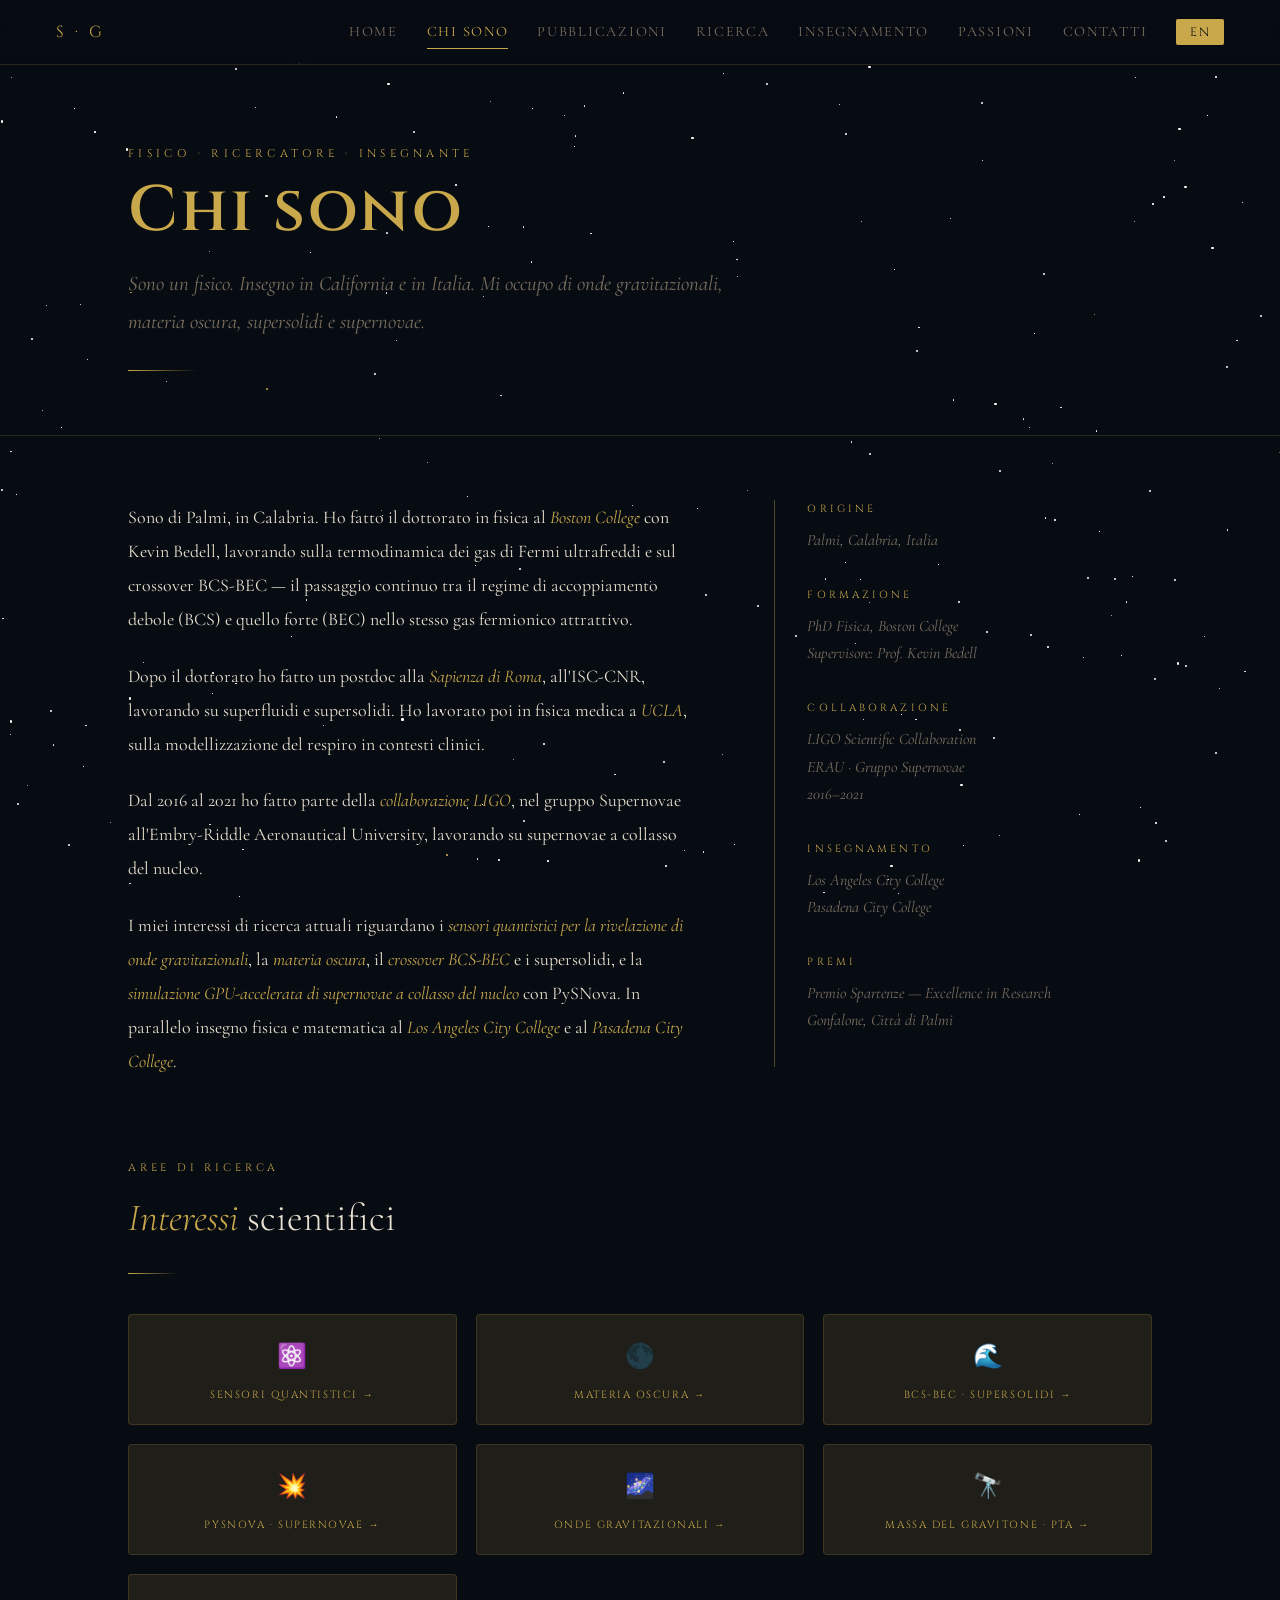
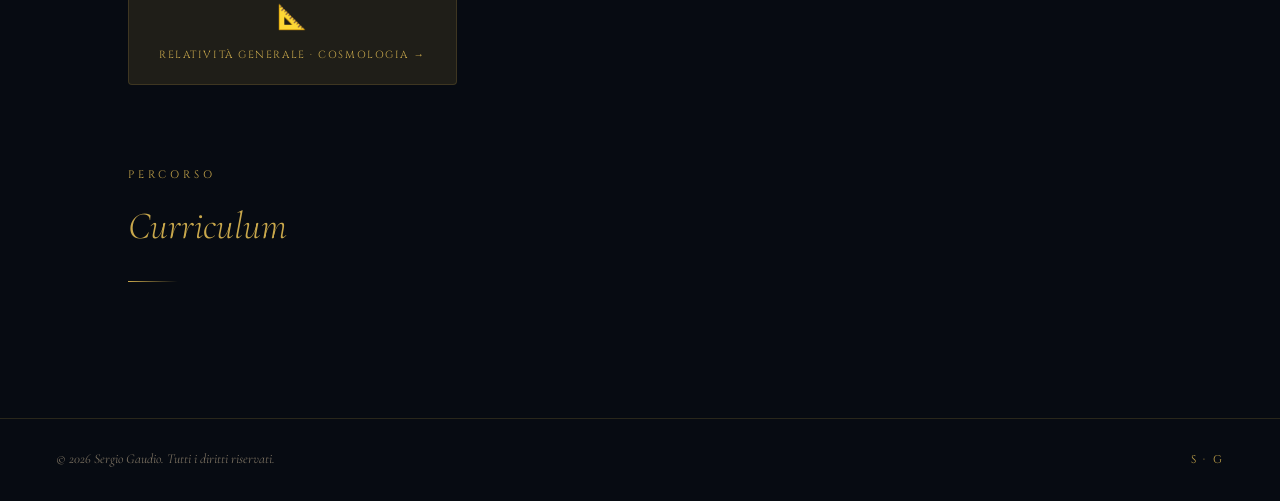
<file: about.html>
<!DOCTYPE html>
<html lang="it" data-lang="it">
<head>
<meta charset="UTF-8">
<meta name="viewport" content="width=device-width, initial-scale=1.0">
<title>Chi sono — Sergio Gaudio</title>
  <meta name="description" content="Sergio Gaudio: physicist from Palmi, Calabria. PhD at Boston College, postdoc at La Sapienza Rome and UCLA, LIGO collaboration 2016–2021. Teaching at LACC and Pasadena City College.">
  <meta name="keywords" content="Sergio Gaudio biography, physicist, Boston College, La Sapienza, UCLA, LIGO collaboration, Los Angeles City College">
  <meta name="author" content="Sergio Gaudio">
  <meta name="robots" content="index, follow">
  <meta property="og:type" content="website">
  <meta property="og:site_name" content="Sergio Gaudio">
  <meta property="og:locale" content="it_IT">
  <meta property="og:title" content="Chi sono — Sergio Gaudio">
  <meta property="og:description" content="Sergio Gaudio: physicist from Palmi, Calabria. PhD at Boston College, postdoc at La Sapienza Rome and UCLA, LIGO collaboration 2016–2021. Teaching at LACC and Pasadena City College.">
  <meta property="og:url" content="https://gaudios.github.io/sergiogaudio/about.html">
<link rel="stylesheet" href="style.css">
<style>
.bio-grid {
  display:grid; grid-template-columns:1.5fr 1fr;
  gap:5rem; align-items:start; margin-bottom:5rem;
}
.bio-text p {
  font-family:'Cormorant Garamond',serif; font-size:1.12rem;
  color:var(--text); line-height:1.9; margin-bottom:1.4rem;
}
.bio-text p:last-child { margin-bottom:0; }
.bio-text em { color:var(--gold); font-style:italic; }

.bio-aside {
  border-left:1px solid var(--border2); padding-left:2rem;
  position:sticky; top:7rem;
}
.aside-block { margin-bottom:2rem; }
.aside-label {
  font-family:'Cinzel',serif; font-size:0.65rem; letter-spacing:0.3em;
  color:var(--gold); text-transform:uppercase; margin-bottom:0.5rem;
}
.aside-val {
  font-family:'Cormorant Garamond',serif; font-size:1rem;
  color:var(--text-dim); font-style:italic; line-height:1.7;
}

/* Timeline */
.cv-section { margin-top:5rem; }
.cv-head {
  font-family:'Cinzel',serif; font-size:0.68rem; letter-spacing:0.35em;
  color:var(--gold); text-transform:uppercase; margin-bottom:0.4rem;
}
.cv-title {
  font-family:'Cormorant Garamond',serif; font-size:clamp(1.6rem,3vw,2.4rem);
  font-weight:300; color:var(--text); margin-bottom:0.3rem;
}
.cv-title em { color:var(--gold); font-style:italic; }
.cv-rule { width:50px; height:1px; background:linear-gradient(to right,var(--gold),transparent); margin:1.2rem 0 2.5rem; }

.timeline { position:relative; padding-left:2.8rem; }
.timeline::before {
  content:''; position:absolute; left:0.6rem; top:0.5rem; bottom:0.5rem;
  width:1px; background:linear-gradient(to bottom,var(--gold),rgba(201,168,76,0.05));
}
.tl-item {
  position:relative; margin-bottom:2.5rem;
  opacity:0; transform:translateX(-14px);
  transition:opacity 0.55s ease, transform 0.55s ease;
}
.tl-item.in { opacity:1; transform:none; }
.tl-dot {
  position:absolute; left:-2.8rem; top:0.45rem;
  width:11px; height:11px; border-radius:50%;
  border:2px solid var(--gold); background:var(--bg); transition:background 0.3s;
}
.tl-item:hover .tl-dot { background:var(--gold); }
.tl-yr {
  font-family:'Cinzel',serif; font-size:0.65rem; letter-spacing:0.2em;
  color:var(--gold); text-transform:uppercase; margin-bottom:0.15rem;
}
.tl-role {
  font-family:'Cormorant Garamond',serif; font-size:1.15rem;
  font-weight:500; color:var(--text); margin-bottom:0.12rem;
}
.tl-where {
  font-family:'Cormorant Garamond',serif; font-style:italic;
  font-size:0.95rem; color:var(--text-dim);
}

/* Research fields */
.fields-grid {
  display:grid; grid-template-columns:repeat(3,1fr);
  gap:1.2rem; margin-top:2.5rem;
}
.field-tag {
  border:1px solid var(--border); border-radius:4px;
  padding:1.2rem 1.4rem; text-align:center;
  transition:all 0.3s; background:var(--gold-dim);
}
.field-tag:hover { border-color:var(--border2); background:rgba(201,168,76,0.18); }
.field-icon { font-size:1.5rem; margin-bottom:0.5rem; }
.field-name {
  font-family:'Cinzel',serif; font-size:0.65rem; letter-spacing:0.15em;
  color:var(--gold); text-transform:uppercase;
}

@media(max-width:900px) {
  .bio-grid { grid-template-columns:1fr; gap:3rem; }
  .bio-aside { border-left:none; border-top:1px solid var(--border2); padding-left:0; padding-top:2rem; position:static; }
  .fields-grid { grid-template-columns:1fr 1fr; }
}
@media(max-width:560px) { .fields-grid { grid-template-columns:1fr; } }
</style>
</head>
<body>
<div id="stars"></div>

<nav>
  <a class="nav-logo" href="index.html">S · G</a>
  <div class="nav-links">
    <a href="index.html" data-it="Home" data-en="Home">Home</a>
    <a href="about.html" class="active" data-it="Chi sono" data-en="About">Chi sono</a>
    <a href="publications.html" data-it="Pubblicazioni" data-en="Publications">Pubblicazioni</a>
    <a href="research.html" data-it="Ricerca" data-en="Research">Ricerca</a>
    <a href="teaching.html" data-it="Insegnamento" data-en="Teaching">Insegnamento</a>
    <a href="passions.html" data-it="Passioni" data-en="Passions">Passioni</a>
    <a href="contact.html" data-it="Contatti" data-en="Contact">Contatti</a>
    <button class="lang-btn" id="lang-toggle">EN</button>
  </div>
</nav>

<div class="page-hero">
  <div class="page-eyebrow" data-it="Fisico · Ricercatore · Insegnante" data-en="Physicist · Researcher · Educator">Fisico · Ricercatore · Insegnante</div>
  <h1 class="page-title" data-it="<span>Chi sono</span>" data-en="<span>About me</span>"><span>Chi sono</span></h1>
  <p class="page-subtitle"
     data-it="Sono un fisico. Insegno in California e in Italia. Mi occupo di onde gravitazionali, materia oscura, supersolidi e supernovae."
     data-en="I am a physicist. I teach in California and in Italy. My research is on gravitational waves, dark matter, supersolids, and supernovae.">
    Sono un fisico. Insegno in California e in Italia. Mi occupo di onde gravitazionali, materia oscura, supersolidi e supernovae.
  </p>
  <div class="page-rule"></div>
</div>

<div class="page-content">

  <div class="bio-grid">
    <div class="bio-text reveal">
      <p data-it="Sono di Palmi, in Calabria. Ho fatto il dottorato in fisica al <em>Boston College</em> con Kevin Bedell, lavorando sulla termodinamica dei gas di Fermi ultrafreddi e sul crossover BCS-BEC — il passaggio continuo tra il regime di accoppiamento debole (BCS) e quello forte (BEC) nello stesso gas fermionico attrattivo."
         data-en="I am from Palmi, in Calabria. I did my PhD in physics at <em>Boston College</em> with Kevin Bedell, working on the thermodynamics of ultracold Fermi gases and the BCS-BEC crossover — the smooth transition between the weak-coupling (BCS) and strong-coupling (BEC) regimes in the same attractive Fermi gas.">
        Sono di Palmi, in Calabria. Ho fatto il dottorato in fisica al <em>Boston College</em> con Kevin Bedell, lavorando sulla termodinamica dei gas di Fermi ultrafreddi e sul crossover BCS-BEC — il passaggio continuo tra il regime di accoppiamento debole (BCS) e quello forte (BEC) nello stesso gas fermionico attrattivo.
      </p>
      <p data-it="Dopo il dottorato ho fatto un postdoc alla <em>Sapienza di Roma</em>, all'ISC-CNR, lavorando su superfluidi e supersolidi. Ho lavorato poi in fisica medica a <em>UCLA</em>, sulla modellizzazione del respiro in contesti clinici."
         data-en="After my doctorate I was a postdoc at <em>La Sapienza in Rome</em>, at ISC-CNR, working on superfluids and supersolids. I then worked in medical physics at <em>UCLA</em>, on breathing motion modelling for clinical applications.">
        Dopo il dottorato ho fatto un postdoc alla <em>Sapienza di Roma</em>, all'ISC-CNR, lavorando su superfluidi e supersolidi. Ho lavorato poi in fisica medica a <em>UCLA</em>, sulla modellizzazione del respiro in contesti clinici.
      </p>
      <p data-it="Dal 2016 al 2021 ho fatto parte della <em>collaborazione LIGO</em>, nel gruppo Supernovae all'Embry-Riddle Aeronautical University, lavorando su supernovae a collasso del nucleo."
         data-en="From 2016 to 2021 I was part of the <em>LIGO collaboration</em>, in the Supernovae group at Embry-Riddle Aeronautical University, working on core-collapse supernovae.">
        Dal 2016 al 2021 ho fatto parte della <em>collaborazione LIGO</em>, nel gruppo Supernovae all'Embry-Riddle Aeronautical University, lavorando su supernovae a collasso del nucleo.
      </p>
      <p data-it="I miei interessi di ricerca attuali riguardano i <em>sensori quantistici per la rivelazione di onde gravitazionali</em>, la <em>materia oscura</em>, il <em>crossover BCS-BEC</em> e i supersolidi, e la <em>simulazione GPU-accelerata di supernovae a collasso del nucleo</em> con PySNova. In parallelo insegno fisica e matematica al <em>Los Angeles City College</em> e al <em>Pasadena City College</em>."
         data-en="I currently work on <em>quantum sensors for gravitational waves</em>, <em>dark matter</em>, the <em>BCS-BEC crossover</em> and supersolids, and numerical simulation of supernovae (<em>PySNova</em>). I teach at <em>Los Angeles City College</em> and <em>Pasadena City College</em>.">
        I miei interessi di ricerca attuali riguardano i <em>sensori quantistici per la rivelazione di onde gravitazionali</em>, la <em>materia oscura</em>, il <em>crossover BCS-BEC</em> e i supersolidi, e la <em>simulazione GPU-accelerata di supernovae a collasso del nucleo</em> con PySNova. In parallelo insegno fisica e matematica al <em>Los Angeles City College</em> e al <em>Pasadena City College</em>.
      </p>

    </div>

    <div class="bio-aside reveal">
      <div class="aside-block">
        <div class="aside-label" data-it="Origine" data-en="Origin">Origine</div>
        <div class="aside-val">Palmi, Calabria, Italia</div>
      </div>
      <div class="aside-block">
        <div class="aside-label" data-it="Formazione" data-en="Education">Formazione</div>
        <div class="aside-val" data-it="PhD Fisica, Boston College<br>Supervisore: Prof. Kevin Bedell" data-en="PhD Physics, Boston College<br>Advisor: Prof. Kevin Bedell">PhD Fisica, Boston College<br>Supervisore: Prof. Kevin Bedell</div>
      </div>
      <div class="aside-block">
        <div class="aside-label" data-it="Collaborazione" data-en="Collaboration">Collaborazione</div>
        <div class="aside-val" data-it="LIGO Scientific Collaboration<br>ERAU · Gruppo Supernovae<br>2016–2021" data-en="LIGO Scientific Collaboration<br>ERAU · Supernovae group<br>2016–2021">LIGO Scientific Collaboration<br>ERAU · Gruppo Supernovae<br>2016–2021</div>
      </div>
      <div class="aside-block">
        <div class="aside-label" data-it="Insegnamento" data-en="Teaching">Insegnamento</div>
        <div class="aside-val" data-it="Los Angeles City College<br>Pasadena City College" data-en="Los Angeles City College<br>Pasadena City College">Los Angeles City College<br>Pasadena City College</div>
      </div>
      <div class="aside-block">
        <div class="aside-label" data-it="Premi" data-en="Awards">Premi</div>
        <div class="aside-val" data-it="Premio Spartenze — Excellence in Research<br>Gonfalone, Città di Palmi" data-en="Premio Spartenze — Excellence in Research<br>Gonfalone, City of Palmi">Premio Spartenze — Excellence in Research<br>Gonfalone, Città di Palmi</div>
      </div>
    </div>
  </div>

  <!-- RESEARCH FIELDS -->
  <div class="cv-head reveal" data-it="Aree di ricerca" data-en="Research areas">Aree di ricerca</div>
  <div class="cv-title reveal" data-it="<em>Interessi</em> scientifici" data-en="Scientific <em>interests</em>"><em>Interessi</em> scientifici</div>
  <div class="cv-rule"></div>
  <div class="fields-grid">
    <a class="field-tag" href="quantum-sensors.html" style="text-decoration:none;display:block;cursor:pointer;">
      <div class="field-icon">⚛️</div>
      <div class="field-name" data-it="Sensori quantistici →" data-en="Quantum sensors →">Sensori quantistici →</div>
    </a>
    <a class="field-tag" href="dark-matter.html" style="text-decoration:none;display:block;cursor:pointer;">
      <div class="field-icon">🌑</div>
      <div class="field-name" data-it="Materia oscura →" data-en="Dark matter →">Materia oscura →</div>
    </a>
    <a class="field-tag" href="bcs-bec.html" style="text-decoration:none;display:block;cursor:pointer;">
      <div class="field-icon">🌊</div>
      <div class="field-name" data-it="BCS-BEC · Supersolidi →" data-en="BCS-BEC · Supersolids →">BCS-BEC · Supersolidi →</div>
    </a>
    <a class="field-tag" href="pysnova.html" style="text-decoration:none;display:block;cursor:pointer;">
      <div class="field-icon">💥</div>
      <div class="field-name" data-it="PySNova · Supernovae →" data-en="PySNova · Supernovae →">PySNova · Supernovae →</div>
    </a>
    <a class="field-tag" href="gravitational-waves.html" style="text-decoration:none;display:block;cursor:pointer;">
      <div class="field-icon">🌌</div>
      <div class="field-name" data-it="Onde gravitazionali →" data-en="Gravitational waves →">Onde gravitazionali →</div>
    </a>
    <a class="field-tag" href="graviton-mass.html" style="text-decoration:none;display:block;cursor:pointer;">
      <div class="field-icon">🔭</div>
      <div class="field-name" data-it="Massa del gravitone · PTA →" data-en="Graviton mass · PTA →">Massa del gravitone · PTA →</div>
    </a>
    <a class="field-tag" href="general-relativity.html" style="text-decoration:none;display:block;cursor:pointer;">
      <div class="field-icon">📐</div>
      <div class="field-name" data-it="Relatività generale · Cosmologia →" data-en="General relativity · Cosmology →">Relatività generale · Cosmologia →</div>
    </a>
  </div>

  <!-- TIMELINE -->
  <div class="cv-section">
    <div class="cv-head reveal" data-it="Percorso" data-en="Path">Percorso</div>
    <div class="cv-title reveal"><em>Curriculum</em></div>
    <div class="cv-rule"></div>
    <div class="timeline">
    </div>
  </div>

</div>

<footer>
  <div class="footer-copy" data-it="© 2026 Sergio Gaudio. Tutti i diritti riservati." data-en="© 2026 Sergio Gaudio. All rights reserved.">© 2026 Sergio Gaudio. Tutti i diritti riservati.</div>
  <div class="footer-sig">S · G</div>
</footer>

<script src="main.js"></script>
<script>
const tlObs = new IntersectionObserver(entries => {
  entries.forEach((e, i) => {
    if (e.isIntersecting) setTimeout(() => e.target.classList.add('in'), i * 100);
  });
}, { threshold: 0.1 });
document.querySelectorAll('.tl-item').forEach(el => tlObs.observe(el));
</script>
</body>
</html>
</file>
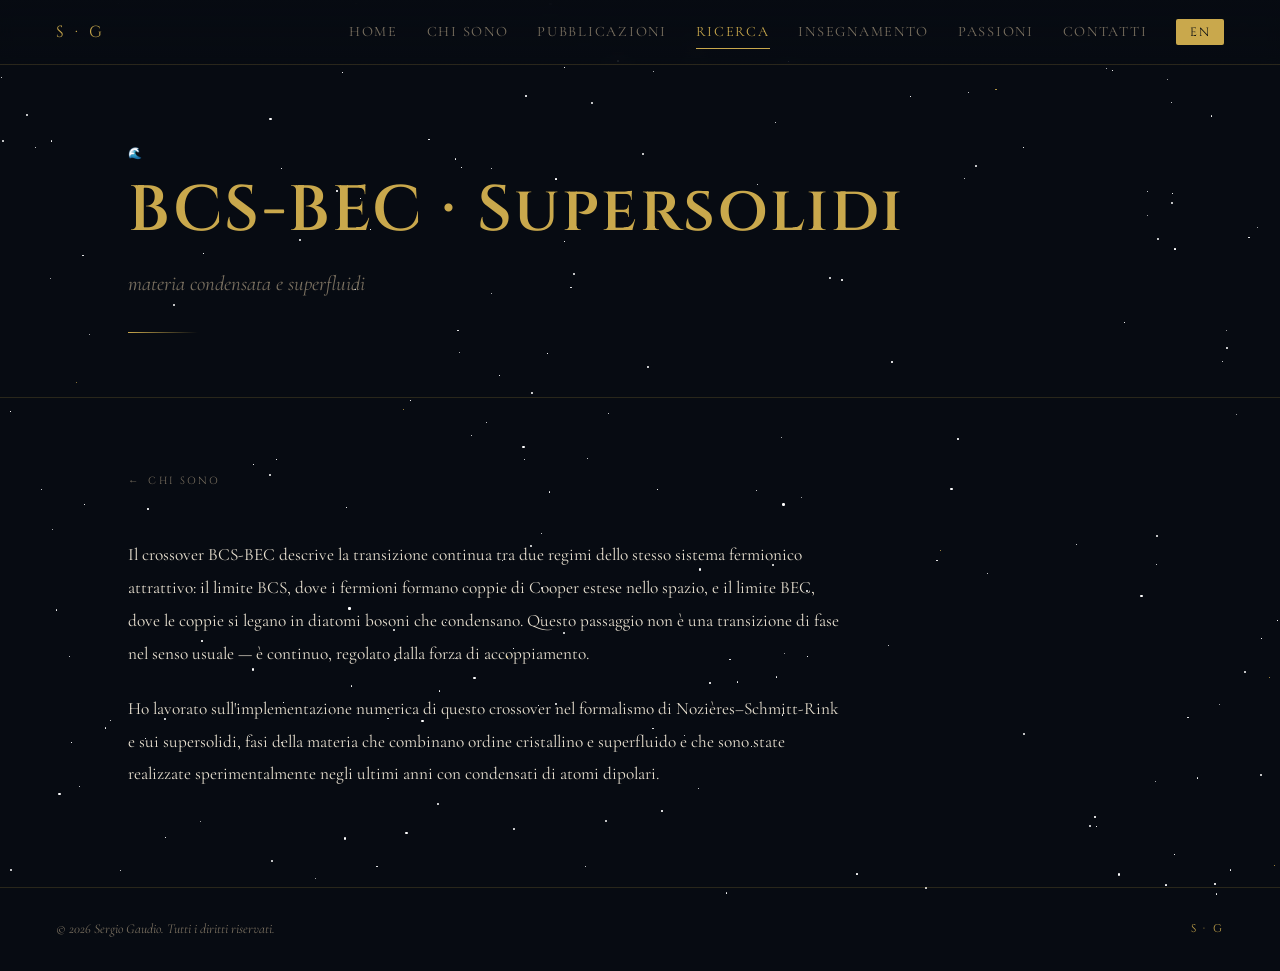
<file: bcs-bec.html>
<!DOCTYPE html>
<html lang="it" data-lang="it">
<head>
<meta charset="UTF-8">
<meta name="viewport" content="width=device-width, initial-scale=1.0">
<title>BCS-BEC · Supersolidi — Sergio Gaudio</title>
  <meta name="description" content="Research area page on BCS-BEC · Supersolidi — Sergio Gaudio by physicist Sergio Gaudio.">
  <meta name="author" content="Sergio Gaudio">
  <meta name="robots" content="index, follow">
  <meta property="og:title" content="BCS-BEC · Supersolidi — Sergio Gaudio">
  <meta property="og:url" content="https://gaudios.github.io/sergiogaudio/bcs-bec.html">
<link rel="stylesheet" href="style.css">
<style>
.area-body { max-width:720px; }
.area-body p {
  font-family:'Cormorant Garamond',serif; font-size:1.08rem;
  color:var(--text); line-height:1.9; margin-bottom:1.4rem;
}
.area-body p:last-child { margin-bottom:0; }
.area-body em { color:var(--gold); font-style:italic; }
.back-link {
  display:inline-flex; align-items:center; gap:0.5rem;
  font-family:'Cinzel',serif; font-size:0.65rem; letter-spacing:0.2em;
  color:var(--text-dim); text-decoration:none; text-transform:uppercase;
  margin-bottom:3rem; transition:color 0.3s;
}
.back-link:hover { color:var(--gold); }
</style>
</head>
<body>
<div id="stars"></div>

<nav>
  <a class="nav-logo" href="index.html">S · G</a>
  <div class="nav-links">
    <a href="index.html" data-it="Home" data-en="Home">Home</a>
    <a href="about.html" data-it="Chi sono" data-en="About">Chi sono</a>
    <a href="publications.html" data-it="Pubblicazioni" data-en="Publications">Pubblicazioni</a>
    <a href="research.html" class="active" data-it="Ricerca" data-en="Research">Ricerca</a>
    <a href="teaching.html" data-it="Insegnamento" data-en="Teaching">Insegnamento</a>
    <a href="passions.html" data-it="Passioni" data-en="Passions">Passioni</a>
    <a href="contact.html" data-it="Contatti" data-en="Contact">Contatti</a>
    <button class="lang-btn" id="lang-toggle">EN</button>
  </div>
</nav>

<div class="page-hero">
  <div class="page-eyebrow">🌊</div>
  <h1 class="page-title" data-it="<span>BCS-BEC · Supersolidi</span>" data-en="<span>BCS-BEC · Supersolids</span>"><span>BCS-BEC · Supersolidi</span></h1>
    <p class="page-subtitle" data-it="materia condensata e superfluidi" data-en="condensed matter and superfluids">materia condensata e superfluidi</p>
  <div class="page-rule"></div>
</div>

<div class="page-content">
  <a class="back-link" href="about.html">← <span data-it="Chi sono" data-en="About">Chi sono</span></a>
  <div class="area-body reveal">
    <p data-it="Il crossover BCS-BEC descrive la transizione continua tra due regimi dello stesso sistema fermionico attrattivo: il limite BCS, dove i fermioni formano coppie di Cooper estese nello spazio, e il limite BEC, dove le coppie si legano in diatomi bosoni che condensano. Questo passaggio non è una transizione di fase nel senso usuale — è continuo, regolato dalla forza di accoppiamento." data-en="The BCS-BEC crossover describes the smooth transition between two regimes of the same attractive Fermi system: the BCS limit, where fermions form spatially extended Cooper pairs, and the BEC limit, where the pairs bind into bosonic dimers that condense. This passage is not a phase transition in the usual sense — it is continuous, governed by the coupling strength.">Il crossover BCS-BEC descrive la transizione continua tra due regimi dello stesso sistema fermionico attrattivo: il limite BCS, dove i fermioni formano coppie di Cooper estese nello spazio, e il limite BEC, dove le coppie si legano in diatomi bosoni che condensano. Questo passaggio non è una transizione di fase nel senso usuale — è continuo, regolato dalla forza di accoppiamento.</p>
    <p data-it="Ho lavorato sull'implementazione numerica di questo crossover nel formalismo di Nozières–Schmitt-Rink e sui supersolidi, fasi della materia che combinano ordine cristallino e superfluido e che sono state realizzate sperimentalmente negli ultimi anni con condensati di atomi dipolari." data-en="I have worked on the numerical implementation of this crossover within the Nozières–Schmitt-Rink formalism and on supersolids, phases of matter that combine crystalline and superfluid order, which have been realised experimentally in recent years with dipolar atom condensates.">Ho lavorato sull'implementazione numerica di questo crossover nel formalismo di Nozières–Schmitt-Rink e sui supersolidi, fasi della materia che combinano ordine cristallino e superfluido e che sono state realizzate sperimentalmente negli ultimi anni con condensati di atomi dipolari.</p>

  </div>
</div>

<footer>
  <div class="footer-copy" data-it="© 2026 Sergio Gaudio. Tutti i diritti riservati." data-en="© 2026 Sergio Gaudio. All rights reserved.">© 2026 Sergio Gaudio. Tutti i diritti riservati.</div>
  <div class="footer-sig">S · G</div>
</footer>

<script src="main.js"></script>
</body>
</html>
</file>
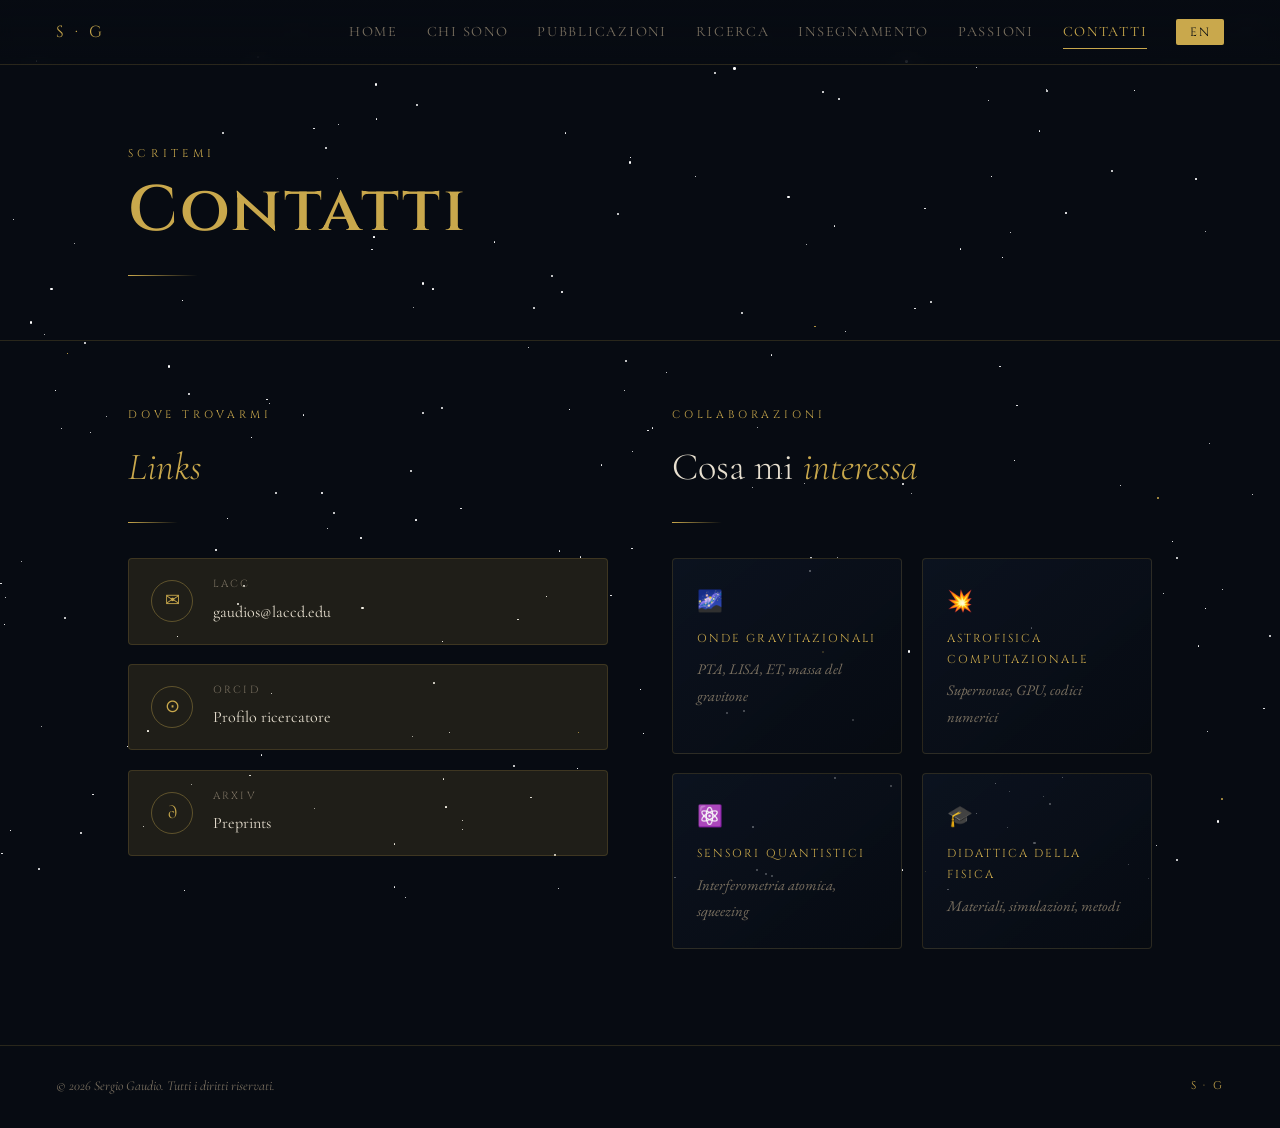
<file: contact.html>
<!DOCTYPE html>
<html lang="it" data-lang="it">
<head>
<meta charset="UTF-8">
<meta name="viewport" content="width=device-width, initial-scale=1.0">
<title>Contatti — Sergio Gaudio</title>
  <meta name="description" content="Contact Sergio Gaudio: LACC email, ORCID profile, arXiv preprints, ResearchGate.">
  <meta name="keywords" content="Sergio Gaudio contact, email, ORCID, arXiv, ResearchGate">
  <meta name="author" content="Sergio Gaudio">
  <meta name="robots" content="index, follow">
  <meta property="og:type" content="website">
  <meta property="og:site_name" content="Sergio Gaudio">
  <meta property="og:locale" content="it_IT">
  <meta property="og:title" content="Contatti — Sergio Gaudio">
  <meta property="og:description" content="Contact Sergio Gaudio: LACC email, ORCID profile, arXiv preprints, ResearchGate.">
  <meta property="og:url" content="https://gaudios.github.io/sergiogaudio/contact.html">
<link rel="stylesheet" href="style.css">
<style>
.contact-grid { display:grid; grid-template-columns:1fr 1fr; gap:4rem; align-items:start; }
.contact-text p { color:var(--text-dim); margin-bottom:1.2rem; line-height:1.78; }
.contact-links { display:flex; flex-direction:column; gap:1.2rem; }
.c-link {
  display:flex; align-items:center; gap:1.2rem;
  font-family:'Cormorant Garamond',serif; font-size:1.1rem;
  color:var(--text); text-decoration:none; transition:color 0.3s;
  padding:1rem 1.4rem; border:1px solid var(--border); border-radius:4px;
  background:var(--gold-dim); transition:all 0.3s;
}
.c-link:hover { color:var(--gold); border-color:var(--border2); background:rgba(201,168,76,0.18); }
.c-icon {
  width:42px; height:42px; border:1px solid var(--border2);
  display:flex; align-items:center; justify-content:center;
  border-radius:50%; font-size:1.1rem; color:var(--gold); flex-shrink:0;
  transition:background 0.3s;
}
.c-link:hover .c-icon { background:var(--gold-dim); }
.c-info {}
.c-label {
  font-family:'Cinzel',serif; font-size:0.65rem; letter-spacing:0.22em;
  color:var(--text-dim); text-transform:uppercase; display:block; margin-bottom:0.1rem;
}
.c-val { font-size:1rem; color:var(--text); }
.collab-grid { display:grid; grid-template-columns:repeat(auto-fit,minmax(220px,1fr)); gap:1.2rem; margin-top:0.5rem; }
.collab-item {
  border:1px solid var(--border); border-radius:4px; padding:1.4rem 1.5rem;
  background:linear-gradient(140deg,rgba(15,24,40,0.6),rgba(7,11,18,0.8));
}
.collab-icon { font-size:1.3rem; margin-bottom:0.6rem; }
.collab-title {
  font-family:'Cinzel',serif; font-size:0.72rem; letter-spacing:0.18em;
  color:var(--gold); text-transform:uppercase; margin-bottom:0.4rem;
}
.collab-desc { font-size:0.92rem; color:var(--text-dim); font-style:italic; }

@media(max-width:800px){
  .contact-grid{ grid-template-columns:1fr; gap:2.5rem; }
}
</style>
</head>
<body>
<div id="stars"></div>

<nav>
  <a class="nav-logo" href="index.html">S · G</a>
  <div class="nav-links">
    <a href="index.html" data-it="Home" data-en="Home">Home</a>
    <a href="about.html" data-it="Chi sono" data-en="About">Chi sono</a>
    <a href="publications.html" data-it="Pubblicazioni" data-en="Publications">Pubblicazioni</a>
    <a href="research.html" data-it="Ricerca" data-en="Research">Ricerca</a>
    <a href="teaching.html" data-it="Insegnamento" data-en="Teaching">Insegnamento</a>
    <a href="passions.html" data-it="Passioni" data-en="Passions">Passioni</a>
    <a href="contact.html" class="active" data-it="Contatti" data-en="Contact">Contatti</a>
    <button class="lang-btn" id="lang-toggle">EN</button>
  </div>
</nav>

<div class="page-hero">
  <div class="page-eyebrow" data-it="Scritemi" data-en="Reach out">Scrivetemi</div>
  <h1 class="page-title" data-it="<span>Contatti</span>" data-en="<span>Contact</span>"><span>Contatti</span></h1>

  <div class="page-rule"></div>
</div>

<div class="page-content">

  <div class="contact-grid">
    <div class="reveal">
      <div class="s-label" data-it="Dove trovarmi" data-en="Where to find me">Dove trovarmi</div>
      <h2 class="s-title" data-it="<em>Links</em>" data-en="<em>Links</em>"><em>Links</em></h2>
      <div class="s-rule"></div>
      <div class="contact-links">
        <a class="c-link" id="email-link" href="#">
          <div class="c-icon">✉</div>
          <div class="c-info">
            <span class="c-label">LACC</span>
            <span class="c-val" id="email-text">&#9993;</span>
          </div>
        </a>
        <a class="c-link" href="https://orcid.org/0000-0002-9645-5979" target="_blank" rel="noopener">
          <div class="c-icon">⊙</div>
          <div class="c-info">
            <span class="c-label">ORCID</span>
            <span class="c-val" data-it="Profilo ricercatore" data-en="Researcher profile">Profilo ricercatore</span>
          </div>
        </a>
        <a class="c-link" href="https://arxiv.org/search/?query=Gaudio%2C+S.&searchtype=author" target="_blank" rel="noopener">
          <div class="c-icon">∂</div>
          <div class="c-info">
            <span class="c-label">arXiv</span>
            <span class="c-val">Preprints</span>
          </div>
        </a>
      </div>
    </div>

    <div class="reveal">
      <div class="s-label" data-it="Collaborazioni" data-en="Collaborations">Collaborazioni</div>
      <h2 class="s-title" data-it="Cosa mi <em>interessa</em>" data-en="What <em>interests</em> me">Cosa mi <em>interessa</em></h2>
      <div class="s-rule"></div>
      <div class="collab-grid">
        <div class="collab-item">
          <div class="collab-icon">🌌</div>
          <div class="collab-title" data-it="Onde gravitazionali" data-en="Gravitational Waves">Onde gravitazionali</div>
          <p class="collab-desc" data-it="PTA, LISA, ET, massa del gravitone" data-en="PTA, LISA, ET, graviton mass">PTA, LISA, ET, massa del gravitone</p>
        </div>
        <div class="collab-item">
          <div class="collab-icon">💥</div>
          <div class="collab-title" data-it="Astrofisica computazionale" data-en="Computational Astrophysics">Astrofisica computazionale</div>
          <p class="collab-desc" data-it="Supernovae, GPU, codici numerici" data-en="Supernovae, GPU, numerical codes">Supernovae, GPU, codici numerici</p>
        </div>
        <div class="collab-item">
          <div class="collab-icon">⚛️</div>
          <div class="collab-title" data-it="Sensori quantistici" data-en="Quantum Sensors">Sensori quantistici</div>
          <p class="collab-desc" data-it="Interferometria atomica, squeezing" data-en="Atomic interferometry, squeezing">Interferometria atomica, squeezing</p>
        </div>
        <div class="collab-item">
          <div class="collab-icon">🎓</div>
          <div class="collab-title" data-it="Didattica della fisica" data-en="Physics Education">Didattica della fisica</div>
          <p class="collab-desc" data-it="Materiali, simulazioni, metodi" data-en="Materials, simulations, methods">Materiali, simulazioni, metodi</p>
        </div>
      </div>
    </div>
  </div>

</div>

<footer>
  <div class="footer-copy" data-it="© 2026 Sergio Gaudio. Tutti i diritti riservati." data-en="© 2026 Sergio Gaudio. All rights reserved.">© 2026 Sergio Gaudio. Tutti i diritti riservati.</div>
  <div class="footer-sig">S · G</div>
</footer>

<script src="main.js"></script>

<script>
(function(){
  var u = ['g','a','u','d','i','o','s'].join('');
  var d = ['l','a','c','c','d','.','e','d','u'].join('');
  var a = u + '@' + d;
  var el = document.getElementById('email-link');
  var tx = document.getElementById('email-text');
  if(el){ el.href = 'mailto:' + a; }
  if(tx){ tx.textContent = a; }
})();
</script>
</body>
</html>
</file>
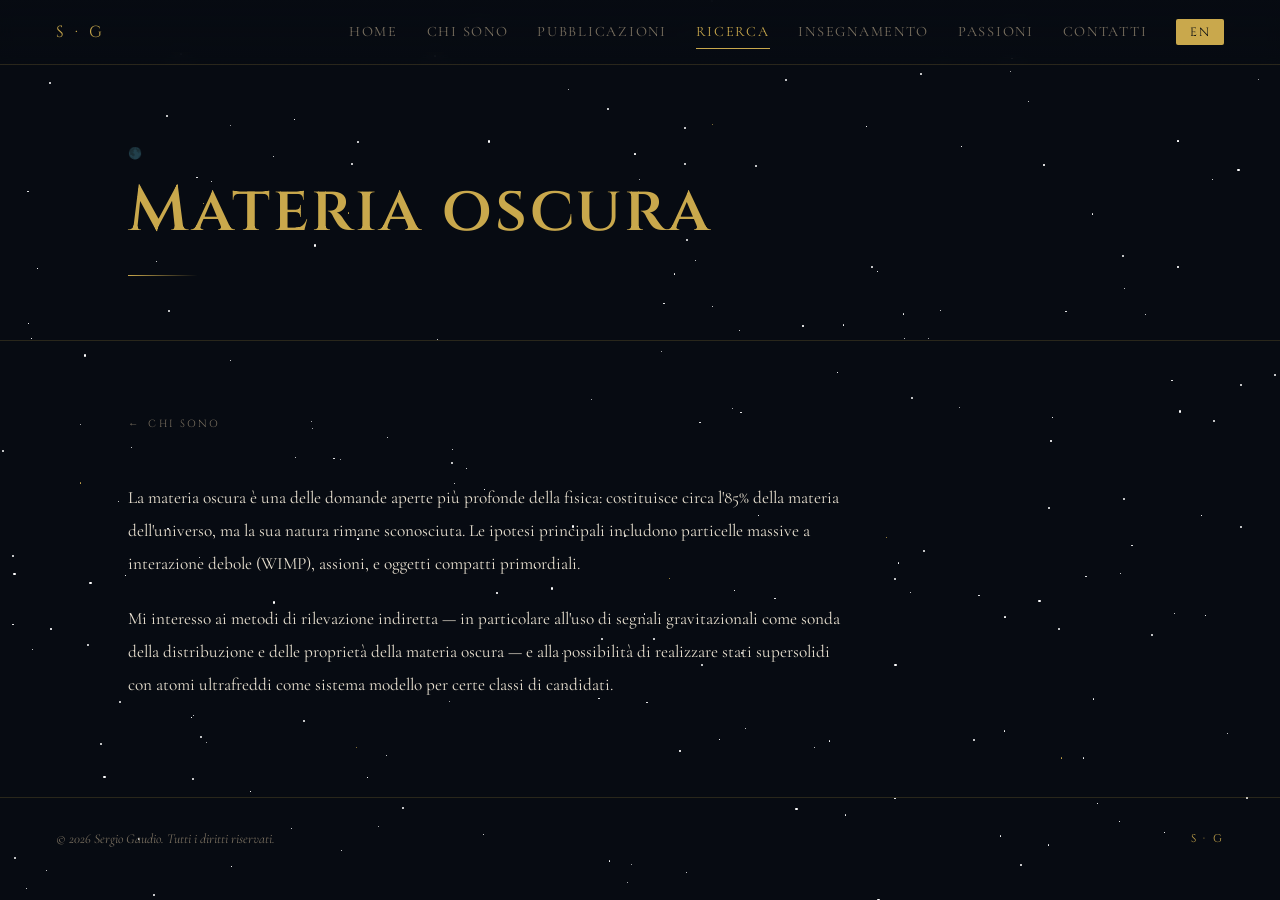
<file: dark-matter.html>
<!DOCTYPE html>
<html lang="it" data-lang="it">
<head>
<meta charset="UTF-8">
<meta name="viewport" content="width=device-width, initial-scale=1.0">
<title>Materia oscura — Sergio Gaudio</title>
  <meta name="description" content="Research area page on Materia oscura — Sergio Gaudio by physicist Sergio Gaudio.">
  <meta name="author" content="Sergio Gaudio">
  <meta name="robots" content="index, follow">
  <meta property="og:title" content="Materia oscura — Sergio Gaudio">
  <meta property="og:url" content="https://gaudios.github.io/sergiogaudio/dark-matter.html">
<link rel="stylesheet" href="style.css">
<style>
.area-body { max-width:720px; }
.area-body p {
  font-family:'Cormorant Garamond',serif; font-size:1.08rem;
  color:var(--text); line-height:1.9; margin-bottom:1.4rem;
}
.area-body p:last-child { margin-bottom:0; }
.area-body em { color:var(--gold); font-style:italic; }
.back-link {
  display:inline-flex; align-items:center; gap:0.5rem;
  font-family:'Cinzel',serif; font-size:0.65rem; letter-spacing:0.2em;
  color:var(--text-dim); text-decoration:none; text-transform:uppercase;
  margin-bottom:3rem; transition:color 0.3s;
}
.back-link:hover { color:var(--gold); }
</style>
</head>
<body>
<div id="stars"></div>

<nav>
  <a class="nav-logo" href="index.html">S · G</a>
  <div class="nav-links">
    <a href="index.html" data-it="Home" data-en="Home">Home</a>
    <a href="about.html" data-it="Chi sono" data-en="About">Chi sono</a>
    <a href="publications.html" data-it="Pubblicazioni" data-en="Publications">Pubblicazioni</a>
    <a href="research.html" class="active" data-it="Ricerca" data-en="Research">Ricerca</a>
    <a href="teaching.html" data-it="Insegnamento" data-en="Teaching">Insegnamento</a>
    <a href="passions.html" data-it="Passioni" data-en="Passions">Passioni</a>
    <a href="contact.html" data-it="Contatti" data-en="Contact">Contatti</a>
    <button class="lang-btn" id="lang-toggle">EN</button>
  </div>
</nav>

<div class="page-hero">
  <div class="page-eyebrow">🌑</div>
  <h1 class="page-title" data-it="<span>Materia oscura</span>" data-en="<span>Dark matter</span>"><span>Materia oscura</span></h1>
  
  <div class="page-rule"></div>
</div>

<div class="page-content">
  <a class="back-link" href="about.html">← <span data-it="Chi sono" data-en="About">Chi sono</span></a>
  <div class="area-body reveal">
    <p data-it="La materia oscura è una delle domande aperte più profonde della fisica: costituisce circa l'85% della materia dell'universo, ma la sua natura rimane sconosciuta. Le ipotesi principali includono particelle massive a interazione debole (WIMP), assioni, e oggetti compatti primordiali." data-en="Dark matter is one of the deepest open questions in physics: it makes up about 85% of the matter in the universe, yet its nature remains unknown. Leading hypotheses include weakly interacting massive particles (WIMPs), axions, and primordial compact objects.">La materia oscura è una delle domande aperte più profonde della fisica: costituisce circa l'85% della materia dell'universo, ma la sua natura rimane sconosciuta. Le ipotesi principali includono particelle massive a interazione debole (WIMP), assioni, e oggetti compatti primordiali.</p>
    <p data-it="Mi interesso ai metodi di rilevazione indiretta — in particolare all'uso di segnali gravitazionali come sonda della distribuzione e delle proprietà della materia oscura — e alla possibilità di realizzare stati supersolidi con atomi ultrafreddi come sistema modello per certe classi di candidati." data-en="I am interested in indirect detection methods — in particular the use of gravitational signals as a probe of dark matter distribution and properties — and in the possibility of realising supersolid states with ultracold atoms as a model system for certain candidate classes.">Mi interesso ai metodi di rilevazione indiretta — in particolare all'uso di segnali gravitazionali come sonda della distribuzione e delle proprietà della materia oscura — e alla possibilità di realizzare stati supersolidi con atomi ultrafreddi come sistema modello per certe classi di candidati.</p>

  </div>
</div>

<footer>
  <div class="footer-copy" data-it="© 2026 Sergio Gaudio. Tutti i diritti riservati." data-en="© 2026 Sergio Gaudio. All rights reserved.">© 2026 Sergio Gaudio. Tutti i diritti riservati.</div>
  <div class="footer-sig">S · G</div>
</footer>

<script src="main.js"></script>
</body>
</html>
</file>
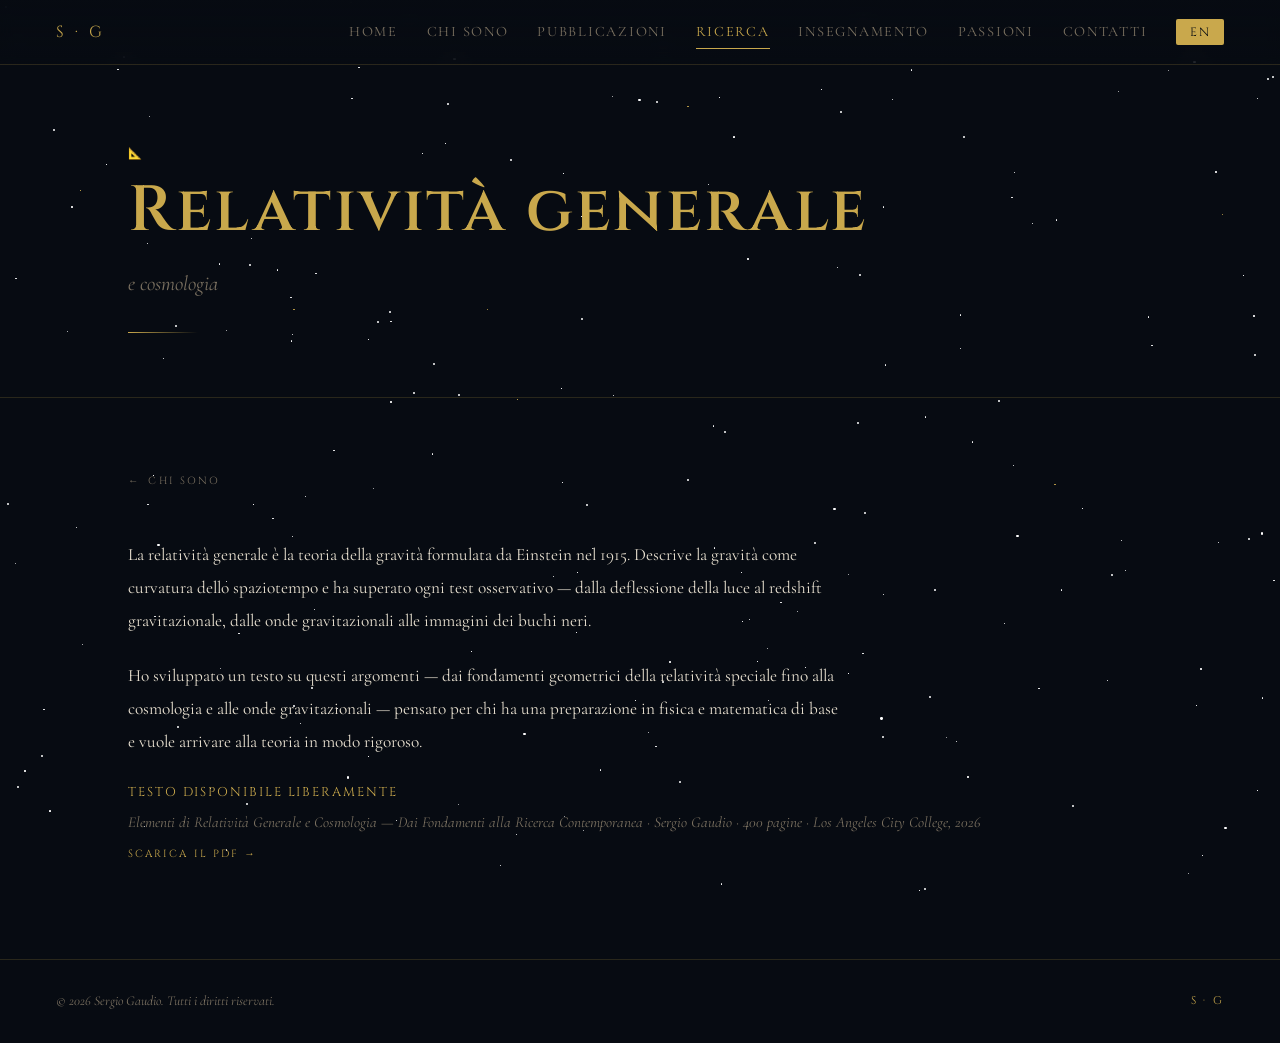
<file: general-relativity.html>
<!DOCTYPE html>
<html lang="it" data-lang="it">
<head>
<meta charset="UTF-8">
<meta name="viewport" content="width=device-width, initial-scale=1.0">
<title>Relatività Generale · Cosmologia — Sergio Gaudio</title>
<meta name="description" content="Sergio Gaudio on general relativity and cosmology. Includes the open-access textbook Elementi di Relatività Generale e Cosmologia (400 pages, LaTeX).">
<meta name="author" content="Sergio Gaudio">
<meta name="robots" content="index, follow">
<link rel="stylesheet" href="style.css">
<style>
.area-body { max-width:720px; }
.area-body p {
  font-family:'Cormorant Garamond',serif; font-size:1.08rem;
  color:var(--text); line-height:1.9; margin-bottom:1.4rem;
}
.area-body em { color:var(--gold); font-style:italic; }
.back-link {
  display:inline-flex; align-items:center; gap:0.5rem;
  font-family:'Cinzel',serif; font-size:0.65rem; letter-spacing:0.2em;
  color:var(--text-dim); text-decoration:none; text-transform:uppercase;
  margin-bottom:3rem; transition:color 0.3s;
}
.back-link:hover { color:var(--gold); }
.pdf-card {
  border:1px solid var(--border2); border-radius:4px;
  padding:2rem 2.2rem; margin-top:2.5rem;
  background:linear-gradient(135deg,rgba(201,168,76,0.07),transparent);
  display:flex; align-items:center; gap:2rem;
  text-decoration:none; transition:all 0.3s;
}
.pdf-card:hover { border-color:var(--gold); background:rgba(201,168,76,0.12); }
.pdf-icon { font-size:2.5rem; flex-shrink:0; }
.pdf-title {
  font-family:'Cinzel',serif; font-size:0.8rem; letter-spacing:0.15em;
  color:var(--gold); text-transform:uppercase; margin-bottom:0.3rem;
}
.pdf-meta {
  font-family:'Cormorant Garamond',serif; font-style:italic;
  font-size:0.95rem; color:var(--text-dim);
}
.pdf-cta {
  font-family:'Cinzel',serif; font-size:0.65rem; letter-spacing:0.2em;
  color:var(--gold); text-transform:uppercase; margin-top:0.5rem; display:block;
}
</style>
</head>
<body>
<div id="stars"></div>

<nav>
  <a class="nav-logo" href="index.html">S · G</a>
  <div class="nav-links">
    <a href="index.html" data-it="Home" data-en="Home">Home</a>
    <a href="about.html" data-it="Chi sono" data-en="About">Chi sono</a>
    <a href="publications.html" data-it="Pubblicazioni" data-en="Publications">Pubblicazioni</a>
    <a href="research.html" class="active" data-it="Ricerca" data-en="Research">Ricerca</a>
    <a href="teaching.html" data-it="Insegnamento" data-en="Teaching">Insegnamento</a>
    <a href="passions.html" data-it="Passioni" data-en="Passions">Passioni</a>
    <a href="contact.html" data-it="Contatti" data-en="Contact">Contatti</a>
    <button class="lang-btn" id="lang-toggle">EN</button>
  </div>
</nav>

<div class="page-hero">
  <div class="page-eyebrow">📐</div>
  <h1 class="page-title" data-it="<span>Relatività generale</span>" data-en="<span>General relativity</span>"><span>Relatività generale</span></h1>
  <p class="page-subtitle" data-it="e cosmologia" data-en="and cosmology">e cosmologia</p>
  <div class="page-rule"></div>
</div>

<div class="page-content">
  <a class="back-link" href="about.html">← <span data-it="Chi sono" data-en="About">Chi sono</span></a>

  <div class="area-body reveal">
    <p data-it="La relatività generale è la teoria della gravità formulata da Einstein nel 1915. Descrive la gravità come curvatura dello spaziotempo e ha superato ogni test osservativo — dalla deflessione della luce al redshift gravitazionale, dalle onde gravitazionali alle immagini dei buchi neri." data-en="General relativity is the theory of gravity formulated by Einstein in 1915. It describes gravity as the curvature of spacetime and has passed every observational test — from the deflection of light to gravitational redshift, from gravitational waves to images of black holes.">La relatività generale è la teoria della gravità formulata da Einstein nel 1915. Descrive la gravità come curvatura dello spaziotempo e ha superato ogni test osservativo — dalla deflessione della luce al redshift gravitazionale, dalle onde gravitazionali alle immagini dei buchi neri.</p>
    <p data-it="Ho sviluppato un testo su questi argomenti — dai fondamenti geometrici della relatività speciale fino alla cosmologia e alle onde gravitazionali — pensato per chi ha una preparazione in fisica e matematica di base e vuole arrivare alla teoria in modo rigoroso." data-en="I have developed a text on these topics — from the geometric foundations of special relativity through to cosmology and gravitational waves — intended for those with a basic background in physics and mathematics who wish to reach the theory rigorously.">Ho sviluppato un testo su questi argomenti — dai fondamenti geometrici della relatività speciale fino alla cosmologia e alle onde gravitazionali — pensato per chi ha una preparazione in fisica e matematica di base e vuole arrivare alla teoria in modo rigoroso.</p>

  </div>
      <div>
        <div class="pdf-title" data-it="Testo disponibile liberamente" data-en="Freely available textbook">Testo disponibile liberamente</div>
        <div class="pdf-meta" data-it="Elementi di Relatività Generale e Cosmologia — Dai Fondamenti alla Ricerca Contemporanea · Sergio Gaudio · 400 pagine · Los Angeles City College, 2026" data-en="Elementi di Relatività Generale e Cosmologia — From Foundations to Contemporary Research · Sergio Gaudio · 400 pages · Los Angeles City College, 2026">
          Elementi di Relatività Generale e Cosmologia · 400 pagine · LACC, 2026
        </div>
        <span class="pdf-cta" data-it="Scarica il PDF →" data-en="Download PDF →">Scarica il PDF →</span>
      </div>
    </a>
  </div>
</div>

<footer>
  <div class="footer-copy" data-it="© 2026 Sergio Gaudio. Tutti i diritti riservati." data-en="© 2026 Sergio Gaudio. All rights reserved.">© 2026 Sergio Gaudio. Tutti i diritti riservati.</div>
  <div class="footer-sig">S · G</div>
</footer>

<script src="main.js"></script>
</body>
</html>
</file>
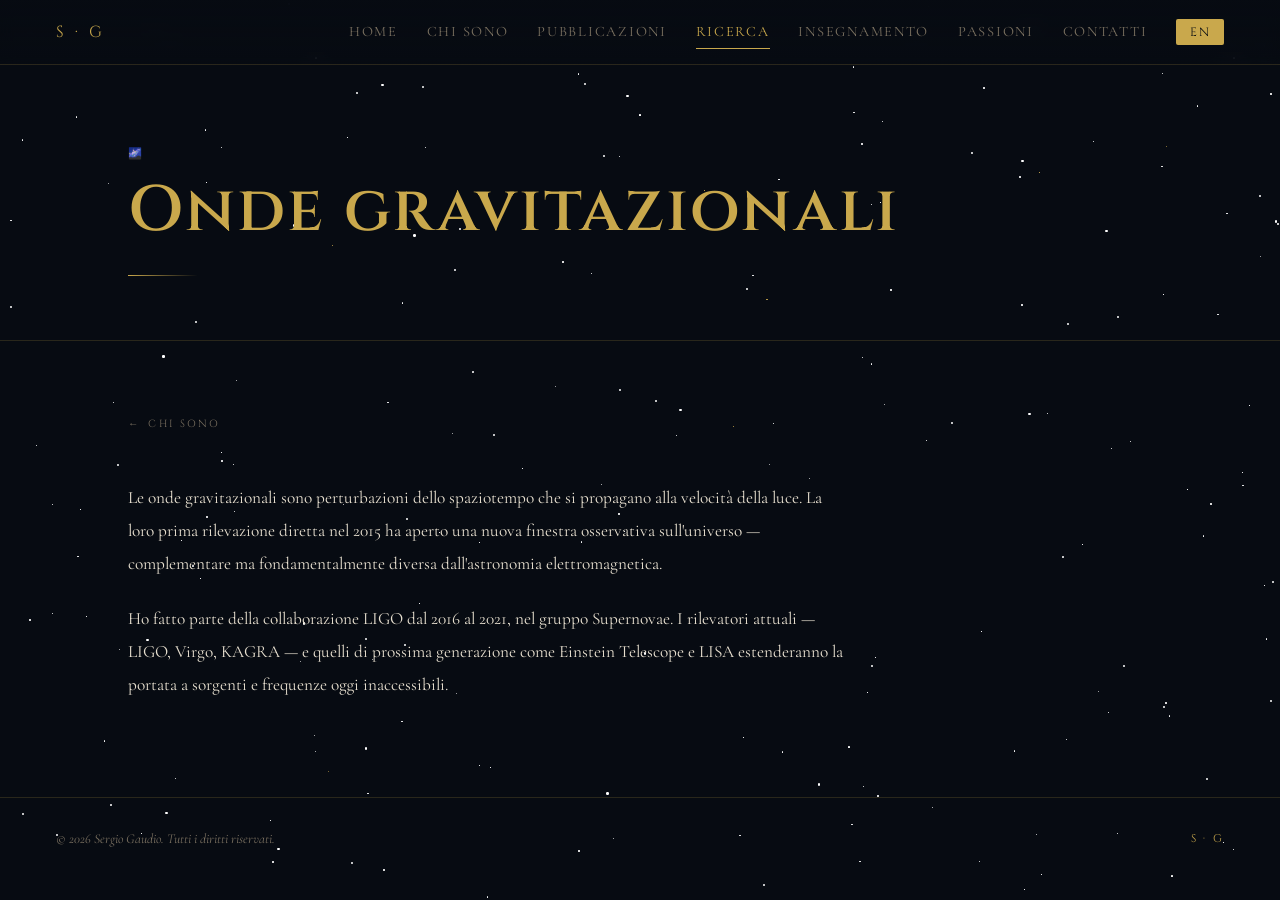
<file: gravitational-waves.html>
<!DOCTYPE html>
<html lang="it" data-lang="it">
<head>
<meta charset="UTF-8">
<meta name="viewport" content="width=device-width, initial-scale=1.0">
<title>Onde gravitazionali — Sergio Gaudio</title>
  <meta name="description" content="Research area page on Onde gravitazionali — Sergio Gaudio by physicist Sergio Gaudio.">
  <meta name="author" content="Sergio Gaudio">
  <meta name="robots" content="index, follow">
  <meta property="og:title" content="Onde gravitazionali — Sergio Gaudio">
  <meta property="og:url" content="https://gaudios.github.io/sergiogaudio/gravitational-waves.html">
<link rel="stylesheet" href="style.css">
<style>
.area-body { max-width:720px; }
.area-body p {
  font-family:'Cormorant Garamond',serif; font-size:1.08rem;
  color:var(--text); line-height:1.9; margin-bottom:1.4rem;
}
.area-body p:last-child { margin-bottom:0; }
.area-body em { color:var(--gold); font-style:italic; }
.back-link {
  display:inline-flex; align-items:center; gap:0.5rem;
  font-family:'Cinzel',serif; font-size:0.65rem; letter-spacing:0.2em;
  color:var(--text-dim); text-decoration:none; text-transform:uppercase;
  margin-bottom:3rem; transition:color 0.3s;
}
.back-link:hover { color:var(--gold); }
</style>
</head>
<body>
<div id="stars"></div>

<nav>
  <a class="nav-logo" href="index.html">S · G</a>
  <div class="nav-links">
    <a href="index.html" data-it="Home" data-en="Home">Home</a>
    <a href="about.html" data-it="Chi sono" data-en="About">Chi sono</a>
    <a href="publications.html" data-it="Pubblicazioni" data-en="Publications">Pubblicazioni</a>
    <a href="research.html" class="active" data-it="Ricerca" data-en="Research">Ricerca</a>
    <a href="teaching.html" data-it="Insegnamento" data-en="Teaching">Insegnamento</a>
    <a href="passions.html" data-it="Passioni" data-en="Passions">Passioni</a>
    <a href="contact.html" data-it="Contatti" data-en="Contact">Contatti</a>
    <button class="lang-btn" id="lang-toggle">EN</button>
  </div>
</nav>

<div class="page-hero">
  <div class="page-eyebrow">🌌</div>
  <h1 class="page-title" data-it="<span>Onde gravitazionali</span>" data-en="<span>Gravitational waves</span>"><span>Onde gravitazionali</span></h1>
  
  <div class="page-rule"></div>
</div>

<div class="page-content">
  <a class="back-link" href="about.html">← <span data-it="Chi sono" data-en="About">Chi sono</span></a>
  <div class="area-body reveal">
    <p data-it="Le onde gravitazionali sono perturbazioni dello spaziotempo che si propagano alla velocità della luce. La loro prima rilevazione diretta nel 2015 ha aperto una nuova finestra osservativa sull'universo — complementare ma fondamentalmente diversa dall'astronomia elettromagnetica." data-en="Gravitational waves are perturbations of spacetime that propagate at the speed of light. Their first direct detection in 2015 opened a new observational window on the universe — complementary to but fundamentally different from electromagnetic astronomy.">Le onde gravitazionali sono perturbazioni dello spaziotempo che si propagano alla velocità della luce. La loro prima rilevazione diretta nel 2015 ha aperto una nuova finestra osservativa sull'universo — complementare ma fondamentalmente diversa dall'astronomia elettromagnetica.</p>
    <p data-it="Ho fatto parte della collaborazione LIGO dal 2016 al 2021, nel gruppo Supernovae. I rilevatori attuali — LIGO, Virgo, KAGRA — e quelli di prossima generazione come Einstein Telescope e LISA estenderanno la portata a sorgenti e frequenze oggi inaccessibili." data-en="I was part of the LIGO collaboration from 2016 to 2021, in the Supernovae group. Current detectors — LIGO, Virgo, KAGRA — and next-generation ones such as Einstein Telescope and LISA will extend the reach to sources and frequencies currently inaccessible.">Ho fatto parte della collaborazione LIGO dal 2016 al 2021, nel gruppo Supernovae. I rilevatori attuali — LIGO, Virgo, KAGRA — e quelli di prossima generazione come Einstein Telescope e LISA estenderanno la portata a sorgenti e frequenze oggi inaccessibili.</p>

  </div>
</div>

<footer>
  <div class="footer-copy" data-it="© 2026 Sergio Gaudio. Tutti i diritti riservati." data-en="© 2026 Sergio Gaudio. All rights reserved.">© 2026 Sergio Gaudio. Tutti i diritti riservati.</div>
  <div class="footer-sig">S · G</div>
</footer>

<script src="main.js"></script>
</body>
</html>
</file>
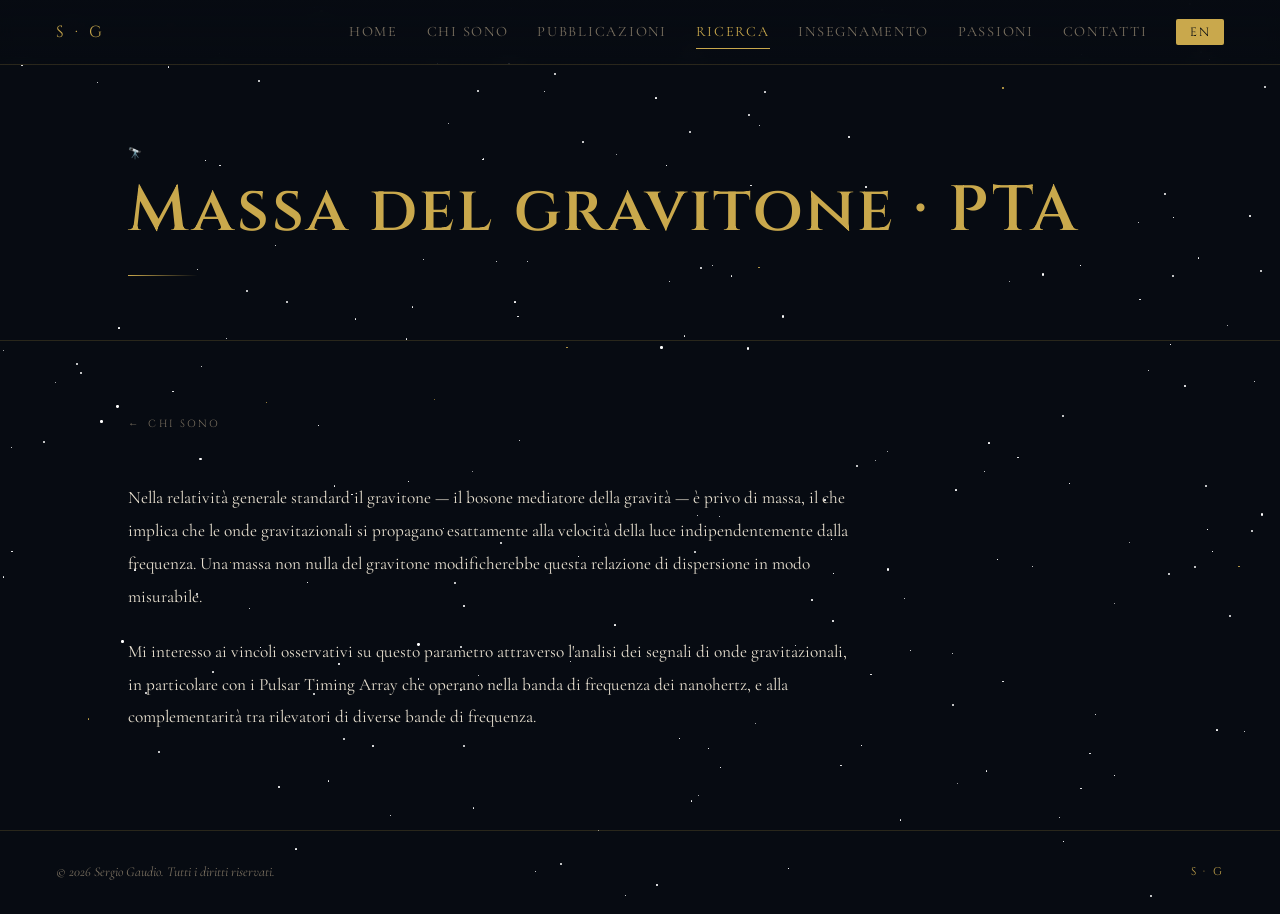
<file: graviton-mass.html>
<!DOCTYPE html>
<html lang="it" data-lang="it">
<head>
<meta charset="UTF-8">
<meta name="viewport" content="width=device-width, initial-scale=1.0">
<title>Massa del gravitone · PTA — Sergio Gaudio</title>
  <meta name="description" content="Research area page on Massa del gravitone · PTA — Sergio Gaudio by physicist Sergio Gaudio.">
  <meta name="author" content="Sergio Gaudio">
  <meta name="robots" content="index, follow">
  <meta property="og:title" content="Massa del gravitone · PTA — Sergio Gaudio">
  <meta property="og:url" content="https://gaudios.github.io/sergiogaudio/graviton-mass.html">
<link rel="stylesheet" href="style.css">
<style>
.area-body { max-width:720px; }
.area-body p {
  font-family:'Cormorant Garamond',serif; font-size:1.08rem;
  color:var(--text); line-height:1.9; margin-bottom:1.4rem;
}
.area-body p:last-child { margin-bottom:0; }
.area-body em { color:var(--gold); font-style:italic; }
.back-link {
  display:inline-flex; align-items:center; gap:0.5rem;
  font-family:'Cinzel',serif; font-size:0.65rem; letter-spacing:0.2em;
  color:var(--text-dim); text-decoration:none; text-transform:uppercase;
  margin-bottom:3rem; transition:color 0.3s;
}
.back-link:hover { color:var(--gold); }
</style>
</head>
<body>
<div id="stars"></div>

<nav>
  <a class="nav-logo" href="index.html">S · G</a>
  <div class="nav-links">
    <a href="index.html" data-it="Home" data-en="Home">Home</a>
    <a href="about.html" data-it="Chi sono" data-en="About">Chi sono</a>
    <a href="publications.html" data-it="Pubblicazioni" data-en="Publications">Pubblicazioni</a>
    <a href="research.html" class="active" data-it="Ricerca" data-en="Research">Ricerca</a>
    <a href="teaching.html" data-it="Insegnamento" data-en="Teaching">Insegnamento</a>
    <a href="passions.html" data-it="Passioni" data-en="Passions">Passioni</a>
    <a href="contact.html" data-it="Contatti" data-en="Contact">Contatti</a>
    <button class="lang-btn" id="lang-toggle">EN</button>
  </div>
</nav>

<div class="page-hero">
  <div class="page-eyebrow">🔭</div>
  <h1 class="page-title" data-it="<span>Massa del gravitone · PTA</span>" data-en="<span>Graviton mass · PTA</span>"><span>Massa del gravitone · PTA</span></h1>
  
  <div class="page-rule"></div>
</div>

<div class="page-content">
  <a class="back-link" href="about.html">← <span data-it="Chi sono" data-en="About">Chi sono</span></a>
  <div class="area-body reveal">
    <p data-it="Nella relatività generale standard il gravitone — il bosone mediatore della gravità — è privo di massa, il che implica che le onde gravitazionali si propagano esattamente alla velocità della luce indipendentemente dalla frequenza. Una massa non nulla del gravitone modificherebbe questa relazione di dispersione in modo misurabile." data-en="In standard general relativity the graviton — the boson mediating gravity — is massless, which implies that gravitational waves propagate at exactly the speed of light regardless of frequency. A non-zero graviton mass would modify this dispersion relation in a measurable way.">Nella relatività generale standard il gravitone — il bosone mediatore della gravità — è privo di massa, il che implica che le onde gravitazionali si propagano esattamente alla velocità della luce indipendentemente dalla frequenza. Una massa non nulla del gravitone modificherebbe questa relazione di dispersione in modo misurabile.</p>
    <p data-it="Mi interesso ai vincoli osservativi su questo parametro attraverso l'analisi dei segnali di onde gravitazionali, in particolare con i Pulsar Timing Array che operano nella banda di frequenza dei nanohertz, e alla complementarità tra rilevatori di diverse bande di frequenza." data-en="I am interested in observational constraints on this parameter through the analysis of gravitational wave signals, particularly with Pulsar Timing Arrays operating in the nanohertz frequency band, and in the complementarity between detectors across different frequency bands.">Mi interesso ai vincoli osservativi su questo parametro attraverso l'analisi dei segnali di onde gravitazionali, in particolare con i Pulsar Timing Array che operano nella banda di frequenza dei nanohertz, e alla complementarità tra rilevatori di diverse bande di frequenza.</p>

  </div>
</div>

<footer>
  <div class="footer-copy" data-it="© 2026 Sergio Gaudio. Tutti i diritti riservati." data-en="© 2026 Sergio Gaudio. All rights reserved.">© 2026 Sergio Gaudio. Tutti i diritti riservati.</div>
  <div class="footer-sig">S · G</div>
</footer>

<script src="main.js"></script>
</body>
</html>
</file>
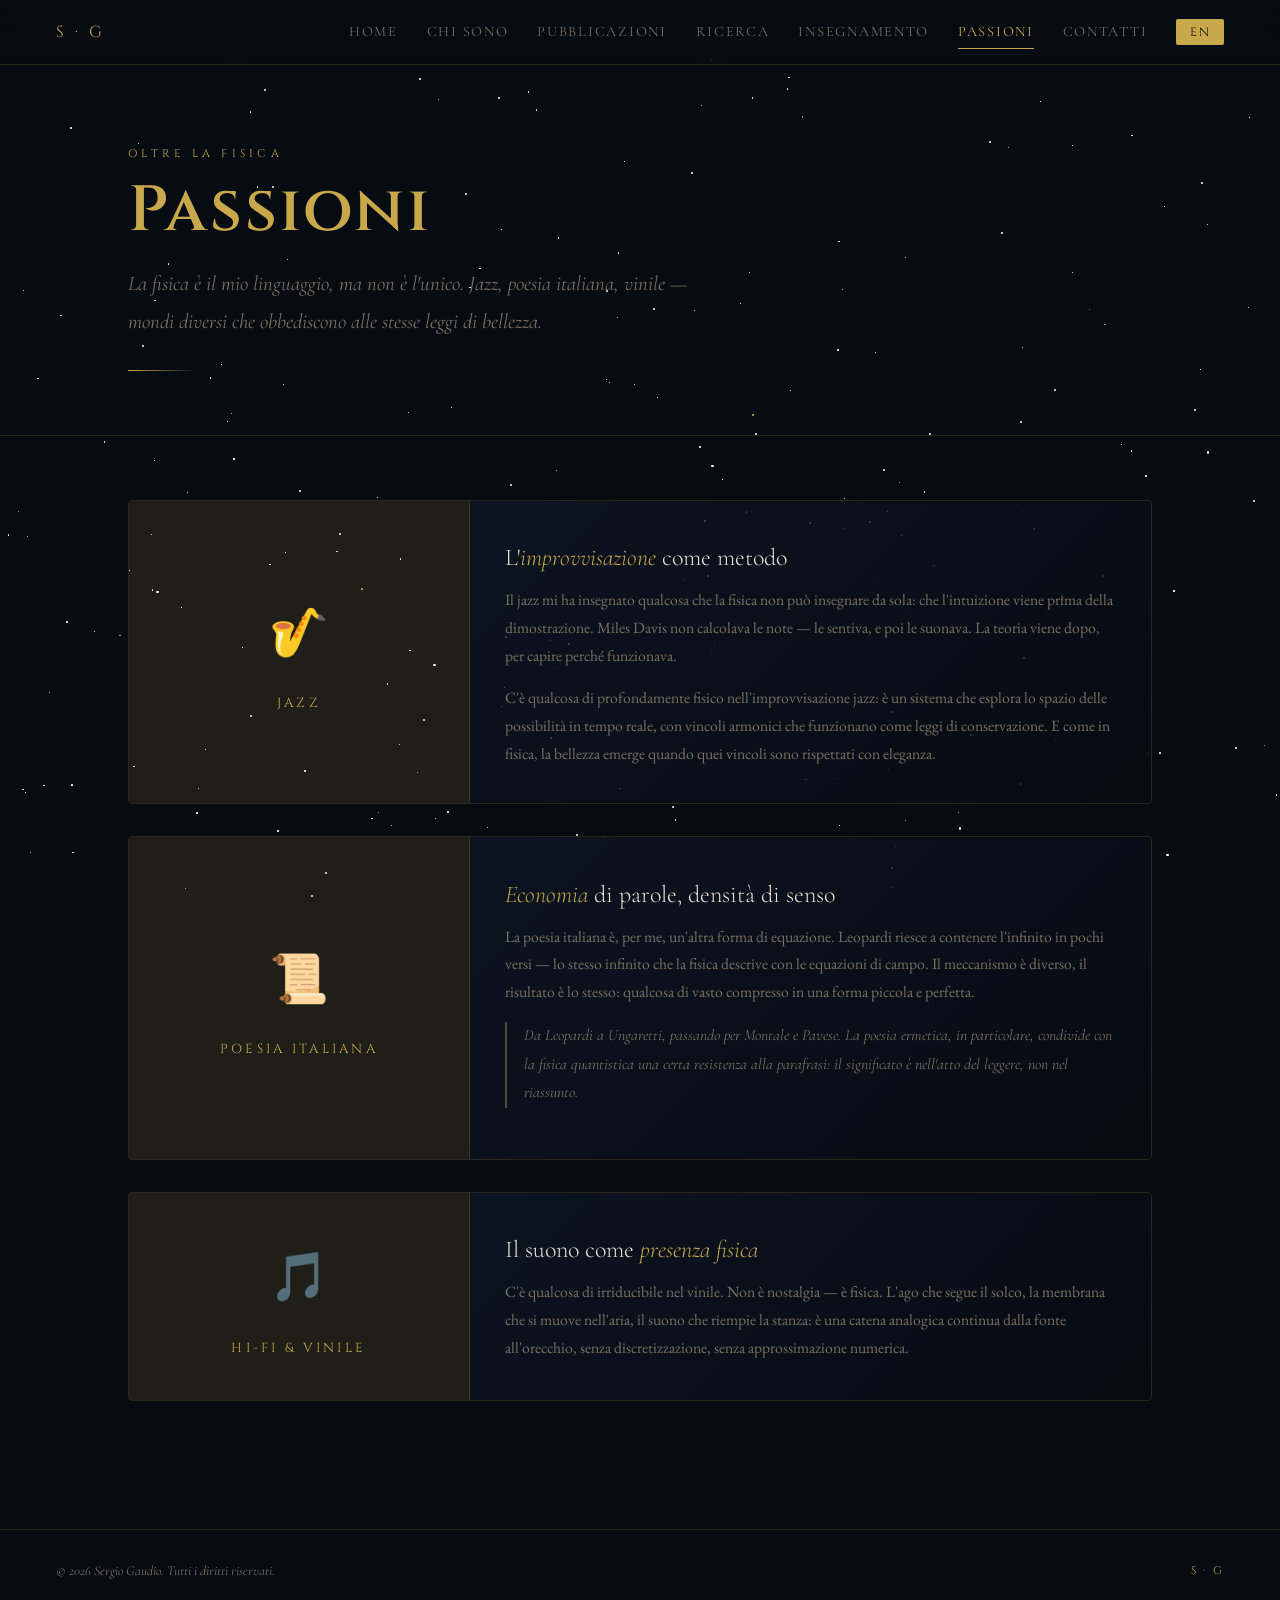
<file: passions.html>
<!DOCTYPE html>
<html lang="it" data-lang="it">
<head>
<meta charset="UTF-8">
<meta name="viewport" content="width=device-width, initial-scale=1.0">
<title>Passioni — Sergio Gaudio</title>
  <meta name="description" content="The passions of Sergio Gaudio: jazz, Italian poetry (Leopardi, Ungaretti, Montale), and analog hi-fi.">
  <meta name="keywords" content="Sergio Gaudio, jazz, Italian poetry, Leopardi, Ungaretti, hi-fi, vinyl">
  <meta name="author" content="Sergio Gaudio">
  <meta name="robots" content="index, follow">
  <meta property="og:type" content="website">
  <meta property="og:site_name" content="Sergio Gaudio">
  <meta property="og:locale" content="it_IT">
  <meta property="og:title" content="Passioni — Sergio Gaudio">
  <meta property="og:description" content="The passions of Sergio Gaudio: jazz, Italian poetry (Leopardi, Ungaretti, Montale), and analog hi-fi.">
  <meta property="og:url" content="https://gaudios.github.io/sergiogaudio/passions.html">
<link rel="stylesheet" href="style.css">
<style>
.passion-full {
  display:grid; grid-template-columns:1fr 2fr; gap:0;
  border:1px solid var(--border); border-radius:4px; overflow:hidden;
  margin-bottom:2rem; transition:border-color 0.3s;
}
.passion-full:hover { border-color:var(--border2); }
.passion-left {
  background:var(--gold-dim); padding:2.5rem 2rem;
  border-right:1px solid var(--border);
  display:flex; flex-direction:column; align-items:center; justify-content:center;
  text-align:center;
}
.passion-emoji { font-size:3rem; margin-bottom:1rem; }
.passion-name {
  font-family:'Cinzel',serif; font-size:0.82rem; letter-spacing:0.25em;
  color:var(--gold); text-transform:uppercase;
}
.passion-right {
  padding:2.2rem 2.2rem;
  background:linear-gradient(135deg,rgba(15,24,40,0.7),rgba(7,11,18,0.9));
}
.passion-right h3 {
  font-family:'Cormorant Garamond',serif; font-size:1.5rem; font-weight:300;
  color:var(--text); margin-bottom:0.4rem;
}
.passion-right h3 em { color:var(--gold); font-style:italic; }
.passion-right p {
  color:var(--text-dim); margin-bottom:0.9rem; line-height:1.78;
  font-size:0.98rem;
}
.passion-right p:last-child { margin-bottom:0; }
.passion-detail {
  border-left:2px solid var(--border2); padding-left:1.1rem;
  margin:1rem 0; font-family:'Cormorant Garamond',serif;
  font-style:italic; color:var(--text-dim); font-size:0.98rem;
}

@media(max-width:700px){
  .passion-full { grid-template-columns:1fr; }
  .passion-left { border-right:none; border-bottom:1px solid var(--border); padding:1.8rem; }
}
</style>
</head>
<body>
<div id="stars"></div>

<nav>
  <a class="nav-logo" href="index.html">S · G</a>
  <div class="nav-links">
    <a href="index.html" data-it="Home" data-en="Home">Home</a>
    <a href="about.html" data-it="Chi sono" data-en="About">Chi sono</a>
    <a href="publications.html" data-it="Pubblicazioni" data-en="Publications">Pubblicazioni</a>
    <a href="research.html" data-it="Ricerca" data-en="Research">Ricerca</a>
    <a href="teaching.html" data-it="Insegnamento" data-en="Teaching">Insegnamento</a>
    <a href="passions.html" class="active" data-it="Passioni" data-en="Passions">Passioni</a>
    <a href="contact.html" data-it="Contatti" data-en="Contact">Contatti</a>
    <button class="lang-btn" id="lang-toggle">EN</button>
  </div>
</nav>

<div class="page-hero">
  <div class="page-eyebrow" data-it="Oltre la fisica" data-en="Beyond Physics">Oltre la fisica</div>
  <h1 class="page-title" data-it="<span>Passioni</span>" data-en="<span>Passions</span>"><span>Passioni</span></h1>
  <p class="page-subtitle"
     data-it="La fisica è il mio linguaggio, ma non è l'unico. Jazz, poesia italiana, vinile — mondi diversi che obbediscono alle stesse leggi di bellezza."
     data-en="Physics is my language, but not my only one. Jazz, Italian poetry, vinyl — different worlds obeying the same laws of beauty.">
    La fisica è il mio linguaggio, ma non è l'unico. Jazz, poesia italiana, vinile — mondi diversi che obbediscono alle stesse leggi di bellezza.
  </p>
  <div class="page-rule"></div>
</div>

<div class="page-content">

  <!-- JAZZ -->
  <div class="passion-full reveal">
    <div class="passion-left">
      <div class="passion-emoji">🎷</div>
      <div class="passion-name">Jazz</div>
    </div>
    <div class="passion-right">
      <h3 data-it="L'<em>improvvisazione</em> come metodo" data-en="<em>Improvisation</em> as method">L'<em>improvvisazione</em> come metodo</h3>
      <p data-it="Il jazz mi ha insegnato qualcosa che la fisica non può insegnare da sola: che l'intuizione viene prima della dimostrazione. Miles Davis non calcolava le note — le sentiva, e poi le suonava. La teoria viene dopo, per capire perché funzionava."
         data-en="Jazz taught me something physics alone cannot: that intuition comes before proof. Miles Davis did not calculate the notes — he felt them, and then played them. Theory comes after, to understand why it worked.">
        Il jazz mi ha insegnato qualcosa che la fisica non può insegnare da sola: che l'intuizione viene prima della dimostrazione. Miles Davis non calcolava le note — le sentiva, e poi le suonava. La teoria viene dopo, per capire perché funzionava.
      </p>
      <p data-it="C'è qualcosa di profondamente fisico nell'improvvisazione jazz: è un sistema che esplora lo spazio delle possibilità in tempo reale, con vincoli armonici che funzionano come leggi di conservazione. E come in fisica, la bellezza emerge quando quei vincoli sono rispettati con eleganza."
         data-en="There is something deeply physical about jazz improvisation: it is a system exploring the space of possibilities in real time, with harmonic constraints that function like conservation laws. And as in physics, beauty emerges when those constraints are honored with elegance.">
        C'è qualcosa di profondamente fisico nell'improvvisazione jazz: è un sistema che esplora lo spazio delle possibilità in tempo reale, con vincoli armonici che funzionano come leggi di conservazione.
      </p>
    </div>
  </div>

  <!-- POETRY -->
  <div class="passion-full reveal">
    <div class="passion-left">
      <div class="passion-emoji">📜</div>
      <div class="passion-name" data-it="Poesia italiana" data-en="Italian Poetry">Poesia italiana</div>
    </div>
    <div class="passion-right">
      <h3 data-it="<em>Economia</em> di parole, densità di senso" data-en="<em>Economy</em> of words, density of meaning"><em>Economia</em> di parole, densità di senso</h3>
      <p data-it="La poesia italiana è, per me, un'altra forma di equazione. Leopardi riesce a contenere l'infinito in pochi versi — lo stesso infinito che la fisica descrive con le equazioni di campo. Il meccanismo è diverso, il risultato è lo stesso: qualcosa di vasto compresso in una forma piccola e perfetta."
         data-en="Italian poetry is, for me, another form of equation. Leopardi manages to contain infinity in a few lines — the same infinity that physics describes with field equations. The mechanism is different, the result the same: something vast compressed into a small and perfect form.">
        La poesia italiana è, per me, un'altra forma di equazione. Leopardi riesce a contenere l'infinito in pochi versi — lo stesso infinito che la fisica descrive con le equazioni di campo.
      </p>
      <div class="passion-detail" data-it="Da Leopardi a Ungaretti, passando per Montale e Pavese. La poesia ermetica, in particolare, condivide con la fisica quantistica una certa resistenza alla parafrasi: il significato è nell'atto del leggere, non nel riassunto." data-en="From Leopardi to Ungaretti, through Montale and Pavese. Hermetic poetry in particular shares with quantum physics a resistance to paraphrase: the meaning lies in the act of reading, not in the summary.">Da Leopardi a Ungaretti, passando per Montale e Pavese. La poesia ermetica condivide con la fisica quantistica una certa resistenza alla parafrasi: il significato è nell'atto del leggere.</div>
    </div>
  </div>

  <!-- HI-FI -->
  <div class="passion-full reveal">
    <div class="passion-left">
      <div class="passion-emoji">🎵</div>
      <div class="passion-name" data-it="Hi-Fi &amp; Vinile" data-en="Hi-Fi &amp; Vinyl">Hi-Fi &amp; Vinile</div>
    </div>
    <div class="passion-right">
      <h3 data-it="Il suono come <em>presenza fisica</em>" data-en="Sound as <em>physical presence</em>">Il suono come <em>presenza fisica</em></h3>
      <p data-it="C'è qualcosa di irriducibile nel vinile. Non è nostalgia — è fisica. L'ago che segue il solco, la membrana che si muove nell'aria, il suono che riempie la stanza: è una catena analogica continua dalla fonte all'orecchio, senza discretizzazione, senza approssimazione numerica."
         data-en="There is something irreducible about vinyl. It is not nostalgia — it is physics. The stylus tracing the groove, the membrane moving through air, the sound filling the room: it is a continuous analogue chain from source to ear, without discretisation, without numerical approximation.">
        C'è qualcosa di irriducibile nel vinile. Non è nostalgia — è fisica. L'ago che segue il solco, la membrana che si muove nell'aria, il suono che riempie la stanza: è una catena analogica continua dalla fonte all'orecchio, senza discretizzazione, senza approssimazione numerica.
      </p>

    </div>
  </div>

</div>

<footer>
  <div class="footer-copy" data-it="© 2026 Sergio Gaudio. Tutti i diritti riservati." data-en="© 2026 Sergio Gaudio. All rights reserved.">© 2026 Sergio Gaudio. Tutti i diritti riservati.</div>
  <div class="footer-sig">S · G</div>
</footer>

<script src="main.js"></script>
</body>
</html>
</file>
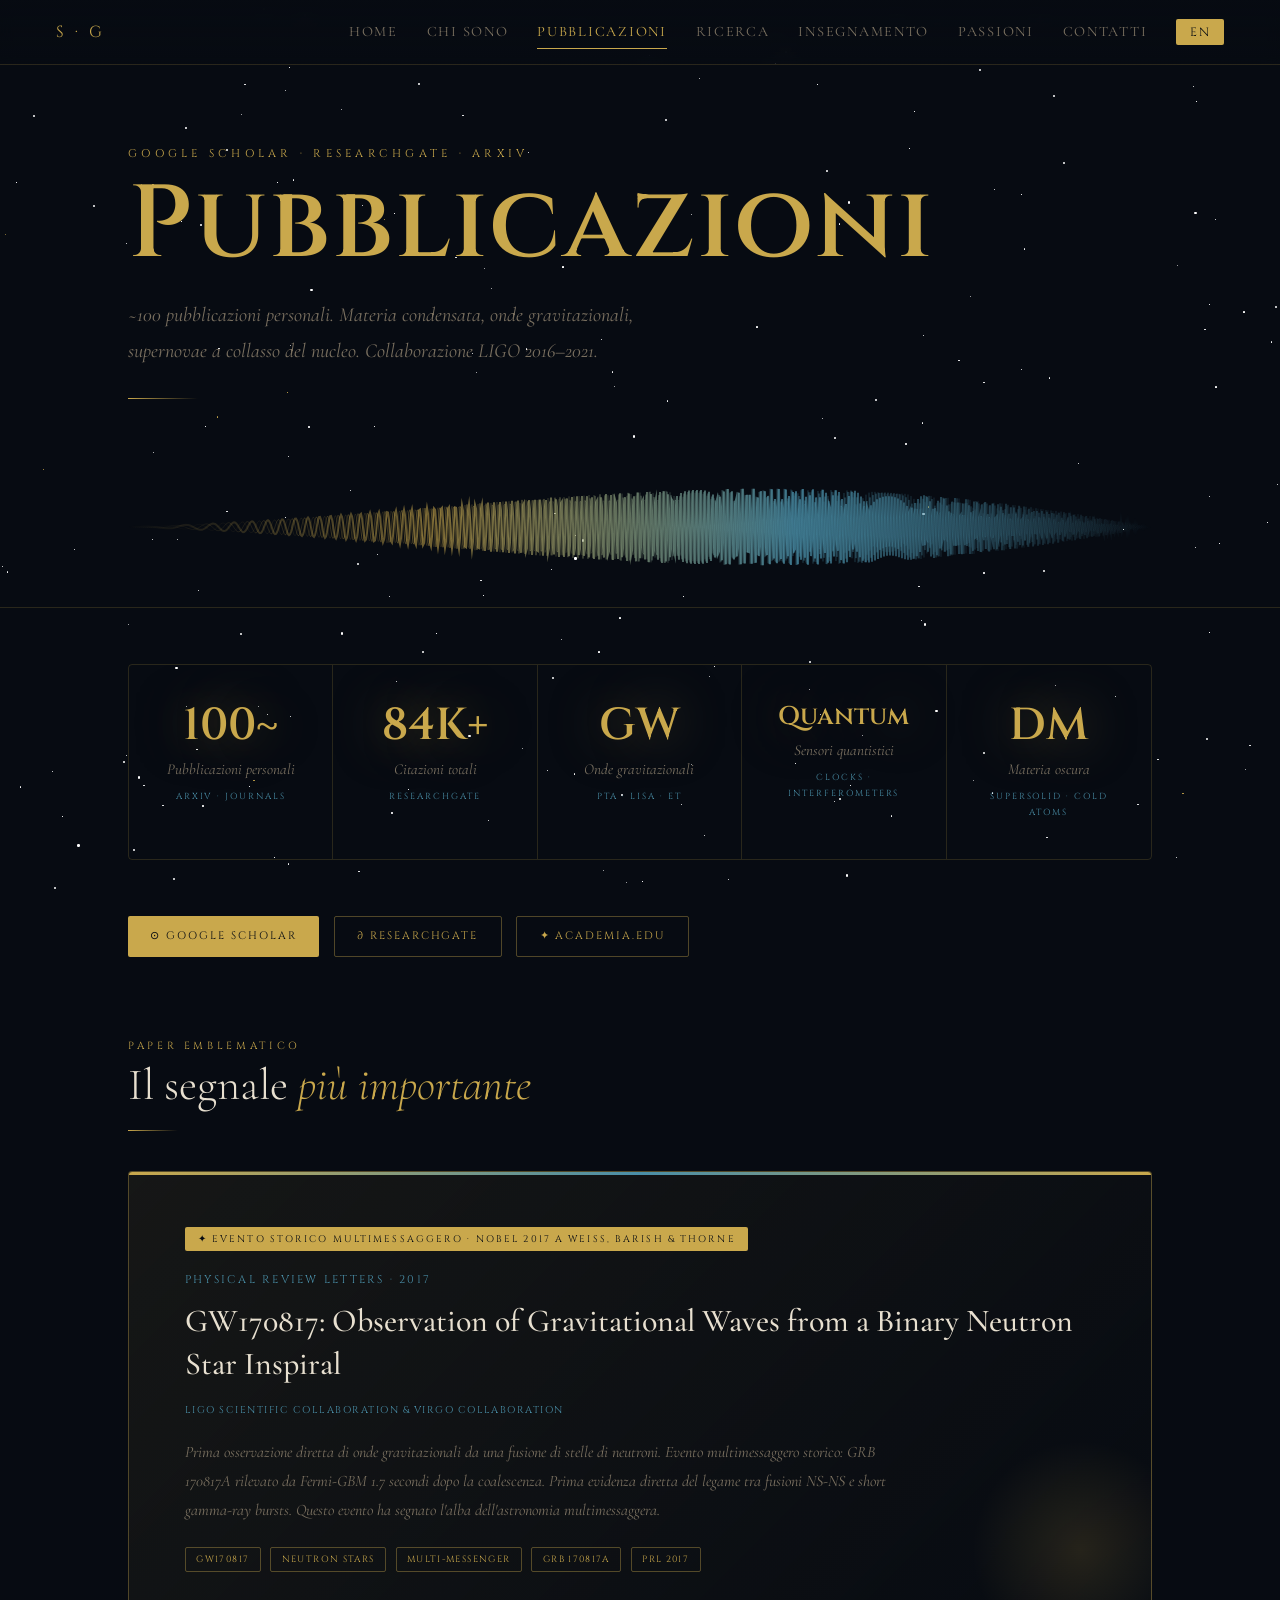
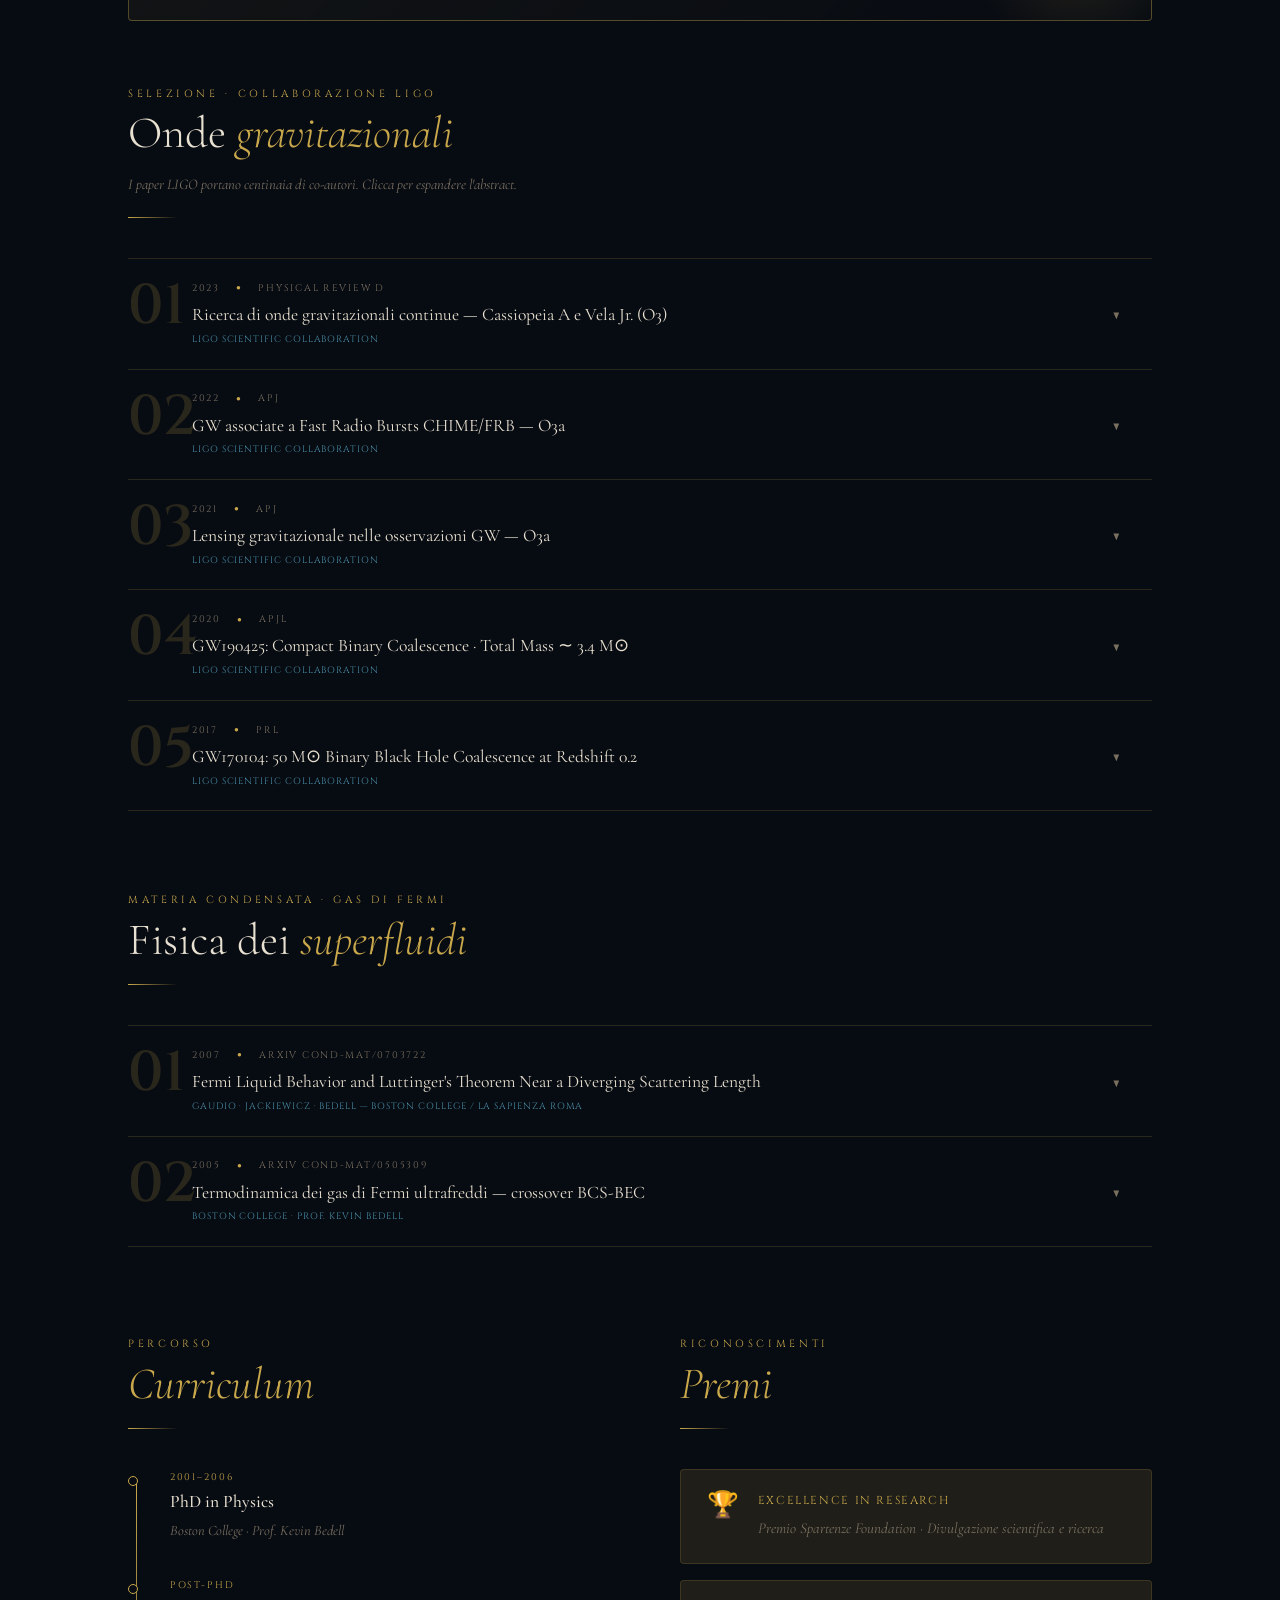
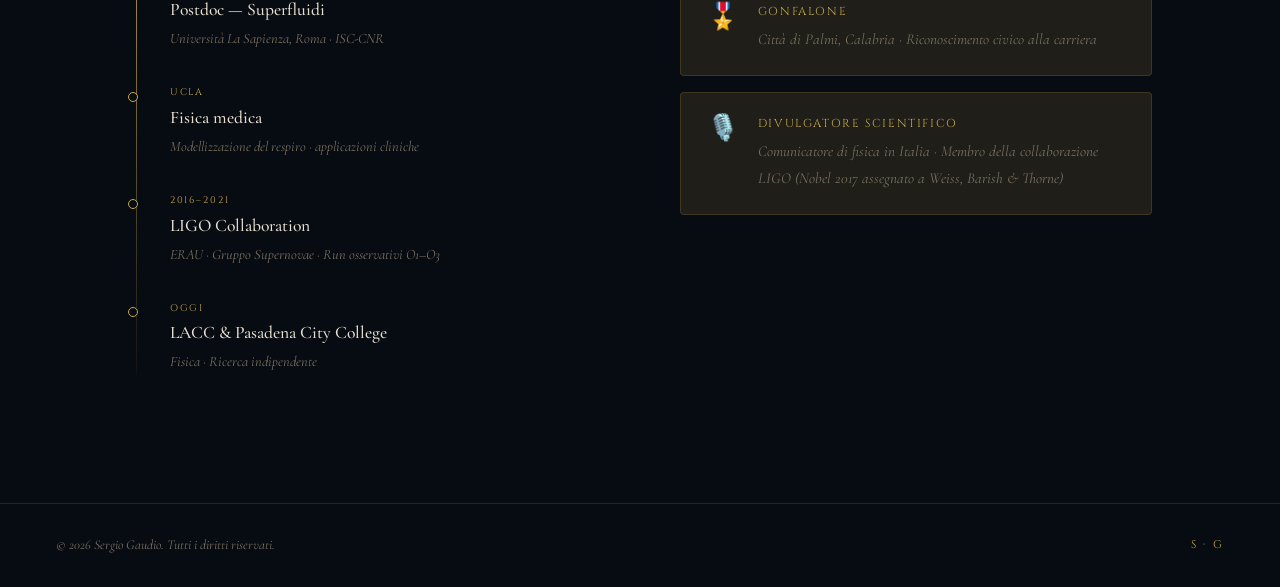
<file: publications.html>
<!DOCTYPE html>
<html lang="it" data-lang="it">
<head>
<meta charset="UTF-8">
<meta name="viewport" content="width=device-width, initial-scale=1.0">
<title>Pubblicazioni — Sergio Gaudio</title>
  <meta name="description" content="Publications by Sergio Gaudio. Around 100 personal papers on condensed matter, gravitational waves, and supernovae. Member of the LIGO collaboration 2016–2021.">
  <meta name="keywords" content="Sergio Gaudio publications, LIGO papers, gravitational waves, condensed matter, BCS-BEC, supernovae, arXiv">
  <meta name="author" content="Sergio Gaudio">
  <meta name="robots" content="index, follow">
  <meta property="og:type" content="website">
  <meta property="og:site_name" content="Sergio Gaudio">
  <meta property="og:locale" content="it_IT">
  <meta property="og:title" content="Pubblicazioni — Sergio Gaudio">
  <meta property="og:description" content="Publications by Sergio Gaudio. Around 100 personal papers on condensed matter, gravitational waves, and supernovae. Member of the LIGO collaboration 2016–2021.">
  <meta property="og:url" content="https://gaudios.github.io/sergiogaudio/publications.html">
<link rel="stylesheet" href="style.css">
<style>
/* ─── HERO ─────────────────────────────────── */
.pub-hero {
  position:relative; z-index:1;
  padding:9rem 10vw 0; overflow:hidden;
  border-bottom:1px solid var(--border);
}
.hero-eyebrow {
  font-family:'Cinzel',serif; font-size:.7rem; letter-spacing:.38em;
  color:var(--gold); text-transform:uppercase; margin-bottom:.8rem;
}
.hero-title {
  font-family:'Cinzel',serif;
  font-size:clamp(3rem,8vw,7rem);
  font-weight:600; letter-spacing:.02em;
  color:var(--text); line-height:.95;
  position:relative; z-index:2;
}
.hero-title em { color:var(--gold); font-style:normal; display:block; }
.hero-sub {
  font-family:'Cormorant Garamond',serif; font-style:italic;
  font-size:clamp(1rem,1.8vw,1.25rem); color:var(--text-dim);
  max-width:560px; margin:1.4rem 0 0; position:relative; z-index:2;
}
.hero-rule {
  width:70px; height:1px;
  background:linear-gradient(to right,var(--gold),transparent);
  margin:1.8rem 0 0; position:relative; z-index:2;
}
.wave-stage {
  position:relative; height:160px; margin-top:3rem;
  overflow:hidden;
}
#wave-canvas { position:absolute; inset:0; width:100%; height:100%; }

/* ─── STATS ─────────────────────────────────── */
.pub-content { position:relative; z-index:1; padding:0 10vw 6rem; }
.metrics {
  display:grid; grid-template-columns:repeat(4,1fr);
  border:1px solid var(--border); border-radius:4px;
  overflow:hidden; margin:3.5rem 0;
}
.metric {
  padding:2.4rem 1.4rem; text-align:center;
  border-right:1px solid var(--border);
  position:relative; transition:background .4s;
  cursor:default;
}
.metric:last-child { border-right:none; }
.metric::after {
  content:''; position:absolute; bottom:0; left:20%; right:20%; height:2px;
  background:linear-gradient(to right,transparent,var(--gold),transparent);
  opacity:0; transition:opacity .4s;
}
.metric:hover::after { opacity:1; }
.metric:hover { background:rgba(201,168,76,.07); }
.m-num {
  font-family:'Cinzel',serif; font-size:2.8rem; font-weight:600;
  color:var(--gold); display:block; line-height:1;
  text-shadow:0 0 50px rgba(201,168,76,.5);
}
.m-label {
  font-family:'Cormorant Garamond',serif; font-style:italic;
  font-size:.95rem; color:var(--text-dim); margin-top:.45rem; display:block;
}
.m-sub {
  font-family:'Cinzel',serif; font-size:.55rem; letter-spacing:.22em;
  color:var(--accent); text-transform:uppercase; margin-top:.3rem; display:block;
}

/* ─── EXT LINKS ─────────────────────────────── */
.ext-row { display:flex; gap:.9rem; margin-bottom:5rem; flex-wrap:wrap; }
.ext-a {
  font-family:'Cinzel',serif; font-size:.68rem; letter-spacing:.18em;
  text-transform:uppercase; text-decoration:none; border-radius:2px;
  padding:.6rem 1.4rem; transition:all .3s; display:inline-flex; align-items:center; gap:.5rem;
}
.ext-a.gold  { background:var(--gold); color:var(--bg); }
.ext-a.gold:hover  { background:var(--gold-light); transform:translateY(-2px); }
.ext-a.ghost { border:1px solid var(--border2); color:var(--gold); }
.ext-a.ghost:hover { background:rgba(201,168,76,.2); transform:translateY(-2px); }

/* ─── SECTION HEAD ────────────────────────────  */
.sec-kicker {
  font-family:'Cinzel',serif; font-size:.65rem; letter-spacing:.35em;
  color:var(--gold); text-transform:uppercase; margin-bottom:.35rem;
}
.sec-head {
  font-family:'Cormorant Garamond',serif; font-weight:300;
  font-size:clamp(1.8rem,3.5vw,2.8rem); color:var(--text); line-height:1.1;
}
.sec-head em { color:var(--gold); font-style:italic; }
.sec-note {
  font-family:'Cormorant Garamond',serif; font-style:italic;
  font-size:.92rem; color:var(--text-dim); max-width:580px;
  margin:.8rem 0 0;
}
.sec-rule { width:50px; height:1px;
  background:linear-gradient(to right,var(--gold),transparent);
  margin:1.2rem 0 2.5rem; }

/* ─── FEATURED PAPER ─────────────────────────── */
.feat-paper {
  border:1px solid var(--border2); border-radius:4px;
  padding:3rem 3.5rem; margin-bottom:4rem;
  background:linear-gradient(135deg,rgba(201,168,76,.08),rgba(7,11,18,.9));
  position:relative; overflow:hidden;
}
.feat-paper::before {
  content:''; position:absolute; top:0; left:0; right:0; height:3px;
  background:linear-gradient(to right,var(--gold),var(--accent),var(--gold));
}
.feat-badge {
  font-family:'Cinzel',serif; font-size:.6rem; letter-spacing:.22em;
  color:var(--bg); background:var(--gold); padding:.2rem .8rem;
  border-radius:2px; text-transform:uppercase; display:inline-block;
  margin-bottom:1.2rem;
}
.feat-year {
  font-family:'Cinzel',serif; font-size:.7rem; letter-spacing:.2em;
  color:var(--accent); text-transform:uppercase; margin-bottom:.5rem;
}
.feat-title {
  font-family:'Cormorant Garamond',serif; font-weight:500;
  font-size:clamp(1.4rem,2.5vw,2rem); color:var(--text); line-height:1.35;
  margin-bottom:1rem;
}
.feat-journal {
  font-family:'Cinzel',serif; font-size:.62rem; letter-spacing:.15em;
  color:var(--accent); text-transform:uppercase; margin-bottom:1.2rem;
}
.feat-abstract {
  font-family:'Cormorant Garamond',serif; font-style:italic;
  font-size:1rem; color:var(--text-dim); line-height:1.8; max-width:720px;
}
.feat-tags { display:flex; gap:.6rem; flex-wrap:wrap; margin-top:1.4rem; }
.ftag {
  font-family:'Cinzel',serif; font-size:.57rem; letter-spacing:.15em;
  color:var(--gold); border:1px solid var(--border2);
  padding:.18rem .65rem; border-radius:2px; text-transform:uppercase;
}
.feat-glow {
  position:absolute; bottom:-40px; right:-40px;
  width:220px; height:220px; border-radius:50%;
  background:radial-gradient(circle,rgba(201,168,76,.15),transparent 70%);
  pointer-events:none;
}

/* ─── INDEXED PAPERS ─────────────────────────── */
.idx-list { display:flex; flex-direction:column; gap:0; }
.idx-item {
  display:grid; grid-template-columns:4rem 1fr;
  border-bottom:1px solid var(--border); padding:1.3rem 0;
  position:relative; cursor:pointer; transition:background .25s;
  align-items:start; gap:0;
}
.idx-item:first-child { border-top:1px solid var(--border); }
.idx-item:hover { background:rgba(201,168,76,.04); }
.idx-num {
  font-family:'Cinzel',serif;
  font-size:3.5rem; font-weight:600; line-height:.85;
  color:var(--border); transition:color .3s;
  padding-right:1.5rem; text-align:right; user-select:none;
  padding-top:.2rem;
}
.idx-item:hover .idx-num { color:rgba(201,168,76,.28); }
.idx-item.open .idx-num { color:rgba(201,168,76,.45); }
.idx-body { padding-right:2rem; }
.idx-meta {
  font-family:'Cinzel',serif; font-size:.6rem; letter-spacing:.18em;
  color:var(--text-dim); text-transform:uppercase;
  margin-bottom:.3rem; display:flex; gap:1rem; align-items:center;
}
.idx-meta .dot { color:var(--gold); font-size:.5rem; }
.idx-title {
  font-family:'Cormorant Garamond',serif; font-size:1.1rem;
  color:var(--text); line-height:1.45;
  transition:color .25s;
}
.idx-item:hover .idx-title { color:var(--gold-light); }
.idx-journal {
  font-family:'Cinzel',serif; font-size:.58rem; letter-spacing:.1em;
  color:var(--accent); text-transform:uppercase; margin-top:.2rem;
}
.idx-chevron {
  font-size:.6rem; color:var(--text-dim); margin-left:auto;
  align-self:center; transition:transform .3s,color .3s;
  flex-shrink:0; padding-left:1rem; padding-top:.3rem;
}
.idx-item.open .idx-chevron { transform:rotate(180deg); color:var(--gold); }
.idx-header { display:flex; align-items:flex-start; }
.idx-expand {
  max-height:0; overflow:hidden;
  transition:max-height .4s ease, margin .3s;
  margin-top:0;
}
.idx-item.open .idx-expand { max-height:200px; margin-top:.8rem; }
.idx-abs {
  font-family:'Cormorant Garamond',serif; font-style:italic;
  font-size:.95rem; color:var(--text-dim); line-height:1.75;
  border-left:2px solid var(--border2); padding-left:1rem;
}
.idx-atags { display:flex; gap:.5rem; flex-wrap:wrap; margin-top:.7rem; }
.atag {
  font-family:'Cinzel',serif; font-size:.53rem; letter-spacing:.14em;
  color:var(--gold); border:1px solid var(--border);
  padding:.12rem .5rem; border-radius:2px; text-transform:uppercase;
}

/* ─── TIMELINE + AWARDS ───────────────────────── */
.bottom-grid {
  display:grid; grid-template-columns:1fr 1fr;
  gap:5rem; margin-top:5.5rem; align-items:start;
}
.tl-line {
  position:relative; padding-left:2.6rem;
}
.tl-line::before {
  content:''; position:absolute; left:.5rem; top:.6rem; bottom:0;
  width:1px;
  background:linear-gradient(to bottom,var(--gold),rgba(201,168,76,.05));
}
.tl-row {
  position:relative; margin-bottom:2rem;
  opacity:0; transform:translateX(-12px);
  transition:opacity .55s,transform .55s;
}
.tl-row.in { opacity:1; transform:none; }
.tl-pip {
  position:absolute; left:-2.6rem; top:.45rem;
  width:10px; height:10px; border-radius:50%;
  border:1.5px solid var(--gold); background:var(--bg);
  transition:background .3s;
}
.tl-row:hover .tl-pip { background:var(--gold); }
.tl-yr {
  font-family:'Cinzel',serif; font-size:.6rem; letter-spacing:.2em;
  color:var(--gold); text-transform:uppercase;
}
.tl-role {
  font-family:'Cormorant Garamond',serif; font-size:1.1rem;
  font-weight:500; color:var(--text);
}
.tl-where {
  font-family:'Cormorant Garamond',serif; font-style:italic;
  font-size:.9rem; color:var(--text-dim);
}
.aw-row {
  display:flex; gap:1.2rem; align-items:flex-start;
  border:1px solid var(--border); border-radius:4px;
  padding:1.3rem 1.6rem; margin-bottom:1rem;
  background:var(--gold-dim); transition:all .3s;
}
.aw-row:hover { border-color:var(--border2); background:rgba(201,168,76,.18); }
.aw-icon { font-size:1.6rem; flex-shrink:0; line-height:1; margin-top:.1rem; }
.aw-name {
  font-family:'Cinzel',serif; font-size:.72rem; letter-spacing:.14em;
  color:var(--gold); text-transform:uppercase; margin-bottom:.2rem;
}
.aw-desc {
  font-family:'Cormorant Garamond',serif; font-style:italic;
  font-size:.95rem; color:var(--text-dim);
}

@media(max-width:900px){
  .metrics{grid-template-columns:1fr 1fr;}
  .metric:nth-child(2){border-right:none;}
  .metric:nth-child(1),.metric:nth-child(2){border-bottom:1px solid var(--border);}
  .bottom-grid{grid-template-columns:1fr;gap:3.5rem;}
  .feat-paper{padding:2rem 1.8rem;}
  .idx-item{grid-template-columns:3rem 1fr;}
  .idx-num{font-size:2.5rem;}
}
@media(max-width:600px){
  .ext-row{flex-direction:column;}
}
</style>
</head>
<body>
<div id="stars"></div>

<nav>
  <a class="nav-logo" href="index.html">S · G</a>
  <div class="nav-links">
    <a href="index.html" data-it="Home" data-en="Home">Home</a>
    <a href="about.html" data-it="Chi sono" data-en="About">Chi sono</a>
    <a href="publications.html" class="active" data-it="Pubblicazioni" data-en="Publications">Pubblicazioni</a>
    <a href="research.html" data-it="Ricerca" data-en="Research">Ricerca</a>
    <a href="teaching.html" data-it="Insegnamento" data-en="Teaching">Insegnamento</a>
    <a href="passions.html" data-it="Passioni" data-en="Passions">Passioni</a>
    <a href="contact.html" data-it="Contatti" data-en="Contact">Contatti</a>
    <button class="lang-btn" id="lang-toggle">EN</button>
  </div>
</nav>

<!-- HERO -->
<div class="pub-hero">
  <div class="hero-eyebrow">Google Scholar · ResearchGate · arXiv</div>
  <h1 class="hero-title">
    <em data-it="Pubblicazioni" data-en="Publications">Pubblicazioni</em>
  </h1>
  <p class="hero-sub"
     data-it="~100 pubblicazioni personali. Materia condensata, onde gravitazionali, supernovae a collasso del nucleo. Collaborazione LIGO 2016–2021."
     data-en="~100 personal publications. Condensed matter, gravitational waves, core-collapse supernovae. LIGO collaboration 2016–2021.">
    ~100 pubblicazioni personali. Materia condensata, onde gravitazionali, supernovae a collasso del nucleo. Collaborazione LIGO 2016–2021.
  </p>
  <div class="hero-rule"></div>
  <div class="wave-stage">
    <canvas id="wave-canvas"></canvas>
  </div>
</div>

<div class="pub-content">

  <!-- METRICS -->
  <div class="metrics reveal" style="grid-template-columns:repeat(5,1fr);">
    <div class="metric">
      <span class="m-num" id="cnt-pub">0</span>
      <span class="m-label" data-it="Pubblicazioni personali" data-en="Personal publications">Pubblicazioni personali</span>
      <span class="m-sub">arXiv · Journals</span>
    </div>
    <div class="metric">
      <span class="m-num" id="cnt-cit">0</span>
      <span class="m-label" data-it="Citazioni totali" data-en="Total citations">Citazioni totali</span>
      <span class="m-sub">ResearchGate</span>
    </div>
    <div class="metric">
      <span class="m-num">GW</span>
      <span class="m-label" data-it="Onde gravitazionali" data-en="Gravitational waves">Onde gravitazionali</span>
      <span class="m-sub">PTA · LISA · ET</span>
    </div>
    <div class="metric">
      <span class="m-num" style="font-size:1.6rem;">Quantum</span>
      <span class="m-label" data-it="Sensori quantistici" data-en="Quantum sensors">Sensori quantistici</span>
      <span class="m-sub">Clocks · Interferometers</span>
    </div>
    <div class="metric">
      <span class="m-num">DM</span>
      <span class="m-label" data-it="Materia oscura" data-en="Dark matter">Materia oscura</span>
      <span class="m-sub">Supersolid · Cold atoms</span>
    </div>
  </div>

  <!-- LINKS -->
  <div class="ext-row reveal">
    <a class="ext-a gold" href="https://scholar.google.com/citations?user=GNegxXwAAAAJ" target="_blank" rel="noopener">⊙ Google Scholar</a>
    <a class="ext-a ghost" href="https://www.researchgate.net/profile/Sergio-Gaudio-2" target="_blank" rel="noopener">∂ ResearchGate</a>
    <a class="ext-a ghost" href="https://ligo.academia.edu/SergioGaudio" target="_blank" rel="noopener">✦ Academia.edu</a>
  </div>

  <!-- FEATURED: GW170817 -->
  <div class="sec-kicker reveal" data-it="Paper emblematico" data-en="Landmark paper">Paper emblematico</div>
  <div class="sec-head reveal" data-it="Il segnale <em>più importante</em>" data-en="The <em>most important</em> signal">Il segnale <em>più importante</em></div>
  <div class="sec-rule"></div>

  <div class="feat-paper reveal">
    <div class="feat-glow"></div>
    <div class="feat-badge" data-it="✦ Evento storico multimessaggero · Nobel 2017 a Weiss, Barish &amp; Thorne" data-en="✦ Historic multi-messenger event · Nobel 2017 to Weiss, Barish &amp; Thorne">✦ Evento storico multimessaggero · Nobel 2017 a Weiss, Barish &amp; Thorne</div>
    <div class="feat-year">Physical Review Letters · 2017</div>
    <div class="feat-title">GW170817: Observation of Gravitational Waves from a Binary Neutron Star Inspiral</div>
    <div class="feat-journal">LIGO Scientific Collaboration &amp; Virgo Collaboration</div>
    <p class="feat-abstract"
       data-it="Prima osservazione diretta di onde gravitazionali da una fusione di stelle di neutroni. Evento multimessaggero storico: GRB 170817A rilevato da Fermi-GBM 1.7 secondi dopo la coalescenza. Prima evidenza diretta del legame tra fusioni NS-NS e short gamma-ray bursts. Questo evento ha segnato l'alba dell'astronomia multimessaggera."
       data-en="First direct observation of gravitational waves from a neutron star merger. Historic multi-messenger event: GRB 170817A detected by Fermi-GBM 1.7 seconds after coalescence. First direct evidence linking NS-NS mergers and short gamma-ray bursts. This event marked the dawn of multi-messenger astronomy.">
      Prima osservazione diretta di onde gravitazionali da una fusione di stelle di neutroni. Evento multimessaggero storico: GRB 170817A rilevato da Fermi-GBM 1.7 secondi dopo la coalescenza. Prima evidenza diretta del legame tra fusioni NS-NS e short gamma-ray bursts. Questo evento ha segnato l'alba dell'astronomia multimessaggera.
    </p>
    <div class="feat-tags">
      <span class="ftag">GW170817</span>
      <span class="ftag">Neutron Stars</span>
      <span class="ftag">Multi-messenger</span>
      <span class="ftag">GRB 170817A</span>
      <span class="ftag">PRL 2017</span>
    </div>
  </div>

  <!-- LIGO PAPERS INDEX -->
  <div class="sec-kicker reveal" data-it="Selezione · Collaborazione LIGO" data-en="Selection · LIGO Collaboration">Selezione · Collaborazione LIGO</div>
  <div class="sec-head reveal" data-it="Onde <em>gravitazionali</em>" data-en="Gravitational <em>waves</em>">Onde <em>gravitazionali</em></div>
  <p class="sec-note reveal"
     data-it="I paper LIGO portano centinaia di co-autori. Clicca per espandere l'abstract."
     data-en="LIGO papers carry hundreds of co-authors. Click to expand the abstract.">
    I paper LIGO portano centinaia di co-autori. Clicca per espandere l'abstract.
  </p>
  <div class="sec-rule"></div>

  <div class="idx-list reveal">
    <div class="idx-item" onclick="toggleIdx(this)">
      <div class="idx-num">01</div>
      <div class="idx-body">
        <div class="idx-header">
          <div style="flex:1">
            <div class="idx-meta"><span>2023</span><span class="dot">●</span><span>Physical Review D</span></div>
            <div class="idx-title" data-it="Ricerca di onde gravitazionali continue — Cassiopeia A e Vela Jr. (O3)" data-en="Search for Continuous Gravitational Waves — Cassiopeia A & Vela Jr. (O3)">Ricerca di onde gravitazionali continue — Cassiopeia A e Vela Jr. (O3)</div>
            <div class="idx-journal">LIGO Scientific Collaboration</div>
          </div>
          <span class="idx-chevron">▼</span>
        </div>
        <div class="idx-expand">
          <p class="idx-abs" data-it="Nessun segnale nella banda 20–976 Hz. Sensibilità fino a ~6.3 × 10⁻²⁶ per Cas A e ~5.6 × 10⁻²⁶ per Vela Jr. a 166 Hz — i risultati più sensibili mai ottenuti su questo spazio parametrico." data-en="No signal in the 20–976 Hz band. Sensitivity down to ~6.3 × 10⁻²⁶ for Cas A and ~5.6 × 10⁻²⁶ for Vela Jr. near 166 Hz — most sensitive results to date.">Nessun segnale nella banda 20–976 Hz. Sensibilità fino a ~6.3 × 10⁻²⁶ per Cas A e ~5.6 × 10⁻²⁶ per Vela Jr. a 166 Hz.</p>
          <div class="idx-atags"><span class="atag">Supernovae</span><span class="atag">Continuous GW</span><span class="atag">O3</span></div>
        </div>
      </div>
    </div>

    <div class="idx-item" onclick="toggleIdx(this)">
      <div class="idx-num">02</div>
      <div class="idx-body">
        <div class="idx-header">
          <div style="flex:1">
            <div class="idx-meta"><span>2022</span><span class="dot">●</span><span>ApJ</span></div>
            <div class="idx-title" data-it="GW associate a Fast Radio Bursts CHIME/FRB — O3a" data-en="GWs Associated with CHIME/FRB Fast Radio Bursts — O3a">GW associate a Fast Radio Bursts CHIME/FRB — O3a</div>
            <div class="idx-journal">LIGO Scientific Collaboration</div>
          </div>
          <span class="idx-chevron">▼</span>
        </div>
        <div class="idx-expand">
          <p class="idx-abs" data-it="Nessuna evidenza GW-FRB. Limiti superiori sull'energia emessa: 10⁵¹–10⁵⁷ erg per frequenze 70–3560 Hz." data-en="No GW-FRB association. Upper limits on emitted energy: 10⁵¹–10⁵⁷ erg for frequencies 70–3560 Hz.">Nessuna evidenza GW-FRB. Limiti superiori: 10⁵¹–10⁵⁷ erg per frequenze 70–3560 Hz.</p>
          <div class="idx-atags"><span class="atag">FRB</span><span class="atag">CHIME</span><span class="atag">O3a</span></div>
        </div>
      </div>
    </div>

    <div class="idx-item" onclick="toggleIdx(this)">
      <div class="idx-num">03</div>
      <div class="idx-body">
        <div class="idx-header">
          <div style="flex:1">
            <div class="idx-meta"><span>2021</span><span class="dot">●</span><span>ApJ</span></div>
            <div class="idx-title" data-it="Lensing gravitazionale nelle osservazioni GW — O3a" data-en="Gravitational Lensing in GW Observations — O3a">Lensing gravitazionale nelle osservazioni GW — O3a</div>
            <div class="idx-journal">LIGO Scientific Collaboration</div>
          </div>
          <span class="idx-chevron">▼</span>
        </div>
        <div class="idx-expand">
          <p class="idx-abs" data-it="Studio di strong lensing, microlensing e implicazioni per il tasso di fusioni ad alto redshift." data-en="Study of strong lensing, microlensing, and merger rate implications at high redshift.">Studio di strong lensing, microlensing e implicazioni per il tasso di fusioni ad alto redshift.</p>
          <div class="idx-atags"><span class="atag">Lensing</span><span class="atag">O3a</span><span class="atag">Mergers</span></div>
        </div>
      </div>
    </div>

    <div class="idx-item" onclick="toggleIdx(this)">
      <div class="idx-num">04</div>
      <div class="idx-body">
        <div class="idx-header">
          <div style="flex:1">
            <div class="idx-meta"><span>2020</span><span class="dot">●</span><span>ApJL</span></div>
            <div class="idx-title">GW190425: Compact Binary Coalescence · Total Mass ∼ 3.4 M⊙</div>
            <div class="idx-journal">LIGO Scientific Collaboration</div>
          </div>
          <span class="idx-chevron">▼</span>
        </div>
        <div class="idx-expand">
          <p class="idx-abs" data-it="Probabile stella di neutroni binaria con massa totale ~3.4 M⊙ — la più massiccia mai osservata in questa categoria." data-en="Likely binary neutron star with total mass ~3.4 M⊙ — most massive such system ever observed.">Probabile sistema NS-NS con massa totale ~3.4 M⊙ — il più massiccio mai osservato.</p>
          <div class="idx-atags"><span class="atag">GW190425</span><span class="atag">Neutron Star</span><span class="atag">O3</span></div>
        </div>
      </div>
    </div>

    <div class="idx-item" onclick="toggleIdx(this)">
      <div class="idx-num">05</div>
      <div class="idx-body">
        <div class="idx-header">
          <div style="flex:1">
            <div class="idx-meta"><span>2017</span><span class="dot">●</span><span>PRL</span></div>
            <div class="idx-title">GW170104: 50 M⊙ Binary Black Hole Coalescence at Redshift 0.2</div>
            <div class="idx-journal">LIGO Scientific Collaboration</div>
          </div>
          <span class="idx-chevron">▼</span>
        </div>
        <div class="idx-expand">
          <p class="idx-abs" data-it="Fusione BH ~31+19 M⊙ a z≈0.2 (~3 miliardi di anni luce). Spin disallineati — possibile formazione dinamica." data-en="BH merger ~31+19 M⊙ at z≈0.2 (~3 billion light-years). Misaligned spins — possible dynamical formation.">Fusione BH ~31+19 M⊙ a z≈0.2. Spin disallineati rispetto al momento angolare — possibile formazione dinamica.</p>
          <div class="idx-atags"><span class="atag">GW170104</span><span class="atag">BBH</span><span class="atag">Spin</span></div>
        </div>
      </div>
    </div>
  </div>

  <!-- CONDENSED MATTER -->
  <div style="margin-top:5rem;">
    <div class="sec-kicker reveal" data-it="Materia condensata · Gas di Fermi" data-en="Condensed Matter · Fermi gases">Materia condensata · Gas di Fermi</div>
    <div class="sec-head reveal" data-it="Fisica dei <em>superfluidi</em>" data-en="Physics of <em>superfluids</em>">Fisica dei <em>superfluidi</em></div>
    <div class="sec-rule"></div>
    <div class="idx-list reveal">
      <div class="idx-item" onclick="toggleIdx(this)">
        <div class="idx-num">01</div>
        <div class="idx-body">
          <div class="idx-header">
            <div style="flex:1">
              <div class="idx-meta"><span>2007</span><span class="dot">●</span><span>arXiv cond-mat/0703722</span></div>
              <div class="idx-title">Fermi Liquid Behavior and Luttinger's Theorem Near a Diverging Scattering Length</div>
              <div class="idx-journal">Gaudio · Jackiewicz · Bedell — Boston College / La Sapienza Roma</div>
            </div>
            <span class="idx-chevron">▼</span>
          </div>
          <div class="idx-expand">
            <p class="idx-abs" data-it="Termodinamica del gas di Fermi nel regime degenere. Transizione di fase del primo ordine nella fase normale se vale il teorema di Luttinger. Volume change finito attraverso la lunghezza di scattering divergente." data-en="Thermodynamics of the Fermi gas in the degenerate regime. First-order phase transition in the normal phase if Luttinger's theorem holds. Finite volume change across the diverging scattering length.">Termodinamica del gas di Fermi degenere. Transizione di primo ordine se vale il teorema di Luttinger. Volume change attraverso la lunghezza di scattering divergente.</p>
            <div class="idx-atags"><span class="atag">BCS-BEC</span><span class="atag">Luttinger</span><span class="atag">Boston College</span></div>
          </div>
        </div>
      </div>
      <div class="idx-item" onclick="toggleIdx(this)">
        <div class="idx-num">02</div>
        <div class="idx-body">
          <div class="idx-header">
            <div style="flex:1">
              <div class="idx-meta"><span>2005</span><span class="dot">●</span><span>arXiv cond-mat/0505309</span></div>
              <div class="idx-title" data-it="Termodinamica dei gas di Fermi ultrafreddi — crossover BCS-BEC" data-en="Thermodynamics of Ultracold Fermi Gases — BCS-BEC Crossover">Termodinamica dei gas di Fermi ultrafreddi — crossover BCS-BEC</div>
              <div class="idx-journal">Boston College · Prof. Kevin Bedell</div>
            </div>
            <span class="idx-chevron">▼</span>
          </div>
          <div class="idx-expand">
            <p class="idx-abs" data-it="Lavoro fondante BCS-BEC secondo il formalismo Nozières–Schmitt-Rink. Transizione continua dalla superconduttività alla condensazione di Bose-Einstein in un gas fermionico attrattivo." data-en="Foundational BCS-BEC work using the Nozières–Schmitt-Rink formalism. Continuous transition from superconductivity to Bose-Einstein condensation in an attractive Fermi gas.">Lavoro fondante BCS-BEC secondo Nozières–Schmitt-Rink. Transizione continua dalla superconduttività BCS alla condensazione di Bose-Einstein.</p>
            <div class="idx-atags"><span class="atag">BCS-BEC</span><span class="atag">NSR</span><span class="atag">Fermi gas</span></div>
          </div>
        </div>
      </div>
    </div>
  </div>

  <!-- TIMELINE + AWARDS -->
  <div class="bottom-grid">
    <div>
      <div class="sec-kicker reveal" data-it="Percorso" data-en="Career path">Percorso</div>
      <div class="sec-head reveal"><em>Curriculum</em></div>
      <div class="sec-rule"></div>
      <div class="tl-line">
        <div class="tl-row"><div class="tl-pip"></div>
          <div class="tl-yr">2001–2006</div>
          <div class="tl-role">PhD in Physics</div>
          <div class="tl-where" data-it="Boston College · Prof. Kevin Bedell" data-en="Boston College · Prof. Kevin Bedell">Boston College · Prof. Kevin Bedell</div>
        </div>
        <div class="tl-row"><div class="tl-pip"></div>
          <div class="tl-yr" data-it="Post-PhD" data-en="Post-PhD">Post-PhD</div>
          <div class="tl-role" data-it="Postdoc — Superfluidi" data-en="Postdoc — Superfluids">Postdoc — Superfluidi</div>
          <div class="tl-where" data-it="Università La Sapienza, Roma · ISC-CNR" data-en="Università La Sapienza, Rome · ISC-CNR">Università La Sapienza, Roma · ISC-CNR</div>
        </div>
        <div class="tl-row"><div class="tl-pip"></div>
          <div class="tl-yr">UCLA</div>
          <div class="tl-role" data-it="Fisica medica" data-en="Medical Physics">Fisica medica</div>
          <div class="tl-where" data-it="Modellizzazione del respiro · applicazioni cliniche" data-en="Breathing motion modeling · clinical applications">Modellizzazione del respiro · applicazioni cliniche</div>
        </div>
        <div class="tl-row"><div class="tl-pip"></div>
          <div class="tl-yr">2016–2021</div>
          <div class="tl-role">LIGO Collaboration</div>
          <div class="tl-where" data-it="ERAU · Gruppo Supernovae · Run osservativi O1–O3" data-en="ERAU · Supernovae group · Observing runs O1–O3">ERAU · Gruppo Supernovae · Run osservativi O1–O3</div>
        </div>
        <div class="tl-row"><div class="tl-pip"></div>
          <div class="tl-yr" data-it="Oggi" data-en="Present">Oggi</div>
          <div class="tl-role">LACC &amp; Pasadena City College</div>
          <div class="tl-where" data-it="Fisica · Ricerca indipendente" data-en="Physics · Independent research">Fisica · Ricerca indipendente</div>
        </div>
      </div>
    </div>

    <div>
      <div class="sec-kicker reveal" data-it="Riconoscimenti" data-en="Awards">Riconoscimenti</div>
      <div class="sec-head reveal" data-it="<em>Premi</em>" data-en="<em>Awards</em>"><em>Premi</em></div>
      <div class="sec-rule"></div>
      <div class="aw-row reveal">
        <div class="aw-icon">🏆</div>
        <div>
          <div class="aw-name">Excellence in Research</div>
          <div class="aw-desc" data-it="Premio Spartenze Foundation · Divulgazione scientifica e ricerca" data-en="Premio Spartenze Foundation · Science communication and research">Premio Spartenze Foundation · Divulgazione scientifica</div>
        </div>
      </div>
      <div class="aw-row reveal">
        <div class="aw-icon">🎖️</div>
        <div>
          <div class="aw-name">Gonfalone</div>
          <div class="aw-desc" data-it="Città di Palmi, Calabria · Riconoscimento civico alla carriera" data-en="City of Palmi, Calabria · Civic recognition">Città di Palmi, Calabria · Riconoscimento civico</div>
        </div>
      </div>
      <div class="aw-row reveal">
        <div class="aw-icon">🎙️</div>
        <div>
          <div class="aw-name" data-it="Divulgatore scientifico" data-en="Science communicator">Divulgatore scientifico</div>
          <div class="aw-desc" data-it="Comunicatore di fisica in Italia · Membro della collaborazione LIGO (Nobel 2017 assegnato a Weiss, Barish &amp; Thorne)" data-en="Physics communicator in Italy · Member of LIGO collaboration (Nobel 2017 awarded to Weiss, Barish &amp; Thorne)">Comunicatore di fisica in Italia · Membro della collaborazione LIGO (Nobel 2017 a Weiss, Barish &amp; Thorne)</div>
        </div>
      </div>
    </div>
  </div>

</div>

<footer>
  <div class="footer-copy" data-it="© 2026 Sergio Gaudio. Tutti i diritti riservati." data-en="© 2026 Sergio Gaudio. All rights reserved.">© 2026 Sergio Gaudio. Tutti i diritti riservati.</div>
  <div class="footer-sig">S · G</div>
</footer>

<script src="main.js"></script>
<script>
/* ── GRAVITATIONAL WAVE CHIRP ── */
(function(){
  const c=document.getElementById('wave-canvas');
  if(!c)return;
  const ctx=c.getContext('2d');
  let t=0;
  function resize(){c.width=c.offsetWidth;c.height=c.offsetHeight;}
  resize();window.addEventListener('resize',resize);
  function draw(){
    ctx.clearRect(0,0,c.width,c.height);
    const h=c.height,w=c.width;
    // Three overlapping chirps at different phases
    [[0,1],[0.4,0.6],[0.8,0.3]].forEach(([phOff,opMult])=>{
      ctx.beginPath();
      for(let x=0;x<=w;x++){
        const p=x/w;
        const freq=0.012+p*0.22;
        const env=Math.sin(p*Math.PI)*h*0.38*(0.15+p*0.85);
        const y=h/2+env*Math.sin(2*Math.PI*freq*(x-t*50)+phOff*20);
        x===0?ctx.moveTo(x,y):ctx.lineTo(x,y);
      }
      const g=ctx.createLinearGradient(0,0,w,0);
      g.addColorStop(0,'rgba(201,168,76,0)');
      g.addColorStop(0.3,'rgba(201,168,76,'+(0.55*opMult)+')');
      g.addColorStop(0.65,'rgba(74,143,168,'+(0.7*opMult)+')');
      g.addColorStop(1,'rgba(74,143,168,0)');
      ctx.strokeStyle=g;
      ctx.lineWidth=opMult===1?2:1;
      ctx.stroke();
    });
    t+=0.011;requestAnimationFrame(draw);
  }
  draw();
})();

/* ── ANIMATED COUNTERS ── */
function animCount(el,target,suffix,duration){
  let start=null;
  function step(ts){
    if(!start)start=ts;
    const p=Math.min((ts-start)/duration,1);
    const ease=1-Math.pow(1-p,3);
    el.textContent=Math.round(ease*target)+suffix;
    if(p<1)requestAnimationFrame(step);
  }
  requestAnimationFrame(step);
}
const metricsEl=document.querySelector('.metrics');
let counted=false;
const cObs=new IntersectionObserver(entries=>{
  if(entries[0].isIntersecting&&!counted){
    counted=true;
    animCount(document.getElementById('cnt-pub'),100,'~',1200);
    animCount(document.getElementById('cnt-cit'),84,'K+',1600);
  }
},{threshold:0.4});
cObs.observe(metricsEl);

/* ── PAPER TOGGLE ── */
function toggleIdx(el){
  const open=el.classList.contains('open');
  document.querySelectorAll('.idx-item.open').forEach(p=>p.classList.remove('open'));
  if(!open)el.classList.add('open');
}

/* ── TIMELINE STAGGER ── */
const tlObs=new IntersectionObserver(entries=>{
  entries.forEach((e,i)=>{
    if(e.isIntersecting)setTimeout(()=>e.target.classList.add('in'),i*110);
  });
},{threshold:0.1});
document.querySelectorAll('.tl-row').forEach(el=>tlObs.observe(el));
</script>
</body>
</html>
</file>
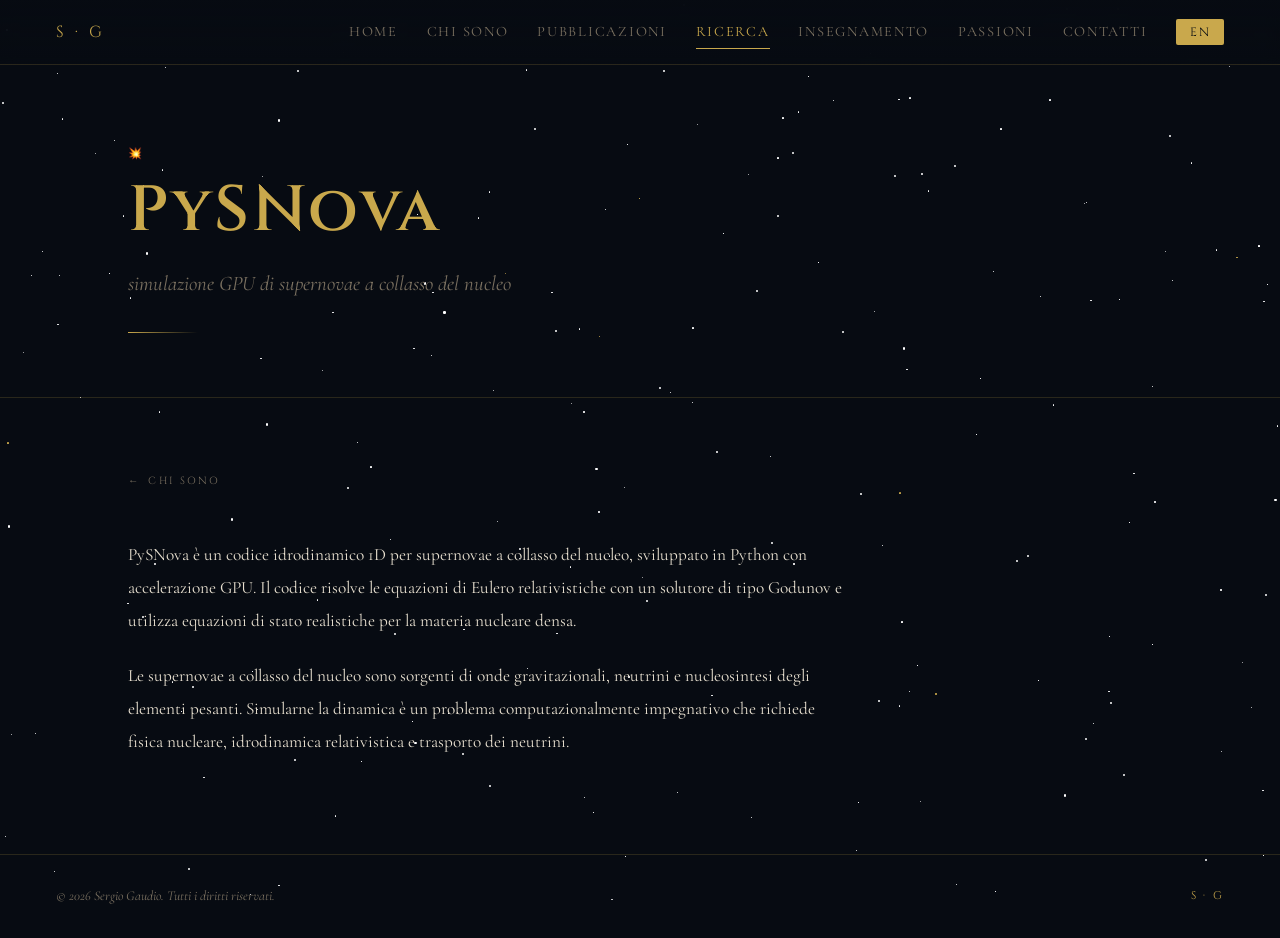
<file: pysnova.html>
<!DOCTYPE html>
<html lang="it" data-lang="it">
<head>
<meta charset="UTF-8">
<meta name="viewport" content="width=device-width, initial-scale=1.0">
<title>PySNova — Sergio Gaudio</title>
  <meta name="description" content="Research area page on PySNova — Sergio Gaudio by physicist Sergio Gaudio.">
  <meta name="author" content="Sergio Gaudio">
  <meta name="robots" content="index, follow">
  <meta property="og:title" content="PySNova — Sergio Gaudio">
  <meta property="og:url" content="https://gaudios.github.io/sergiogaudio/pysnova.html">
<link rel="stylesheet" href="style.css">
<style>
.area-body { max-width:720px; }
.area-body p {
  font-family:'Cormorant Garamond',serif; font-size:1.08rem;
  color:var(--text); line-height:1.9; margin-bottom:1.4rem;
}
.area-body p:last-child { margin-bottom:0; }
.area-body em { color:var(--gold); font-style:italic; }
.back-link {
  display:inline-flex; align-items:center; gap:0.5rem;
  font-family:'Cinzel',serif; font-size:0.65rem; letter-spacing:0.2em;
  color:var(--text-dim); text-decoration:none; text-transform:uppercase;
  margin-bottom:3rem; transition:color 0.3s;
}
.back-link:hover { color:var(--gold); }
</style>
</head>
<body>
<div id="stars"></div>

<nav>
  <a class="nav-logo" href="index.html">S · G</a>
  <div class="nav-links">
    <a href="index.html" data-it="Home" data-en="Home">Home</a>
    <a href="about.html" data-it="Chi sono" data-en="About">Chi sono</a>
    <a href="publications.html" data-it="Pubblicazioni" data-en="Publications">Pubblicazioni</a>
    <a href="research.html" class="active" data-it="Ricerca" data-en="Research">Ricerca</a>
    <a href="teaching.html" data-it="Insegnamento" data-en="Teaching">Insegnamento</a>
    <a href="passions.html" data-it="Passioni" data-en="Passions">Passioni</a>
    <a href="contact.html" data-it="Contatti" data-en="Contact">Contatti</a>
    <button class="lang-btn" id="lang-toggle">EN</button>
  </div>
</nav>

<div class="page-hero">
  <div class="page-eyebrow">💥</div>
  <h1 class="page-title" data-it="<span>PySNova</span>" data-en="<span>PySNova</span>"><span>PySNova</span></h1>
    <p class="page-subtitle" data-it="simulazione GPU di supernovae a collasso del nucleo" data-en="GPU simulation of core-collapse supernovae">simulazione GPU di supernovae a collasso del nucleo</p>
  <div class="page-rule"></div>
</div>

<div class="page-content">
  <a class="back-link" href="about.html">← <span data-it="Chi sono" data-en="About">Chi sono</span></a>
  <div class="area-body reveal">
    <p data-it="PySNova è un codice idrodinamico 1D per supernovae a collasso del nucleo, sviluppato in Python con accelerazione GPU. Il codice risolve le equazioni di Eulero relativistiche con un solutore di tipo Godunov e utilizza equazioni di stato realistiche per la materia nucleare densa." data-en="PySNova is a 1D hydrodynamic code for core-collapse supernovae, developed in Python with GPU acceleration. The code solves the relativistic Euler equations with a Godunov-type solver and uses realistic equations of state for dense nuclear matter.">PySNova è un codice idrodinamico 1D per supernovae a collasso del nucleo, sviluppato in Python con accelerazione GPU. Il codice risolve le equazioni di Eulero relativistiche con un solutore di tipo Godunov e utilizza equazioni di stato realistiche per la materia nucleare densa.</p>
    <p data-it="Le supernovae a collasso del nucleo sono sorgenti di onde gravitazionali, neutrini e nucleosintesi degli elementi pesanti. Simularne la dinamica è un problema computazionalmente impegnativo che richiede fisica nucleare, idrodinamica relativistica e trasporto dei neutrini." data-en="Core-collapse supernovae are sources of gravitational waves, neutrinos, and nucleosynthesis of heavy elements. Simulating their dynamics is a computationally demanding problem requiring nuclear physics, relativistic hydrodynamics, and neutrino transport.">Le supernovae a collasso del nucleo sono sorgenti di onde gravitazionali, neutrini e nucleosintesi degli elementi pesanti. Simularne la dinamica è un problema computazionalmente impegnativo che richiede fisica nucleare, idrodinamica relativistica e trasporto dei neutrini.</p>

  </div>
</div>

<footer>
  <div class="footer-copy" data-it="© 2026 Sergio Gaudio. Tutti i diritti riservati." data-en="© 2026 Sergio Gaudio. All rights reserved.">© 2026 Sergio Gaudio. Tutti i diritti riservati.</div>
  <div class="footer-sig">S · G</div>
</footer>

<script src="main.js"></script>
</body>
</html>
</file>
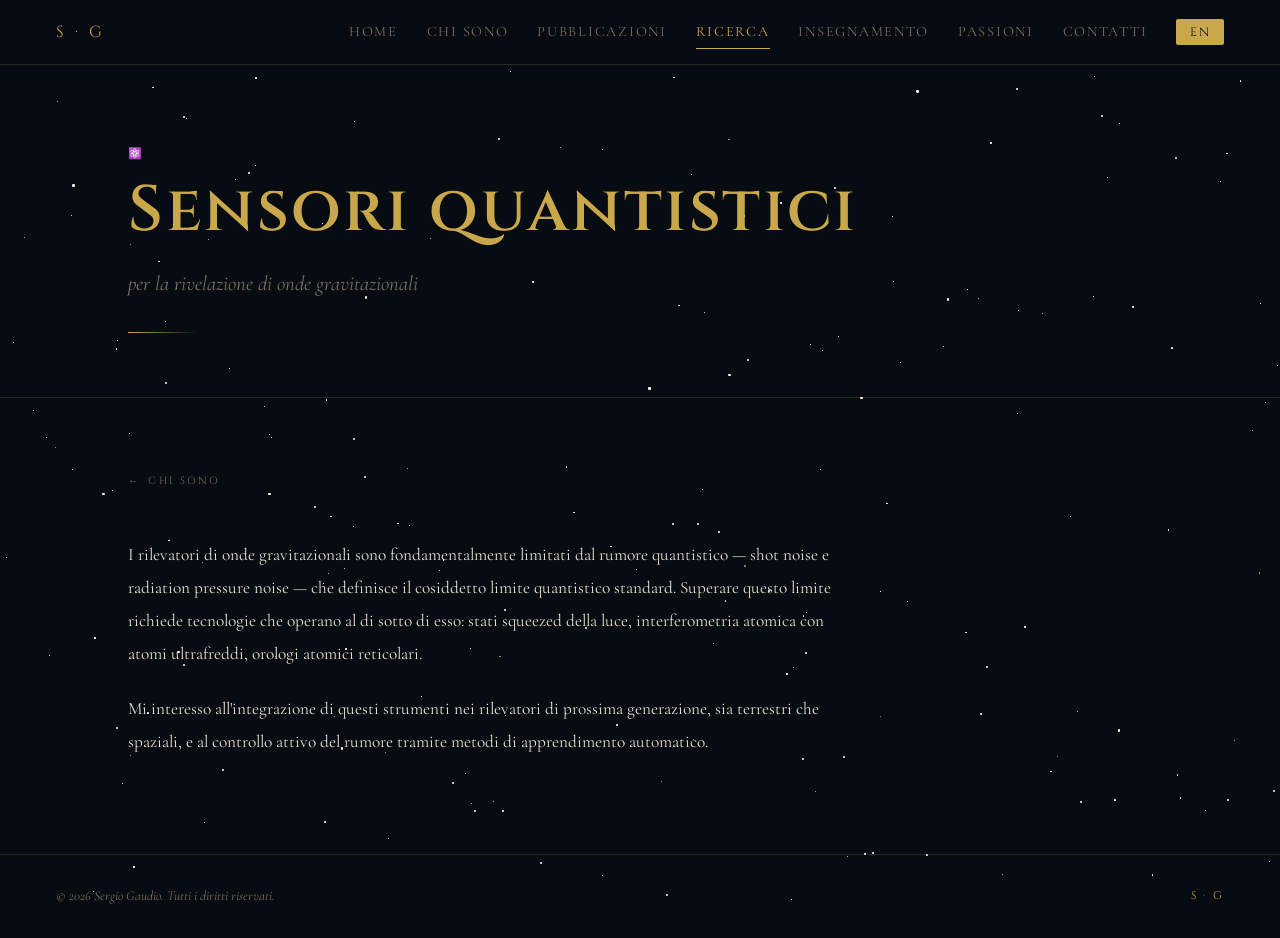
<file: quantum-sensors.html>
<!DOCTYPE html>
<html lang="it" data-lang="it">
<head>
<meta charset="UTF-8">
<meta name="viewport" content="width=device-width, initial-scale=1.0">
<title>Sensori quantistici — Sergio Gaudio</title>
  <meta name="description" content="Research area page on Sensori quantistici — Sergio Gaudio by physicist Sergio Gaudio.">
  <meta name="author" content="Sergio Gaudio">
  <meta name="robots" content="index, follow">
  <meta property="og:title" content="Sensori quantistici — Sergio Gaudio">
  <meta property="og:url" content="https://gaudios.github.io/sergiogaudio/quantum-sensors.html">
<link rel="stylesheet" href="style.css">
<style>
.area-body { max-width:720px; }
.area-body p {
  font-family:'Cormorant Garamond',serif; font-size:1.08rem;
  color:var(--text); line-height:1.9; margin-bottom:1.4rem;
}
.area-body p:last-child { margin-bottom:0; }
.area-body em { color:var(--gold); font-style:italic; }
.back-link {
  display:inline-flex; align-items:center; gap:0.5rem;
  font-family:'Cinzel',serif; font-size:0.65rem; letter-spacing:0.2em;
  color:var(--text-dim); text-decoration:none; text-transform:uppercase;
  margin-bottom:3rem; transition:color 0.3s;
}
.back-link:hover { color:var(--gold); }
</style>
</head>
<body>
<div id="stars"></div>

<nav>
  <a class="nav-logo" href="index.html">S · G</a>
  <div class="nav-links">
    <a href="index.html" data-it="Home" data-en="Home">Home</a>
    <a href="about.html" data-it="Chi sono" data-en="About">Chi sono</a>
    <a href="publications.html" data-it="Pubblicazioni" data-en="Publications">Pubblicazioni</a>
    <a href="research.html" class="active" data-it="Ricerca" data-en="Research">Ricerca</a>
    <a href="teaching.html" data-it="Insegnamento" data-en="Teaching">Insegnamento</a>
    <a href="passions.html" data-it="Passioni" data-en="Passions">Passioni</a>
    <a href="contact.html" data-it="Contatti" data-en="Contact">Contatti</a>
    <button class="lang-btn" id="lang-toggle">EN</button>
  </div>
</nav>

<div class="page-hero">
  <div class="page-eyebrow">⚛️</div>
  <h1 class="page-title" data-it="<span>Sensori quantistici</span>" data-en="<span>Quantum sensors</span>"><span>Sensori quantistici</span></h1>
    <p class="page-subtitle" data-it="per la rivelazione di onde gravitazionali" data-en="for gravitational wave detection">per la rivelazione di onde gravitazionali</p>
  <div class="page-rule"></div>
</div>

<div class="page-content">
  <a class="back-link" href="about.html">← <span data-it="Chi sono" data-en="About">Chi sono</span></a>
  <div class="area-body reveal">
    <p data-it="I rilevatori di onde gravitazionali sono fondamentalmente limitati dal rumore quantistico — shot noise e radiation pressure noise — che definisce il cosiddetto limite quantistico standard. Superare questo limite richiede tecnologie che operano al di sotto di esso: stati squeezed della luce, interferometria atomica con atomi ultrafreddi, orologi atomici reticolari." data-en="Gravitational wave detectors are fundamentally limited by quantum noise — shot noise and radiation pressure noise — which defines the so-called standard quantum limit. Surpassing this limit requires technologies that operate below it: squeezed states of light, atom interferometry with ultracold atoms, optical lattice clocks.">I rilevatori di onde gravitazionali sono fondamentalmente limitati dal rumore quantistico — shot noise e radiation pressure noise — che definisce il cosiddetto limite quantistico standard. Superare questo limite richiede tecnologie che operano al di sotto di esso: stati squeezed della luce, interferometria atomica con atomi ultrafreddi, orologi atomici reticolari.</p>
    <p data-it="Mi interesso all'integrazione di questi strumenti nei rilevatori di prossima generazione, sia terrestri che spaziali, e al controllo attivo del rumore tramite metodi di apprendimento automatico." data-en="I am interested in the integration of these instruments into next-generation detectors, both ground-based and space-based, and in active noise control via machine learning methods.">Mi interesso all'integrazione di questi strumenti nei rilevatori di prossima generazione, sia terrestri che spaziali, e al controllo attivo del rumore tramite metodi di apprendimento automatico.</p>

  </div>
</div>

<footer>
  <div class="footer-copy" data-it="© 2026 Sergio Gaudio. Tutti i diritti riservati." data-en="© 2026 Sergio Gaudio. All rights reserved.">© 2026 Sergio Gaudio. Tutti i diritti riservati.</div>
  <div class="footer-sig">S · G</div>
</footer>

<script src="main.js"></script>
</body>
</html>
</file>
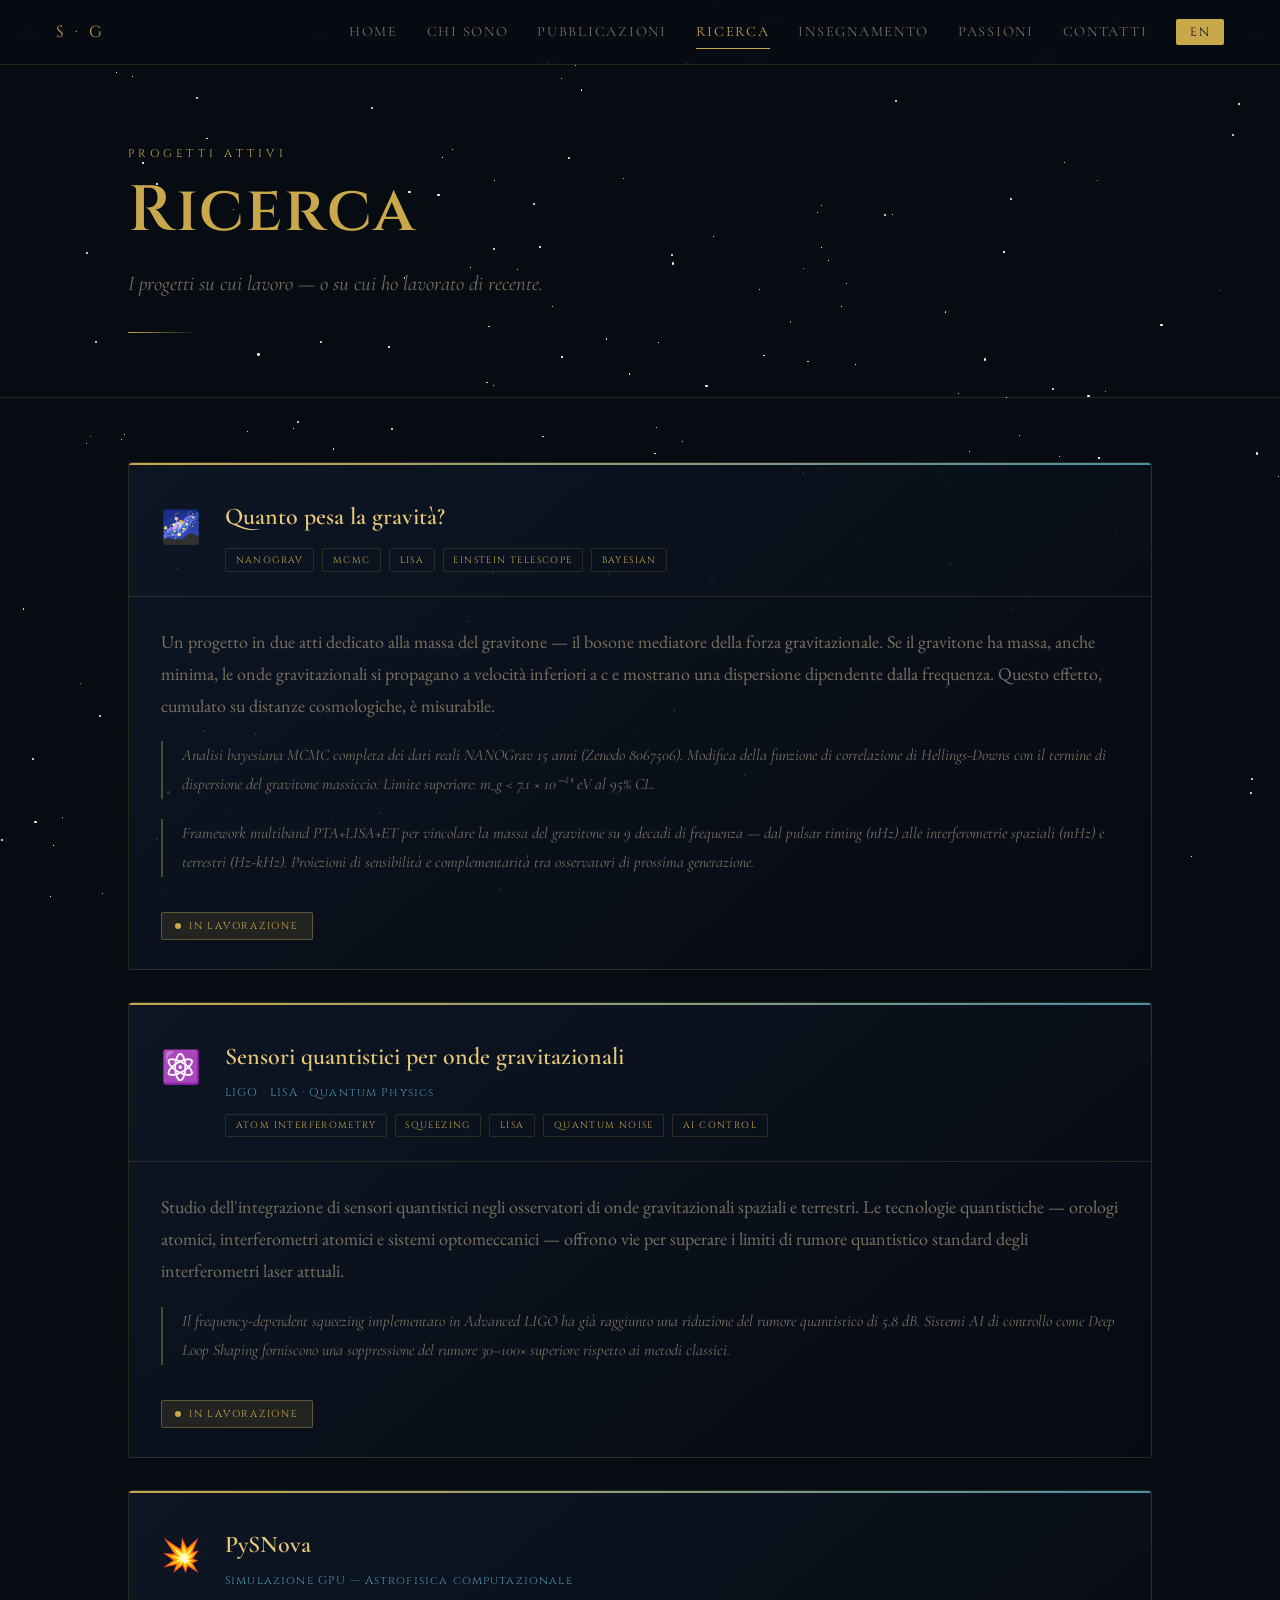
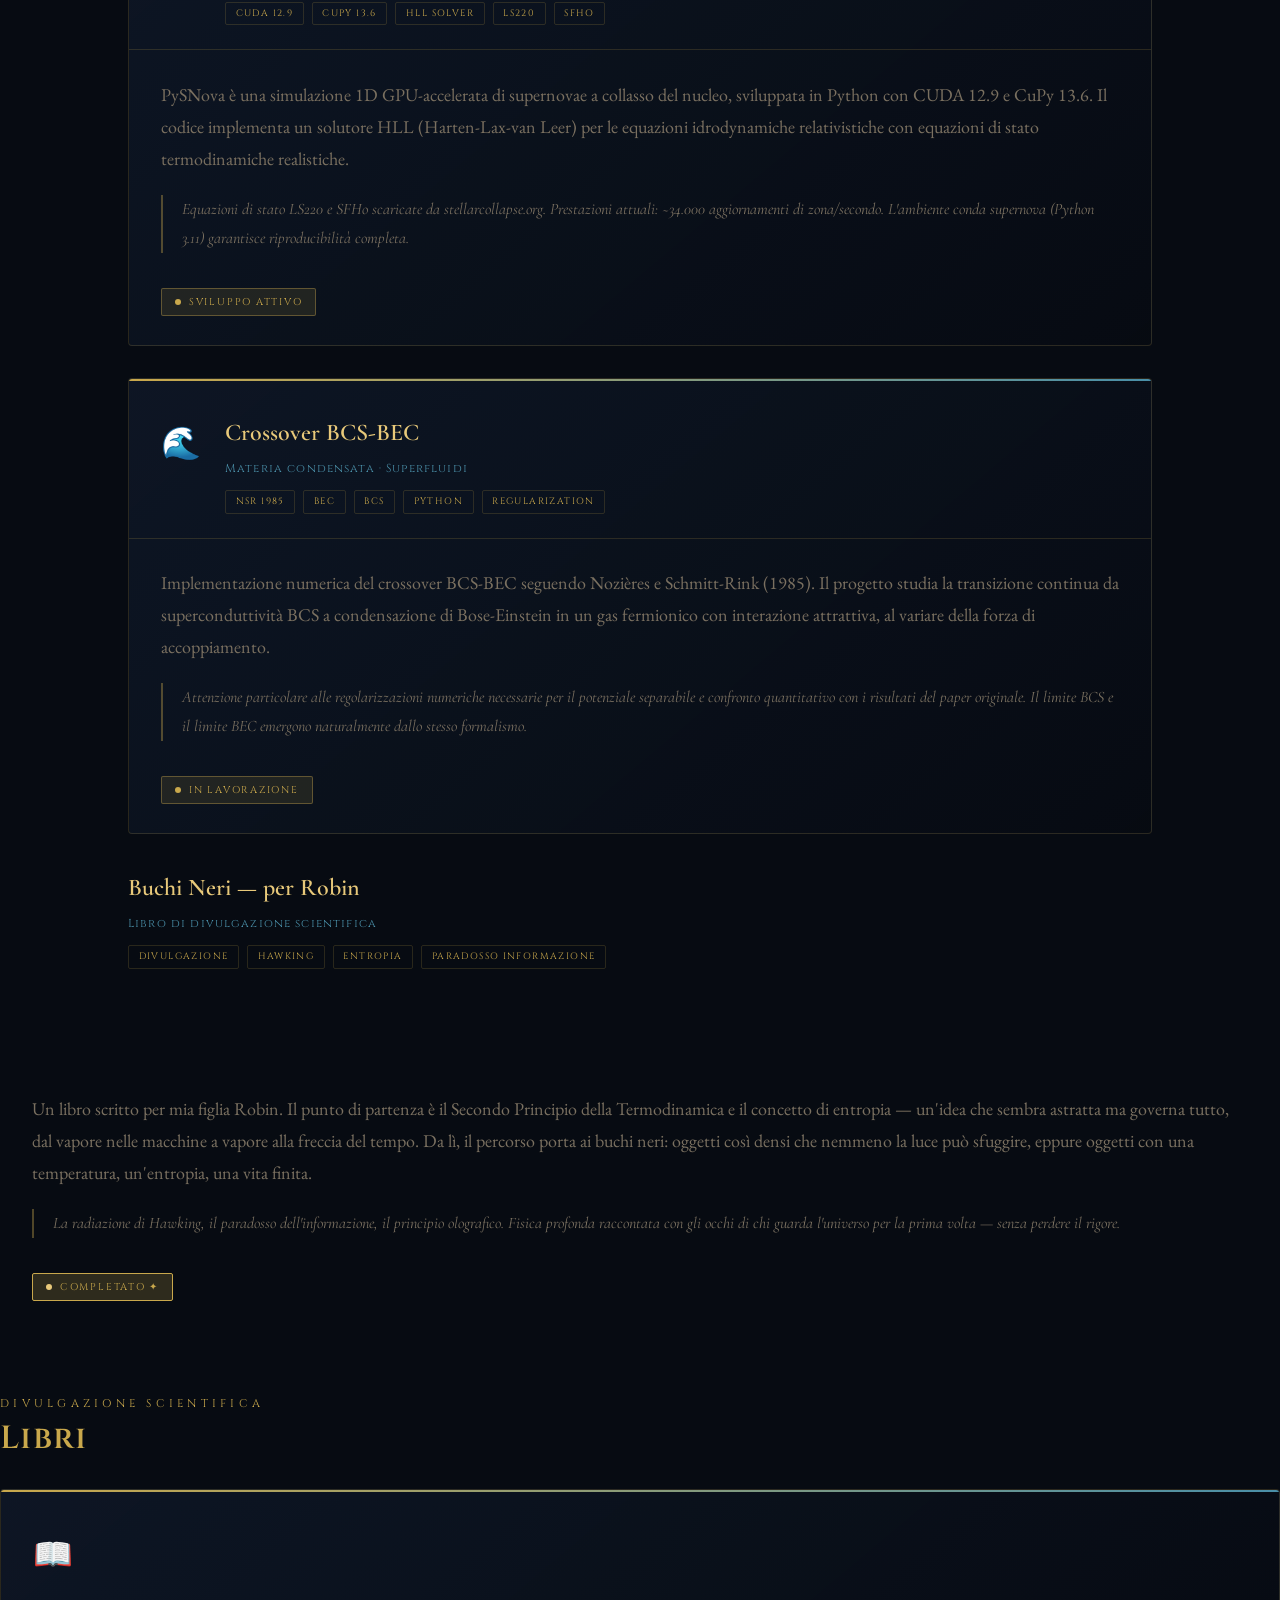
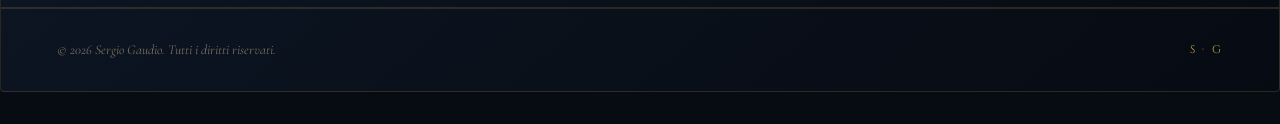
<file: research.html>
<!DOCTYPE html>
<html lang="it" data-lang="it">
<head>
<meta charset="UTF-8">
<meta name="viewport" content="width=device-width, initial-scale=1.0">
<title>Ricerca — Sergio Gaudio</title>
  <meta name="description" content="Research projects by Sergio Gaudio: graviton mass constraints with NANOGrav, quantum sensors for gravitational wave detection, PySNova supernova simulation, BCS-BEC crossover.">
  <meta name="keywords" content="Sergio Gaudio research, graviton mass, NANOGrav, quantum sensors, PySNova, BCS-BEC, core-collapse supernovae">
  <meta name="author" content="Sergio Gaudio">
  <meta name="robots" content="index, follow">
  <meta property="og:type" content="website">
  <meta property="og:site_name" content="Sergio Gaudio">
  <meta property="og:locale" content="it_IT">
  <meta property="og:title" content="Ricerca — Sergio Gaudio">
  <meta property="og:description" content="Research projects by Sergio Gaudio: graviton mass constraints with NANOGrav, quantum sensors for gravitational wave detection, PySNova supernova simulation, BCS-BEC crossover.">
  <meta property="og:url" content="https://gaudios.github.io/sergiogaudio/research.html">
<link rel="stylesheet" href="style.css">
<style>
.research-intro { max-width:700px; margin-bottom:3.5rem; }
.research-intro p { color:var(--text-dim); margin-bottom:1rem; }
.project-full {
  border:1px solid var(--border);
  background:linear-gradient(140deg,rgba(15,24,40,0.85),rgba(7,11,18,0.95));
  border-radius:4px; margin-bottom:2rem; overflow:hidden;
  transition:border-color 0.3s;
}
.project-full:hover { border-color:var(--border2); }
.project-header {
  display:flex; align-items:flex-start; gap:1.5rem;
  padding:2rem 2rem 1.5rem; border-bottom:1px solid var(--border);
  position:relative;
}
.project-header::before {
  content:''; position:absolute; top:0; left:0; right:0; height:2px;
  background:linear-gradient(to right,var(--gold),var(--accent));
}
.project-icon { font-size:2rem; flex-shrink:0; margin-top:0.2rem; }
.project-meta { flex:1; }
.project-title {
  font-family:'Cormorant Garamond',serif; font-size:1.5rem; font-weight:600;
  color:var(--gold-light); margin-bottom:0.3rem;
}
.project-journal {
  font-family:'Cinzel',serif; font-size:0.72rem; letter-spacing:0.1em;
  color:var(--accent); margin-bottom:0.5rem;
}
.project-tags { display:flex; flex-wrap:wrap; gap:0.5rem; margin-top:0.6rem; }
.p-tag {
  font-family:'Cinzel',serif; font-size:0.58rem; letter-spacing:0.15em;
  color:var(--gold); border:1px solid var(--border); padding:0.15rem 0.6rem;
  border-radius:2px; text-transform:uppercase;
}
.project-body { padding:1.8rem 2rem; }
.project-body p { color:var(--text-dim); margin-bottom:1rem; line-height:1.78; }
.project-body p:last-child { margin-bottom:0; }
.project-detail {
  border-left:2px solid var(--border2); padding-left:1.2rem;
  margin:1.2rem 0; font-family:'Cormorant Garamond',serif;
  font-style:italic; color:var(--text-dim); font-size:1rem;
}
.project-status {
  display:inline-flex; align-items:center; gap:0.5rem;
  font-family:'Cinzel',serif; font-size:0.62rem; letter-spacing:0.18em;
  color:var(--gold); text-transform:uppercase;
  background:var(--gold-dim); border:1px solid var(--border2);
  padding:0.25rem 0.8rem; border-radius:2px; margin-top:1rem;
}
.status-dot { width:6px; height:6px; border-radius:50%; background:var(--gold); animation:pulse 2s ease-in-out infinite; }
@keyframes pulse { 0%,100%{opacity:1;transform:scale(1);} 50%{opacity:0.4;transform:scale(0.8);} }
</style>
</head>
<body>
<div id="stars"></div>

<nav>
  <a class="nav-logo" href="index.html">S · G</a>
  <div class="nav-links">
    <a href="index.html" data-it="Home" data-en="Home">Home</a>
    <a href="about.html" data-it="Chi sono" data-en="About">Chi sono</a>
    <a href="publications.html" data-it="Pubblicazioni" data-en="Publications">Pubblicazioni</a>
    <a href="research.html" class="active" data-it="Ricerca" data-en="Research">Ricerca</a>
    <a href="teaching.html" data-it="Insegnamento" data-en="Teaching">Insegnamento</a>
    <a href="passions.html" data-it="Passioni" data-en="Passions">Passioni</a>
    <a href="contact.html" data-it="Contatti" data-en="Contact">Contatti</a>
    <button class="lang-btn" id="lang-toggle">EN</button>
  </div>
</nav>

<div class="page-hero">
  <div class="page-eyebrow" data-it="Progetti attivi" data-en="Active projects">Progetti attivi</div>
  <h1 class="page-title" data-it="<span>Ricerca</span>" data-en="<span>Research</span>"><span>Ricerca</span></h1>
  <p class="page-subtitle"
     data-it="I progetti su cui lavoro — o su cui ho lavorato di recente."
     data-en="Projects I am working on — or have worked on recently.">
    I progetti su cui lavoro — o su cui ho lavorato di recente.
  </p>
  <div class="page-rule"></div>
</div>

<div class="page-content">

  <!-- GRAVITON -->
  <div class="project-full reveal">
    <div class="project-header">
      <div class="project-icon">🌌</div>
      <div class="project-meta">
        <div class="project-title" data-it="Quanto pesa la gravità?" data-en="How Heavy Is Gravity?">Quanto pesa la gravità?</div>
        
        <div class="project-tags">
          <span class="p-tag">NANOGrav</span><span class="p-tag">MCMC</span>
          <span class="p-tag">LISA</span><span class="p-tag">Einstein Telescope</span>
          <span class="p-tag">Bayesian</span>
        </div>
      </div>
    </div>
    <div class="project-body">
      <p data-it="Un progetto in due atti dedicato alla massa del gravitone — il bosone mediatore della forza gravitazionale. Se il gravitone ha massa, anche minima, le onde gravitazionali si propagano a velocità inferiori a c e mostrano una dispersione dipendente dalla frequenza. Questo effetto, cumulato su distanze cosmologiche, è misurabile."
         data-en="A project in two acts dedicated to the graviton mass — the boson mediating the gravitational force. If the graviton has even a tiny mass, gravitational waves propagate at speeds below c and exhibit frequency-dependent dispersion. This effect, accumulated over cosmological distances, is measurable.">
        Un progetto in due atti dedicato alla massa del gravitone — il bosone mediatore della forza gravitazionale. Se il gravitone ha massa, anche minima, le onde gravitazionali si propagano a velocità inferiori a c e mostrano una dispersione dipendente dalla frequenza. Questo effetto, cumulato su distanze cosmologiche, è misurabile.
      </p>
      <div class="project-detail" data-it="Analisi bayesiana MCMC completa dei dati reali NANOGrav 15 anni (Zenodo 8067506). Modifica della funzione di correlazione di Hellings-Downs con il termine di dispersione del gravitone massiccio. Limite superiore: m_g &lt; 7.1 × 10⁻²⁴ eV al 95% CL." data-en="Full Bayesian MCMC analysis of real NANOGrav 15-year data (Zenodo 8067506). Modified Hellings-Downs correlation with massive graviton dispersion term. Upper bound: m_g &lt; 7.1 × 10⁻²⁴ eV at 95% CL.">Analisi bayesiana MCMC completa dei dati reali NANOGrav 15 anni (Zenodo 8067506). Modifica della funzione di correlazione di Hellings-Downs con il termine di dispersione del gravitone massiccio. Limite superiore: m<sub>g</sub> &lt; 7.1 × 10⁻²⁴ eV al 95% CL.</div>
      <div class="project-detail" data-it="Framework multiband PTA+LISA+ET per vincolare la massa del gravitone su 9 decadi di frequenza — dal pulsar timing (nHz) alle interferometrie spaziali (mHz) e terrestri (Hz-kHz). Proiezioni di sensibilità e complementarità tra osservatori di prossima generazione." data-en="Multiband PTA+LISA+ET framework to constrain graviton and scalar mediator mass across 9 frequency decades — from pulsar timing (nHz) to space-based (mHz) and ground-based (Hz-kHz) interferometers. Sensitivity projections and complementarity between next-generation observatories.">Framework multiband PTA+LISA+ET per vincolare la massa del gravitone su 9 decadi di frequenza — dal pulsar timing (nHz) alle interferometrie spaziali (mHz) e terrestri (Hz-kHz).</div>
      <div class="project-status">
        <div class="status-dot"></div>
        <span data-it="In lavorazione" data-en="In progress">In lavorazione</span>
      </div>
    </div>
  </div>

  <!-- QUANTUM SENSORS -->
  <div class="project-full reveal">
    <div class="project-header">
      <div class="project-icon">⚛️</div>
      <div class="project-meta">
        <div class="project-title" data-it="Sensori quantistici per onde gravitazionali" data-en="Quantum Sensors for Gravitational Waves">Sensori quantistici per onde gravitazionali</div>
        <div class="project-journal">LIGO · LISA · Quantum Physics</div>
        <div class="project-tags">
          <span class="p-tag">Atom Interferometry</span><span class="p-tag">Squeezing</span>
          <span class="p-tag">LISA</span><span class="p-tag">Quantum Noise</span><span class="p-tag">AI Control</span>
        </div>
      </div>
    </div>
    <div class="project-body">
      <p data-it="Studio dell'integrazione di sensori quantistici negli osservatori di onde gravitazionali spaziali e terrestri. Le tecnologie quantistiche — orologi atomici, interferometri atomici e sistemi optomeccanici — offrono vie per superare i limiti di rumore quantistico standard degli interferometri laser attuali."
         data-en="Study of quantum sensor integration into space-based and ground-based gravitational wave observatories. Quantum technologies — atomic clocks, atom interferometers, and optomechanical systems — offer pathways beyond the standard quantum noise limits of current laser interferometers.">
        Studio dell'integrazione di sensori quantistici negli osservatori di onde gravitazionali spaziali e terrestri. Le tecnologie quantistiche — orologi atomici, interferometri atomici e sistemi optomeccanici — offrono vie per superare i limiti di rumore quantistico standard degli interferometri laser attuali.
      </p>
      <div class="project-detail" data-it="Il frequency-dependent squeezing implementato in Advanced LIGO ha già raggiunto una riduzione del rumore quantistico di 5.8 dB. Sistemi AI di controllo come Deep Loop Shaping forniscono una soppressione del rumore 30–100× superiore rispetto ai metodi classici." data-en="Frequency-dependent squeezing implemented in Advanced LIGO has already achieved 5.8 dB of quantum noise reduction. AI control systems such as Deep Loop Shaping provide 30–100× noise suppression compared to classical methods.">Il frequency-dependent squeezing implementato in Advanced LIGO ha già raggiunto una riduzione del rumore quantistico di 5.8 dB. Sistemi AI di controllo forniscono soppressione del rumore 30–100× superiore ai metodi classici.</div>
      <div class="project-status">
        <div class="status-dot"></div>
        <span data-it="In lavorazione" data-en="In progress">In lavorazione</span>
      </div>
    </div>
  </div>

  <!-- PYSNOVA -->
  <div class="project-full reveal">
    <div class="project-header">
      <div class="project-icon">💥</div>
      <div class="project-meta">
        <div class="project-title">PySNova</div>
        <div class="project-journal" data-it="Simulazione GPU — Astrofisica computazionale" data-en="GPU Simulation — Computational Astrophysics">Simulazione GPU — Astrofisica computazionale</div>
        <div class="project-tags">
          <span class="p-tag">CUDA 12.9</span><span class="p-tag">CuPy 13.6</span>
          <span class="p-tag">HLL Solver</span><span class="p-tag">LS220</span><span class="p-tag">SFHo</span>
        </div>
      </div>
    </div>
    <div class="project-body">
      <p data-it="PySNova è una simulazione 1D GPU-accelerata di supernovae a collasso del nucleo, sviluppata in Python con CUDA 12.9 e CuPy 13.6. Il codice implementa un solutore HLL (Harten-Lax-van Leer) per le equazioni idrodynamiche relativistiche con equazioni di stato termodinamiche realistiche."
         data-en="PySNova is a 1D GPU-accelerated core-collapse supernova simulation developed in Python with CUDA 12.9 and CuPy 13.6. The code implements an HLL (Harten-Lax-van Leer) solver for relativistic hydrodynamic equations with realistic thermodynamic equations of state.">
        PySNova è una simulazione 1D GPU-accelerata di supernovae a collasso del nucleo, sviluppata in Python con CUDA 12.9 e CuPy 13.6. Il codice implementa un solutore HLL per le equazioni idrodinamiche relativistiche con equazioni di stato termodinamiche realistiche.
      </p>
      <div class="project-detail" data-it="Equazioni di stato LS220 e SFHo scaricate da stellarcollapse.org. Prestazioni attuali: ~34.000 aggiornamenti di zona/secondo. L'ambiente conda supernova (Python 3.11) garantisce riproducibilità completa." data-en="LS220 and SFHo equations of state from stellarcollapse.org. Current performance: ~34,000 zone-updates/second. The conda supernova environment (Python 3.11) ensures full reproducibility.">Equazioni di stato LS220 e SFHo (stellarcollapse.org). Prestazioni: ~34.000 zone-update/sec. Ambiente conda supernova, Python 3.11.</div>
      <div class="project-status">
        <div class="status-dot"></div>
        <span data-it="Sviluppo attivo" data-en="Active development">Sviluppo attivo</span>
      </div>
    </div>
  </div>

  <!-- BCS-BEC -->
  <div class="project-full reveal">
    <div class="project-header">
      <div class="project-icon">🌊</div>
      <div class="project-meta">
        <div class="project-title" data-it="Crossover BCS-BEC" data-en="BCS-BEC Crossover">Crossover BCS-BEC</div>
        <div class="project-journal" data-it="Materia condensata · Superfluidi" data-en="Condensed Matter · Superfluids">Materia condensata · Superfluidi</div>
        <div class="project-tags">
          <span class="p-tag">NSR 1985</span><span class="p-tag">BEC</span>
          <span class="p-tag">BCS</span><span class="p-tag">Python</span><span class="p-tag">Regularization</span>
        </div>
      </div>
    </div>
    <div class="project-body">
      <p data-it="Implementazione numerica del crossover BCS-BEC seguendo Nozières e Schmitt-Rink (1985). Il progetto studia la transizione continua da superconduttività BCS a condensazione di Bose-Einstein in un gas fermionico con interazione attrattiva, al variare della forza di accoppiamento."
         data-en="Numerical implementation of the BCS-BEC crossover following Nozières and Schmitt-Rink (1985). The project studies the smooth transition from BCS superconductivity to Bose-Einstein condensation in an attractive Fermi gas as the coupling strength varies.">
        Implementazione numerica del crossover BCS-BEC seguendo Nozières–Schmitt-Rink (1985). Transizione continua da superconduttività BCS a condensazione di Bose-Einstein in un gas fermionico con interazione attrattiva, al variare della forza di accoppiamento.
      </p>
      <div class="project-detail" data-it="Attenzione particolare alle regolarizzazioni numeriche necessarie per il potenziale separabile e confronto quantitativo con i risultati del paper originale. Il limite BCS e il limite BEC emergono naturalmente dallo stesso formalismo." data-en="Special attention to the numerical regularizations required for the separable potential, with quantitative comparison against the original paper's results. The BCS and BEC limits emerge naturally from the same formalism.">Attenzione particolare alle regolarizzazioni numeriche per il potenziale separabile. I limiti BCS e BEC emergono naturalmente dallo stesso formalismo.</div>
      <div class="project-status">
        <div class="status-dot"></div>
        <span data-it="In lavorazione" data-en="In progress">In lavorazione</span>
      </div>
    </div>
  </div>


      <div class="project-meta">
        <div class="project-title" data-it="Buchi Neri — per Robin" data-en="Black Holes — for Robin">Buchi Neri — per Robin</div>
        <div class="project-journal" data-it="Libro di divulgazione scientifica" data-en="Popular Science Book">Libro di divulgazione scientifica</div>
        <div class="project-tags">
          <span class="p-tag">Divulgazione</span><span class="p-tag">Hawking</span>
          <span class="p-tag">Entropia</span><span class="p-tag">Paradosso informazione</span>
        </div>
      </div>
    </div>
    <div class="project-body">
      <p data-it="Un libro scritto per mia figlia Robin. Il punto di partenza è il Secondo Principio della Termodinamica e il concetto di entropia — un'idea che sembra astratta ma governa tutto, dal vapore nelle macchine a vapore alla freccia del tempo. Da lì, il percorso porta ai buchi neri: oggetti così densi che nemmeno la luce può sfuggire, eppure oggetti con una temperatura, un'entropia, una vita finita."
         data-en="A book written for my daughter Robin. The starting point is the Second Law of Thermodynamics and the concept of entropy — an idea that seems abstract but governs everything, from steam engines to the arrow of time. From there, the path leads to black holes: objects so dense that not even light can escape, yet objects with a temperature, an entropy, a finite life.">
        Un libro scritto per mia figlia Robin. Il punto di partenza è il Secondo Principio e il concetto di entropia. Da lì, il percorso porta ai buchi neri: oggetti così densi che nemmeno la luce può sfuggire, eppure dotati di temperatura, entropia e vita finita.
      </p>
      <div class="project-detail" data-it="La radiazione di Hawking, il paradosso dell'informazione, il principio olografico. Fisica profonda raccontata con gli occhi di chi guarda l'universo per la prima volta — senza perdere il rigore." data-en="Hawking radiation, the information paradox, the holographic principle. Deep physics told through the eyes of someone seeing the universe for the very first time — without sacrificing rigor.">La radiazione di Hawking, il paradosso dell'informazione, il principio olografico. Fisica profonda raccontata con gli occhi di chi guarda l'universo per la prima volta.</div>
      <div class="project-status" style="background:rgba(201,168,76,0.2);border-color:var(--gold);">
        <div class="status-dot" style="background:var(--gold-light);"></div>
        <span data-it="Completato ✦" data-en="Completed ✦">Completato ✦</span>
      </div>
    </div>
  </div>


  <!-- DIVULGAZIONE -->
  <div style="margin-top:4rem;">
    <div class="page-eyebrow reveal" style="margin-bottom:0.5rem;" data-it="Divulgazione scientifica" data-en="Science outreach">Divulgazione scientifica</div>
    <h2 class="page-title reveal" style="font-size:clamp(1.4rem,3vw,2rem);margin-bottom:2rem;" data-it="<span>Libri</span>" data-en="<span>Books</span>"><span>Libri</span></h2>
  </div>
  <!-- ROBIN -->
  <div class="project-full reveal">
    <div class="project-header">
      <div class="project-icon">📖</div>

</div>

<footer>
  <div class="footer-copy" data-it="© 2026 Sergio Gaudio. Tutti i diritti riservati." data-en="© 2026 Sergio Gaudio. All rights reserved.">© 2026 Sergio Gaudio. Tutti i diritti riservati.</div>
  <div class="footer-sig">S · G</div>
</footer>

<script src="main.js"></script>
</body>
</html>
</file>
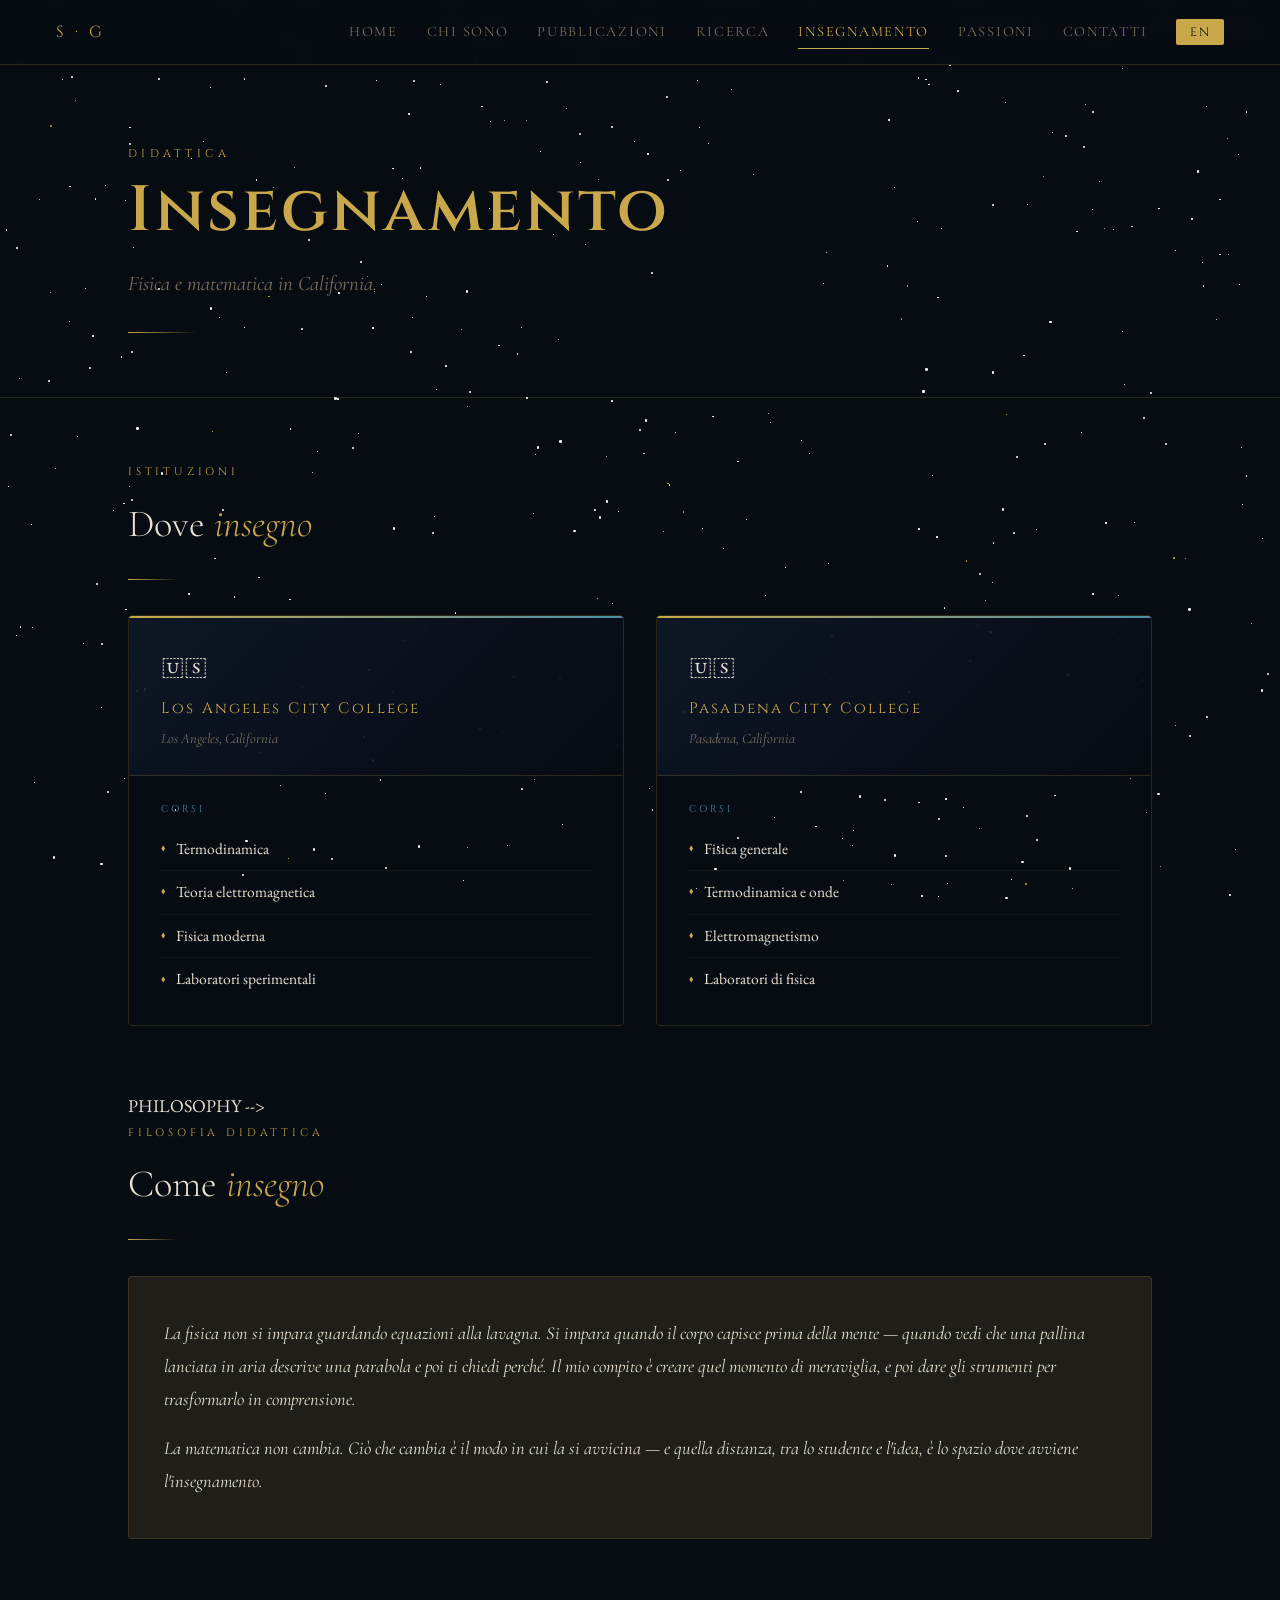
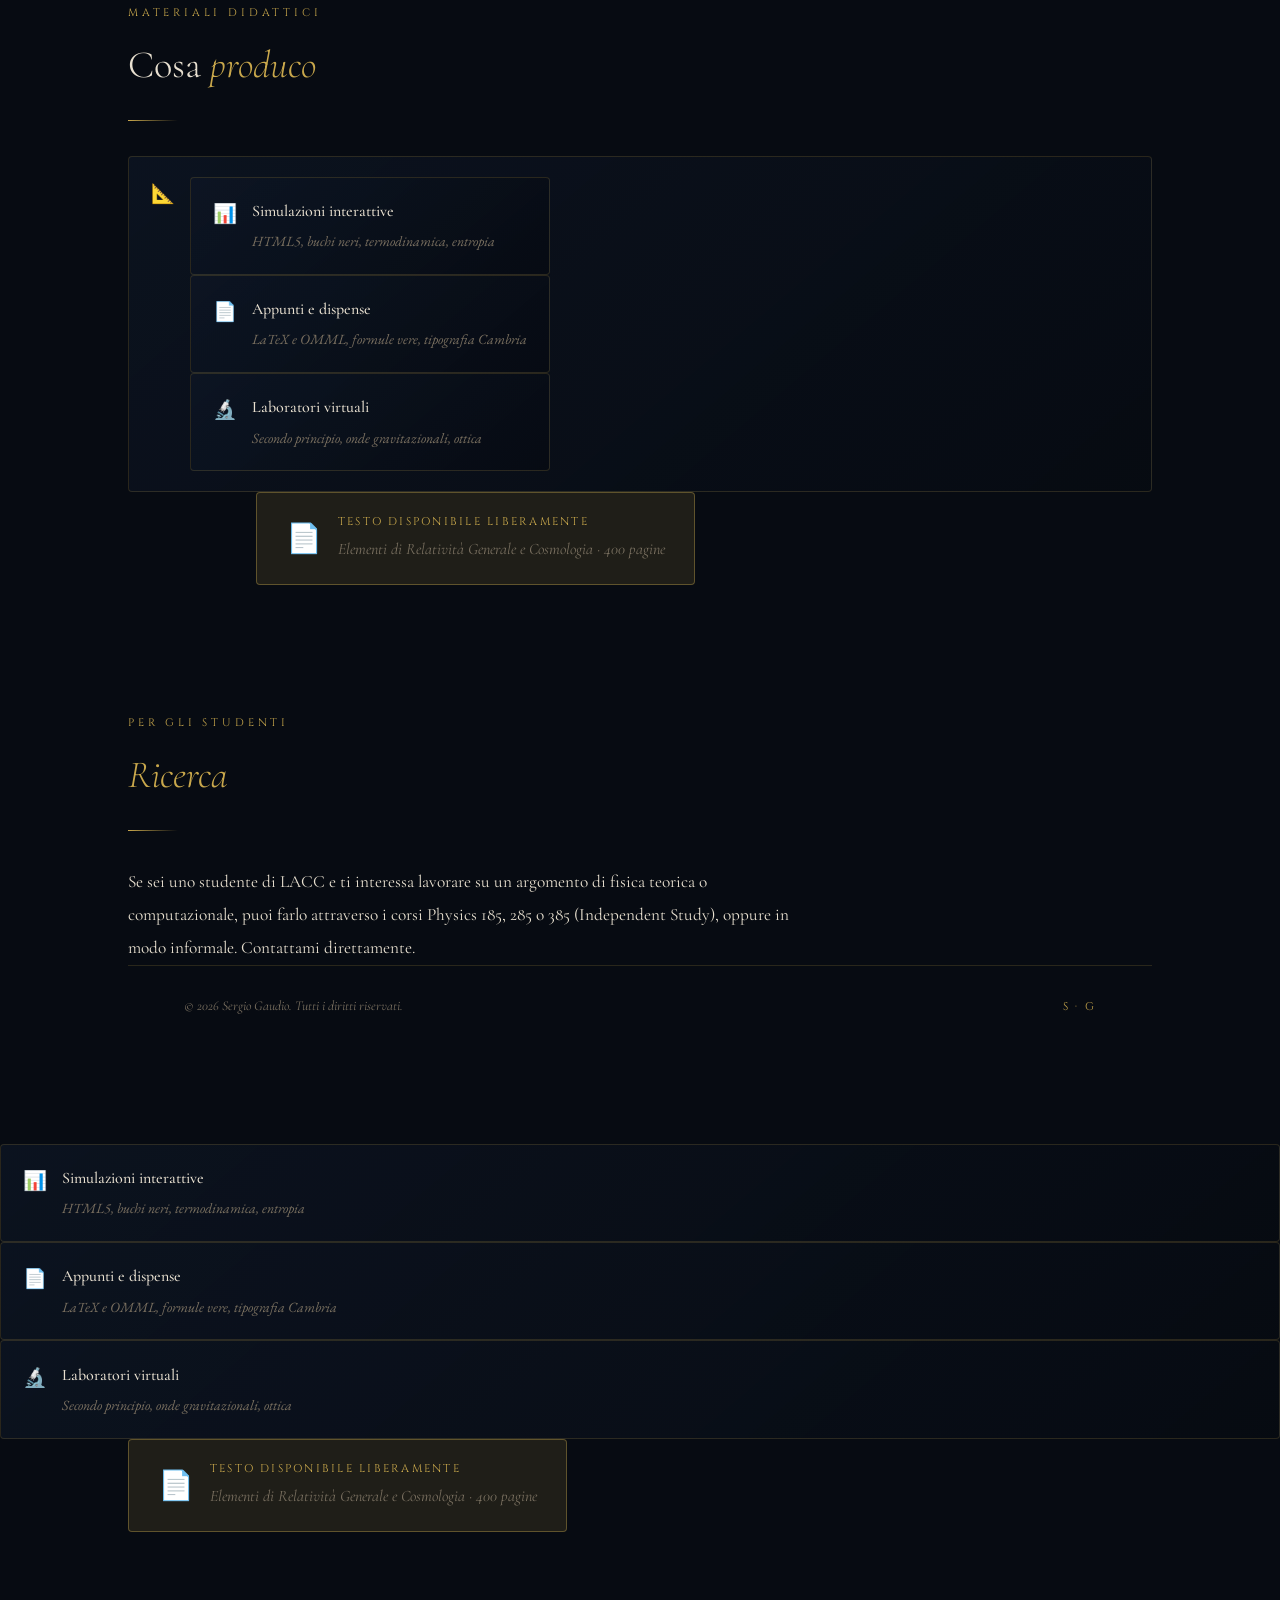
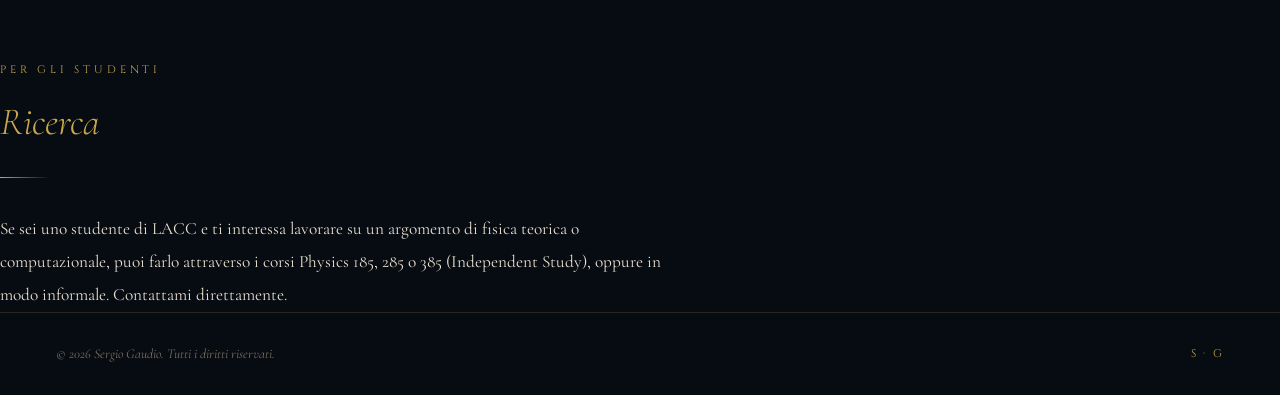
<file: teaching.html>
<!DOCTYPE html>
<html lang="it" data-lang="it">
<head>
<meta charset="UTF-8">
<meta name="viewport" content="width=device-width, initial-scale=1.0">
<title>Insegnamento — Sergio Gaudio</title>
  <meta name="description" content="Sergio Gaudio teaches physics and mathematics at Los Angeles City College and Pasadena City College. Courses: thermodynamics, electromagnetism, modern physics, general relativity.">
  <meta name="keywords" content="Sergio Gaudio teaching, Los Angeles City College, Pasadena City College, physics, thermodynamics, electromagnetism">
  <meta name="author" content="Sergio Gaudio">
  <meta name="robots" content="index, follow">
  <meta property="og:type" content="website">
  <meta property="og:site_name" content="Sergio Gaudio">
  <meta property="og:locale" content="it_IT">
  <meta property="og:title" content="Insegnamento — Sergio Gaudio">
  <meta property="og:description" content="Sergio Gaudio teaches physics and mathematics at Los Angeles City College and Pasadena City College. Courses: thermodynamics, electromagnetism, modern physics, general relativity.">
  <meta property="og:url" content="https://gaudios.github.io/sergiogaudio/teaching.html">
<link rel="stylesheet" href="style.css">
<style>
.institutions { display:grid; grid-template-columns:repeat(auto-fit,minmax(320px,1fr)); gap:2rem; margin-bottom:4rem; }
.inst-card {
  border:1px solid var(--border); border-radius:4px; overflow:hidden;
  transition:border-color 0.3s;
}
.inst-card:hover { border-color:var(--border2); }
.inst-header {
  padding:1.8rem 2rem 1.4rem; border-bottom:1px solid var(--border);
  position:relative;
  background:linear-gradient(135deg,rgba(15,24,40,0.9),rgba(7,11,18,0.95));
}
.inst-header::before {
  content:''; position:absolute; top:0; left:0; right:0; height:2px;
  background:linear-gradient(to right,var(--gold),var(--accent));
}
.inst-flag { font-size:1.4rem; margin-bottom:0.6rem; }
.inst-name {
  font-family:'Cinzel',serif; font-size:0.95rem; letter-spacing:0.14em;
  color:var(--gold); margin-bottom:0.2rem;
}
.inst-city {
  font-family:'Cormorant Garamond',serif; font-size:0.9rem;
  color:var(--text-dim); font-style:italic;
}
.inst-body { padding:1.5rem 2rem; }
.inst-label {
  font-family:'Cinzel',serif; font-size:0.62rem; letter-spacing:0.25em;
  color:var(--accent); text-transform:uppercase; margin-bottom:0.6rem;
}

/* Philosophy section */
.philosophy {
  border:1px solid var(--border); border-radius:4px; padding:2.5rem 2.2rem;
  margin-top:1rem; background:var(--gold-dim);
}
.phil-text {
  font-family:'Cormorant Garamond',serif; font-size:1.15rem;
  font-style:italic; color:var(--text); line-height:1.8; margin-bottom:1rem;
}
.phil-text:last-child { margin-bottom:0; }

/* Materials section */
.materials-grid { display:grid; grid-template-columns:repeat(auto-fit,minmax(240px,1fr)); gap:1.2rem; margin-top:0.5rem; }
.mat-item {
  border:1px solid var(--border); border-radius:4px; padding:1.2rem 1.4rem;
  display:flex; align-items:flex-start; gap:0.9rem;
  background:linear-gradient(140deg,rgba(15,24,40,0.6),rgba(7,11,18,0.8));
  transition:border-color 0.3s;
}
.mat-item:hover { border-color:var(--border2); }
.mat-icon { font-size:1.2rem; flex-shrink:0; }
.mat-info {}
.mat-title {
  font-family:'Cormorant Garamond',serif; font-size:1rem; font-weight:500;
  color:var(--text); margin-bottom:0.2rem;
}
.mat-desc { font-size:0.88rem; color:var(--text-dim); font-style:italic; }

@media(max-width:700px){
  .institutions{ grid-template-columns:1fr; }
}
</style>
</head>
<body>
<div id="stars"></div>

<nav>
  <a class="nav-logo" href="index.html">S · G</a>
  <div class="nav-links">
    <a href="index.html" data-it="Home" data-en="Home">Home</a>
    <a href="about.html" data-it="Chi sono" data-en="About">Chi sono</a>
    <a href="publications.html" data-it="Pubblicazioni" data-en="Publications">Pubblicazioni</a>
    <a href="research.html" data-it="Ricerca" data-en="Research">Ricerca</a>
    <a href="teaching.html" class="active" data-it="Insegnamento" data-en="Teaching">Insegnamento</a>
    <a href="passions.html" data-it="Passioni" data-en="Passions">Passioni</a>
    <a href="contact.html" data-it="Contatti" data-en="Contact">Contatti</a>
    <button class="lang-btn" id="lang-toggle">EN</button>
  </div>
</nav>

<div class="page-hero">
  <div class="page-eyebrow" data-it="Didattica" data-en="Didactics">Didattica</div>
  <h1 class="page-title" data-it="<span>Insegnamento</span>" data-en="<span>Teaching</span>"><span>Insegnamento</span></h1>
  <p class="page-subtitle"
     data-it="Fisica e matematica in California."
     data-en="Physics and mathematics in California.">
    Fisica e matematica in California.
  </p>
  <div class="page-rule"></div>
</div>

<div class="page-content">

  <!-- INSTITUTIONS -->
  <div class="s-label reveal" data-it="Istituzioni" data-en="Institutions">Istituzioni</div>
  <h2 class="s-title reveal" data-it="Dove <em>insegno</em>" data-en="Where I <em>teach</em>">Dove <em>insegno</em></h2>
  <div class="s-rule"></div>

  <div class="institutions">

    <div class="inst-card reveal">
      <div class="inst-header">
        <div class="inst-flag">🇺🇸</div>
        <div class="inst-name">Los Angeles City College</div>
        <div class="inst-city">Los Angeles, California</div>
      </div>
      <div class="inst-body">
        <div class="inst-label" data-it="Corsi" data-en="Courses">Corsi</div>
        <ul class="course-list">
          <li data-it="Termodinamica" data-en="Thermodynamics">Termodinamica</li>
          <li data-it="Teoria elettromagnetica" data-en="Electromagnetic Theory">Teoria elettromagnetica</li>
          <li data-it="Fisica moderna" data-en="Modern Physics">Fisica moderna</li>
          <li data-it="Laboratori sperimentali" data-en="Experimental Labs">Laboratori sperimentali</li>
        </ul>
      </div>
    </div>

    <div class="inst-card reveal">
      <div class="inst-header">
        <div class="inst-flag">🇺🇸</div>
        <div class="inst-name">Pasadena City College</div>
        <div class="inst-city">Pasadena, California</div>
      </div>
      <div class="inst-body">
        <div class="inst-label" data-it="Corsi" data-en="Courses">Corsi</div>
        <ul class="course-list">
          <li data-it="Fisica generale" data-en="General Physics">Fisica generale</li>
          <li data-it="Termodinamica e onde" data-en="Thermodynamics & Waves">Termodinamica e onde</li>
          <li data-it="Elettromagnetismo" data-en="Electromagnetism">Elettromagnetismo</li>
          <li data-it="Laboratori di fisica" data-en="Physics Labs">Laboratori di fisica</li>
        </ul>
      </div>
    </div>

  </div> PHILOSOPHY -->
  <div class="s-label reveal" data-it="Filosofia didattica" data-en="Teaching Philosophy">Filosofia didattica</div>
  <h2 class="s-title reveal" data-it="Come <em>insegno</em>" data-en="How I <em>teach</em>">Come <em>insegno</em></h2>
  <div class="s-rule"></div>

  <div class="philosophy reveal">
    <p class="phil-text"
       data-it="La fisica non si impara guardando equazioni alla lavagna. Si impara quando il corpo capisce prima della mente — quando vedi che una pallina lanciata in aria descrive una parabola e poi ti chiedi perché. Il mio compito è creare quel momento di meraviglia, e poi dare gli strumenti per trasformarlo in comprensione."
       data-en="Physics is not learned by watching equations on a blackboard. It is learned when the body understands before the mind — when you see a ball thrown in the air trace a parabola and then ask yourself why. My task is to create that moment of wonder, and then provide the tools to transform it into understanding.">
      La fisica non si impara guardando equazioni alla lavagna. Si impara quando il corpo capisce prima della mente — quando vedi che una pallina lanciata in aria descrive una parabola e poi ti chiedi perché. Il mio compito è creare quel momento di meraviglia, e poi dare gli strumenti per trasformarlo in comprensione.
    </p>
    <p class="phil-text"
       data-it="La matematica non cambia. Ciò che cambia è il modo in cui la si avvicina — e quella distanza, tra lo studente e l'idea, è lo spazio dove avviene l'insegnamento."
       data-en="Mathematics does not change. What changes is the way one approaches it — and that distance, between the student and the idea, is the space where teaching happens.">
      La matematica non cambia. Ciò che cambia è il modo in cui la si avvicina — e quella distanza, tra lo studente e l'idea, è lo spazio dove avviene l'insegnamento.
    </p>
  </div>

  <!-- MATERIALS -->
  <div style="margin-top:4rem;">
    <div class="s-label reveal" data-it="Materiali didattici" data-en="Teaching Materials">Materiali didattici</div>
    <h2 class="s-title reveal" data-it="Cosa <em>produco</em>" data-en="What I <em>create</em>">Cosa <em>produco</em></h2>
    <div class="s-rule"></div>
    <div class="materials-grid">
      <div class="mat-item reveal">
        <div class="mat-icon">📐</div>
        <div class="mat-info">
      <div class="mat-item reveal">
        <div class="mat-icon">📊</div>
        <div class="mat-info">
          <div class="mat-title" data-it="Simulazioni interattive" data-en="Interactive Simulations">Simulazioni interattive</div>
          <div class="mat-desc" data-it="HTML5, buchi neri, termodinamica, entropia" data-en="HTML5, black holes, thermodynamics, entropy">HTML5, buchi neri, termodinamica, entropia</div>
        </div>
      </div>
      <div class="mat-item reveal">
        <div class="mat-icon">📄</div>
        <div class="mat-info">
          <div class="mat-title" data-it="Appunti e dispense" data-en="Lecture Notes">Appunti e dispense</div>
          <div class="mat-desc" data-it="LaTeX e OMML, formule vere, tipografia Cambria" data-en="LaTeX and OMML, true formulae, Cambria typography">LaTeX e OMML, formule vere, tipografia Cambria</div>
        </div>
      </div>
      <div class="mat-item reveal">
        <div class="mat-icon">🔬</div>
        <div class="mat-info">
          <div class="mat-title" data-it="Laboratori virtuali" data-en="Virtual Labs">Laboratori virtuali</div>
          <div class="mat-desc" data-it="Secondo principio, onde gravitazionali, ottica" data-en="Second law, gravitational waves, optics">Secondo principio, onde gravitazionali, ottica</div>
        </div>
      </div>
    </div>
  </div>

</div>

<div style="padding:0 10vw 4rem;">
  <a href="general-relativity.html" style="display:inline-flex;align-items:center;gap:1rem;border:1px solid var(--border2);border-radius:4px;padding:1.2rem 1.8rem;text-decoration:none;background:var(--gold-dim);transition:all 0.3s;" onmouseover="this.style.background='rgba(201,168,76,0.2)'" onmouseout="this.style.background='var(--gold-dim)'">
    <span style="font-size:1.8rem;">📄</span>
    <span>
      <span style="font-family:'Cinzel',serif;font-size:0.7rem;letter-spacing:0.2em;color:var(--gold);text-transform:uppercase;display:block;" data-it="Testo disponibile liberamente" data-en="Open-access textbook">Testo disponibile liberamente</span>
      <span style="font-family:'Cormorant Garamond',serif;font-style:italic;font-size:1rem;color:var(--text-dim);" data-it="Elementi di Relatività Generale e Cosmologia · 400 pagine" data-en="Elementi di Relatività Generale e Cosmologia · 400 pages">Elementi di Relatività Generale e Cosmologia · 400 pagine</span>
    </span>
  </a>
</div>

  <!-- RESEARCH OPPORTUNITIES -->
  <div style="margin-top:4rem;">
    <div class="s-label reveal" data-it="Per gli studenti" data-en="For students">Per gli studenti</div>
    <h2 class="s-title reveal" data-it="<em>Ricerca</em>" data-en="<em>Research</em>"><em>Ricerca</em></h2>
    <div class="s-rule"></div>
    <p class="reveal" style="font-family:'Cormorant Garamond',serif;font-size:1.08rem;color:var(--text);line-height:1.9;max-width:680px;" 
       data-it="Se sei uno studente di LACC e ti interessa lavorare su un argomento di fisica teorica o computazionale, puoi farlo attraverso i corsi Physics 185, 285 o 385 (Independent Study), oppure in modo informale. Contattami direttamente."
       data-en="If you are a LACC student interested in working on a topic in theoretical or computational physics, you can do so through Physics 185, 285, or 385 (Independent Study), or informally. Contact me directly.">
      Se sei uno studente di LACC e ti interessa lavorare su un argomento di fisica teorica o computazionale, puoi farlo attraverso i corsi Physics 185, 285 o 385 (Independent Study), oppure in modo informale. Contattami direttamente.
    </p>
  </div>

<footer>
  <div class="footer-copy" data-it="© 2026 Sergio Gaudio. Tutti i diritti riservati." data-en="© 2026 Sergio Gaudio. All rights reserved.">© 2026 Sergio Gaudio. Tutti i diritti riservati.</div>
  <div class="footer-sig">S · G</div>
</footer>

<script src="main.js"></script>
</body>
</html>
        </div>
      </div>
      <div class="mat-item reveal">
        <div class="mat-icon">📊</div>
        <div class="mat-info">
          <div class="mat-title" data-it="Simulazioni interattive" data-en="Interactive Simulations">Simulazioni interattive</div>
          <div class="mat-desc" data-it="HTML5, buchi neri, termodinamica, entropia" data-en="HTML5, black holes, thermodynamics, entropy">HTML5, buchi neri, termodinamica, entropia</div>
        </div>
      </div>
      <div class="mat-item reveal">
        <div class="mat-icon">📄</div>
        <div class="mat-info">
          <div class="mat-title" data-it="Appunti e dispense" data-en="Lecture Notes">Appunti e dispense</div>
          <div class="mat-desc" data-it="LaTeX e OMML, formule vere, tipografia Cambria" data-en="LaTeX and OMML, true formulae, Cambria typography">LaTeX e OMML, formule vere, tipografia Cambria</div>
        </div>
      </div>
      <div class="mat-item reveal">
        <div class="mat-icon">🔬</div>
        <div class="mat-info">
          <div class="mat-title" data-it="Laboratori virtuali" data-en="Virtual Labs">Laboratori virtuali</div>
          <div class="mat-desc" data-it="Secondo principio, onde gravitazionali, ottica" data-en="Second law, gravitational waves, optics">Secondo principio, onde gravitazionali, ottica</div>
        </div>
      </div>
    </div>
  </div>

</div>

<div style="padding:0 10vw 4rem;">
  <a href="general-relativity.html" style="display:inline-flex;align-items:center;gap:1rem;border:1px solid var(--border2);border-radius:4px;padding:1.2rem 1.8rem;text-decoration:none;background:var(--gold-dim);transition:all 0.3s;" onmouseover="this.style.background='rgba(201,168,76,0.2)'" onmouseout="this.style.background='var(--gold-dim)'">
    <span style="font-size:1.8rem;">📄</span>
    <span>
      <span style="font-family:'Cinzel',serif;font-size:0.7rem;letter-spacing:0.2em;color:var(--gold);text-transform:uppercase;display:block;" data-it="Testo disponibile liberamente" data-en="Open-access textbook">Testo disponibile liberamente</span>
      <span style="font-family:'Cormorant Garamond',serif;font-style:italic;font-size:1rem;color:var(--text-dim);" data-it="Elementi di Relatività Generale e Cosmologia · 400 pagine" data-en="Elementi di Relatività Generale e Cosmologia · 400 pages">Elementi di Relatività Generale e Cosmologia · 400 pagine</span>
    </span>
  </a>
</div>

  <!-- RESEARCH OPPORTUNITIES -->
  <div style="margin-top:4rem;">
    <div class="s-label reveal" data-it="Per gli studenti" data-en="For students">Per gli studenti</div>
    <h2 class="s-title reveal" data-it="<em>Ricerca</em>" data-en="<em>Research</em>"><em>Ricerca</em></h2>
    <div class="s-rule"></div>
    <p class="reveal" style="font-family:'Cormorant Garamond',serif;font-size:1.08rem;color:var(--text);line-height:1.9;max-width:680px;" 
       data-it="Se sei uno studente di LACC e ti interessa lavorare su un argomento di fisica teorica o computazionale, puoi farlo attraverso i corsi Physics 185, 285 o 385 (Independent Study), oppure in modo informale. Contattami direttamente."
       data-en="If you are a LACC student interested in working on a topic in theoretical or computational physics, you can do so through Physics 185, 285, or 385 (Independent Study), or informally. Contact me directly.">
      Se sei uno studente di LACC e ti interessa lavorare su un argomento di fisica teorica o computazionale, puoi farlo attraverso i corsi Physics 185, 285 o 385 (Independent Study), oppure in modo informale. Contattami direttamente.
    </p>
  </div>

<footer>
  <div class="footer-copy" data-it="© 2026 Sergio Gaudio. Tutti i diritti riservati." data-en="© 2026 Sergio Gaudio. All rights reserved.">© 2026 Sergio Gaudio. Tutti i diritti riservati.</div>
  <div class="footer-sig">S · G</div>
</footer>

<script src="main.js"></script>
</body>
</html>
</file>
<file: style.css>
@import url('https://fonts.googleapis.com/css2?family=Cormorant+Garamond:ital,wght@0,300;0,400;0,600;1,300;1,400&family=Cinzel:wght@400;600&family=EB+Garamond:ital,wght@0,400;0,500;1,400&display=swap');

:root {
  --gold: #c9a84c;
  --gold-light: #e8c97a;
  --gold-dim: rgba(201,168,76,0.12);
  --bg: #070b12;
  --bg2: #0b1220;
  --text: #e8e0d0;
  --text-dim: #7a7060;
  --accent: #4a8fa8;
  --border: rgba(201,168,76,0.18);
  --border2: rgba(201,168,76,0.38);
}
* { margin:0; padding:0; box-sizing:border-box; }
html { scroll-behavior:smooth; }
body {
  background: var(--bg);
  color: var(--text);
  font-family: 'EB Garamond', Georgia, serif;
  font-size: 18px;
  line-height: 1.82;
  overflow-x: hidden;
}

/* STARS */
#stars { position: fixed; inset: 0; z-index: 0; pointer-events: none; overflow: hidden; }
.star {
  position: absolute; border-radius: 50%; background: white;
  animation: twinkle var(--dur,4s) ease-in-out infinite;
  animation-delay: var(--del,0s);
}
@keyframes twinkle {
  0%,100% { opacity: var(--op,0.5); transform: scale(1); }
  50% { opacity: 0.06; transform: scale(0.6); }
}

/* NAV */
nav {
  position: fixed; top:0; left:0; right:0; z-index:100;
  display: flex; justify-content: space-between; align-items: center;
  padding: 1.1rem 3.5rem;
  background: linear-gradient(to bottom, rgba(7,11,18,0.98), rgba(7,11,18,0.7));
  border-bottom: 1px solid var(--border);
  backdrop-filter: blur(8px);
}
.nav-logo {
  font-family: 'Cinzel', serif; font-size: 1rem; letter-spacing: 0.22em;
  color: var(--gold); text-decoration: none;
}
.nav-links { display: flex; gap: 1.8rem; align-items: center; }
.nav-links a {
  font-family: 'Cormorant Garamond', serif; font-size: 0.9rem;
  letter-spacing: 0.12em; color: var(--text-dim); text-decoration: none;
  text-transform: uppercase; transition: color 0.3s; position: relative;
}
.nav-links a:hover, .nav-links a.active { color: var(--gold); }
.nav-links a.active::after {
  content:''; position:absolute; bottom:-4px; left:0; right:0;
  height:1px; background: var(--gold);
}
.lang-btn {
  font-family: 'Cinzel', serif; font-size: 0.75rem; letter-spacing: 0.15em;
  color: var(--bg); background: var(--gold); border: none; cursor: pointer;
  padding: 0.32rem 0.85rem; border-radius: 2px; transition: background 0.3s;
}
.lang-btn:hover { background: var(--gold-light); }

/* PAGE HERO */
.page-hero {
  position: relative; z-index:1;
  padding: 9rem 10vw 4rem;
  border-bottom: 1px solid var(--border);
}
.page-eyebrow {
  font-family: 'Cinzel', serif; font-size: 0.7rem; letter-spacing: 0.38em;
  color: var(--gold); text-transform: uppercase; margin-bottom: 0.8rem;
}
.page-title {
  font-family: 'Cinzel', serif;
  font-size: clamp(2.2rem, 5vw, 4.5rem);
  font-weight: 600; letter-spacing: 0.04em;
  color: var(--text); line-height: 1.08;
}
.page-title span { color: var(--gold); }
.page-subtitle {
  font-family: 'Cormorant Garamond', serif;
  font-size: clamp(1rem, 1.8vw, 1.3rem);
  font-style: italic; color: var(--text-dim);
  max-width: 600px; margin-top: 1.2rem;
}
.page-rule {
  width: 70px; height: 1px;
  background: linear-gradient(to right, var(--gold), transparent);
  margin: 1.8rem 0 0;
}

/* CONTENT */
.page-content { position: relative; z-index:1; padding: 4rem 10vw 6rem; }

/* SECTION LABELS */
.s-label {
  font-family: 'Cinzel', serif; font-size: 0.68rem; letter-spacing: 0.35em;
  color: var(--gold); text-transform: uppercase; margin-bottom: 0.5rem;
}
.s-title {
  font-family: 'Cormorant Garamond', serif;
  font-size: clamp(1.6rem, 3vw, 2.4rem); font-weight: 300; color: var(--text);
}
.s-title em { color: var(--gold); font-style: italic; }
.s-rule {
  width: 50px; height: 1px;
  background: linear-gradient(to right, var(--gold), transparent);
  margin: 1.2rem 0 2.2rem;
}

/* CARDS */
.cards-grid { display: grid; grid-template-columns: repeat(auto-fit, minmax(300px,1fr)); gap: 1.8rem; }
.card {
  border: 1px solid var(--border);
  background: linear-gradient(140deg, rgba(15,24,40,0.85), rgba(7,11,18,0.95));
  padding: 2rem 1.8rem; border-radius: 4px;
  transition: border-color 0.3s, transform 0.35s;
  position: relative; overflow: hidden;
}
.card::before {
  content:''; position:absolute; top:0; left:0; right:0; height:2px;
  background: linear-gradient(to right, var(--gold), var(--accent));
  opacity:0; transition: opacity 0.35s;
}
.card:hover { border-color: var(--border2); transform: translateY(-4px); }
.card:hover::before { opacity:1; }
.card-icon { font-size:1.7rem; margin-bottom:0.9rem; }
.card-title {
  font-family: 'Cormorant Garamond', serif; font-size:1.25rem; font-weight:600;
  color: var(--gold-light); margin-bottom:0.4rem;
}
.card-sub {
  font-family: 'Cinzel', serif; font-size:0.75rem; letter-spacing:0.07em;
  color: var(--accent); margin-bottom:0.8rem;
}
.card p { font-size:0.97rem; color: var(--text-dim); line-height:1.72; }
.card-tag {
  display:inline-block; margin-top:1rem;
  font-family:'Cinzel',serif; font-size:0.6rem; letter-spacing:0.18em;
  color: var(--gold); border:1px solid var(--border); padding:0.18rem 0.7rem;
  border-radius:2px; text-transform:uppercase;
}

/* BLOCKS */
.block {
  border: 1px solid var(--border); border-radius:4px;
  padding: 2rem 1.8rem; margin-bottom: 1.5rem;
}
.block-title {
  font-family:'Cinzel',serif; font-size:0.85rem; letter-spacing:0.15em;
  color: var(--gold); margin-bottom:0.25rem;
}
.block-sub {
  font-family:'Cormorant Garamond',serif; font-size:0.9rem;
  color: var(--text-dim); font-style:italic; margin-bottom:1.2rem;
}
.course-list { list-style:none; }
.course-list li {
  padding:0.45rem 0; border-bottom:1px solid rgba(201,168,76,0.08);
  font-size:0.97rem; color: var(--text);
  display:flex; align-items:center; gap:0.7rem;
}
.course-list li::before { content:'◆'; font-size:0.4rem; color:var(--gold); flex-shrink:0; }
.course-list li:last-child { border-bottom:none; }

/* FOOTER */
footer {
  position:relative; z-index:1; border-top:1px solid var(--border);
  padding:1.8rem 3.5rem; display:flex; justify-content:space-between; align-items:center;
}
.footer-copy { font-family:'Cormorant Garamond',serif; font-size:0.85rem; color:var(--text-dim); font-style:italic; }
.footer-sig { font-family:'Cinzel',serif; font-size:0.7rem; letter-spacing:0.2em; color:var(--gold); }

/* REVEAL */
.reveal { opacity:0; transform:translateY(28px); transition: opacity 0.7s ease, transform 0.7s ease; }
.reveal.visible { opacity:1; transform:translateY(0); }

/* RESPONSIVE */
@media (max-width:900px) {
  nav { padding:1rem 1.5rem; }
  .nav-links a { display:none; }
  .page-hero, .page-content { padding-left:6vw; padding-right:6vw; }
  footer { flex-direction:column; gap:0.5rem; text-align:center; }
}

/* ── HAMBURGER MENU (mobile) ───────────────── */
.hamburger {
  display:none; flex-direction:column; justify-content:center;
  gap:5px; background:none; border:none; cursor:pointer;
  padding:6px; z-index:1001;
}
.hamburger span {
  display:block; width:24px; height:2px;
  background:var(--text); border-radius:2px;
  transition:all 0.3s ease;
}
.hamburger.open span:nth-child(1) { transform:translateY(7px) rotate(45deg); }
.hamburger.open span:nth-child(2) { opacity:0; }
.hamburger.open span:nth-child(3) { transform:translateY(-7px) rotate(-45deg); }

.mobile-menu {
  display:none; position:fixed; inset:0; z-index:999;
  background:rgba(7,11,18,0.97);
  flex-direction:column; align-items:center; justify-content:center;
  gap:2.5rem; opacity:0; transition:opacity 0.3s;
}
.mobile-menu.open { opacity:1; }
.mobile-menu a {
  font-family:'Cinzel',serif; font-size:1.4rem; letter-spacing:0.15em;
  color:var(--text); text-decoration:none; text-transform:uppercase;
  transition:color 0.2s;
}
.mobile-menu a:hover, .mobile-menu a.active { color:var(--gold); }
.mobile-menu .lang-btn-mob {
  font-family:'Cinzel',serif; font-size:0.8rem; letter-spacing:0.2em;
  background:none; border:1px solid var(--border2); color:var(--gold);
  padding:0.5rem 1.2rem; border-radius:2px; cursor:pointer; margin-top:1rem;
}

@media (max-width:900px) {
  .nav-links a { display:none; }
  .nav-links .lang-btn { display:none; }
  .hamburger { display:flex; }
  .mobile-menu { display:flex; pointer-events:none; }
  .mobile-menu.open { pointer-events:all; }
}
</file>
